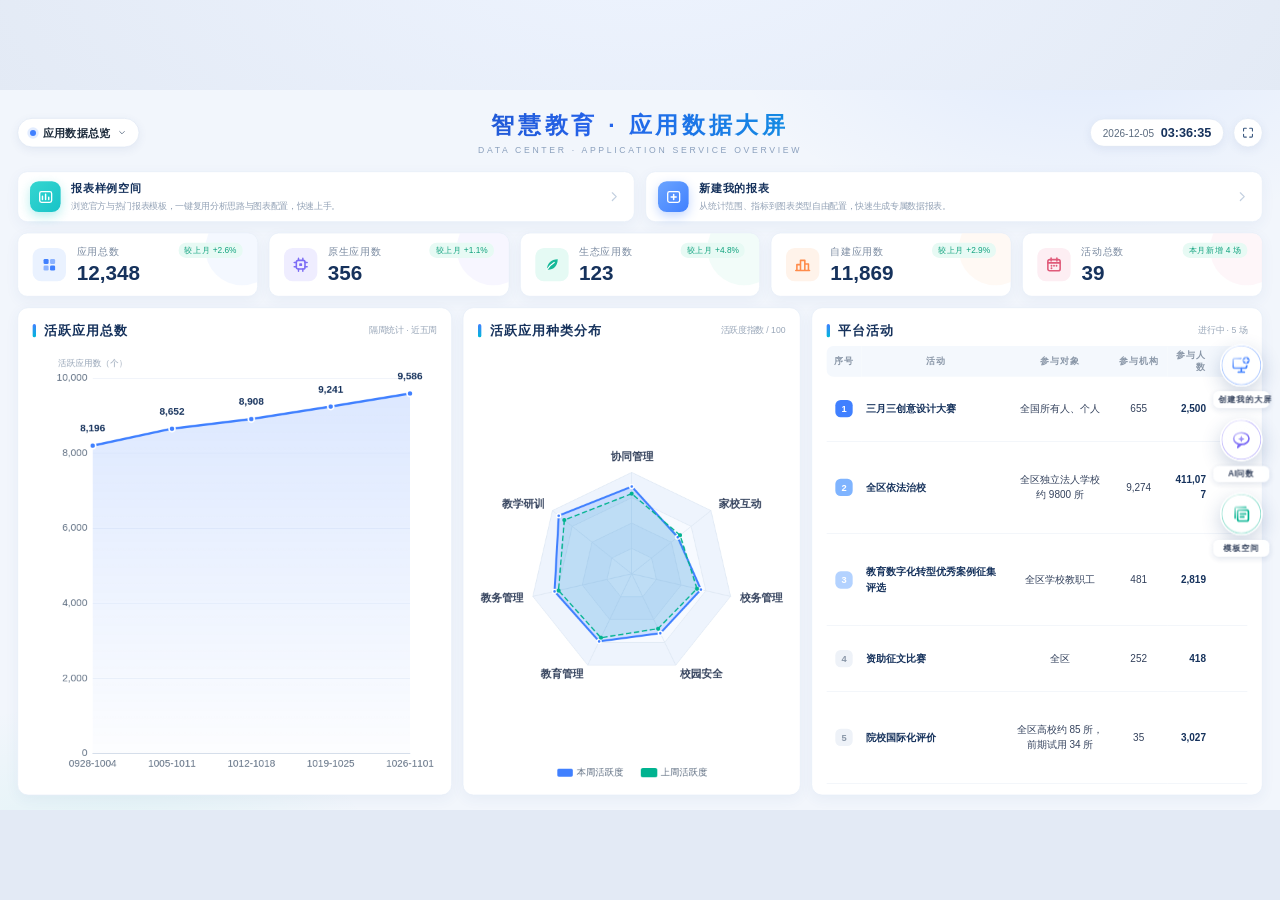
<file: bigscreen/index.html>
<!DOCTYPE html>
<html lang="zh-CN">
<!--
  部署说明（无需构建，无后端）：
  1. 整个 bigscreen/ 目录拷至展示终端（ECharts 已本地化在 lib/，支持离线/内网）。
  2. 任一起一个静态服务即可，例如：python -m http.server 8080（在 bigscreen 目录下执行）。
  3. 浏览器访问 http://127.0.0.1:8080/ ，按 F11 或点击右上角全屏按钮进入全屏；
     全屏态出现左右切换按钮，可切换多张大屏；右上角「缩小」按钮返回普通态。
-->
<head>
  <meta charset="UTF-8">
  <meta name="viewport" content="width=device-width, initial-scale=1.0">
  <link rel="icon" href="data:,">
  <title>智慧教育 · 应用数据大屏</title>
  <link rel="stylesheet" href="css/screen.css">
</head>
<body>
<div id="viewport">
  <div id="stage">
    <!-- ===== 头部 ===== -->
    <header class="hd">
      <div class="hd-left">
        <!-- 左上角：屏切换器，兼容「下拉菜单」与「单 Tab」两种形态 -->
        <div id="screenSwitch" class="switch">
          <button id="switchBtn" class="switch-btn" type="button">
            <span class="switch-dot"></span>
            <span id="switchLabel">应用数据总览</span>
            <svg id="switchCaret" class="switch-caret" width="14" height="14" viewBox="0 0 24 24" fill="none">
              <path d="M6 9l6 6 6-6" stroke="#6b7b90" stroke-width="2.4" stroke-linecap="round" stroke-linejoin="round"/>
            </svg>
          </button>
          <ul id="switchMenu" class="switch-menu"></ul>
        </div>
      </div>

      <div class="hd-center">
        <h1 class="hd-title">智慧教育 · 应用数据大屏</h1>
        <p class="hd-sub">DATA CENTER · APPLICATION SERVICE OVERVIEW</p>
      </div>

      <div class="hd-right">
        <div class="hd-clock">
          <span id="calDate">--</span>
          <span id="calTime">--:--:--</span>
        </div>
        <button id="fsBtn" class="icon-btn" type="button" title="全屏展开">
          <svg width="20" height="20" viewBox="0 0 24 24" fill="none">
            <path d="M4 9V5.5A1.5 1.5 0 0 1 5.5 4H9M15 4h3.5A1.5 1.5 0 0 1 20 5.5V9M20 15v3.5a1.5 1.5 0 0 1-1.5 1.5H15M9 20H5.5A1.5 1.5 0 0 1 4 18.5V15"
              stroke="#3d5a80" stroke-width="2" stroke-linecap="round" stroke-linejoin="round"/>
          </svg>
        </button>
      </div>
    </header>

    <!-- ===== 顶部两个入口卡片 ===== -->
    <section class="top-cards">
      <button class="top-card tpl-space" type="button" data-action="tpl">
        <span class="tc-ico">
          <svg viewBox="0 0 24 24" fill="none">
            <rect x="3.4" y="4.2" width="17.2" height="15.6" rx="2.6" stroke="#fff" stroke-width="1.9"/>
            <path d="M7.4 15.6V11M11.9 15.6V7.9M16.4 15.6v-3.2" stroke="#fff" stroke-width="2.1" stroke-linecap="round"/>
          </svg>
        </span>
        <span class="tc-body">
          <span class="tc-title">报表样例空间</span>
          <span class="tc-desc">浏览官方与热门报表模板，一键复用分析思路与图表配置，快速上手。</span>
        </span>
        <svg class="tc-arrow" width="20" height="20" viewBox="0 0 24 24" fill="none">
          <path d="M9 5l7 7-7 7" stroke="currentColor" stroke-width="2.2" stroke-linecap="round" stroke-linejoin="round"/>
        </svg>
      </button>

      <button class="top-card tpl-create" type="button" data-action="create">
        <span class="tc-ico">
          <svg viewBox="0 0 24 24" fill="none">
            <rect x="3.4" y="4.2" width="17.2" height="15.6" rx="2.6" stroke="#fff" stroke-width="1.9"/>
            <path d="M12 8.4v7.2M8.4 12h7.2" stroke="#fff" stroke-width="2.2" stroke-linecap="round"/>
          </svg>
        </span>
        <span class="tc-body">
          <span class="tc-title">新建我的报表</span>
          <span class="tc-desc">从统计范围、指标到图表类型自由配置，快速生成专属数据报表。</span>
        </span>
        <svg class="tc-arrow" width="20" height="20" viewBox="0 0 24 24" fill="none">
          <path d="M9 5l7 7-7 7" stroke="currentColor" stroke-width="2.2" stroke-linecap="round" stroke-linejoin="round"/>
        </svg>
      </button>
    </section>

    <!-- ===== KPI 卡片区（可多行） ===== -->
    <div class="kpi-area" id="kpiArea"></div>

    <!-- ===== 主图表区（每屏两栏） ===== -->
    <main class="main-row" id="mainRow"></main>

    <!-- ===== 全屏态：左右切换 + 缩小 ===== -->
    <button id="navPrev" class="nav-btn nav-left" type="button" title="上一张大屏">
      <svg width="26" height="26" viewBox="0 0 24 24" fill="none"><path d="M15 5l-7 7 7 7" stroke="#3d5a80" stroke-width="2.6" stroke-linecap="round" stroke-linejoin="round"/></svg>
    </button>
    <button id="navNext" class="nav-btn nav-right" type="button" title="下一张大屏">
      <svg width="26" height="26" viewBox="0 0 24 24" fill="none"><path d="M9 5l7 7-7 7" stroke="#3d5a80" stroke-width="2.6" stroke-linecap="round" stroke-linejoin="round"/></svg>
    </button>
    <button id="fsExit" class="fs-exit" type="button">
      <svg width="16" height="16" viewBox="0 0 24 24" fill="none">
        <path d="M9 4v3.5A1.5 1.5 0 0 1 7.5 9H4M20 9h-3.5A1.5 1.5 0 0 1 15 7.5V4M15 20v-3.5a1.5 1.5 0 0 1 1.5-1.5H20M4 15h3.5A1.5 1.5 0 0 1 9 16.5V20"
          stroke="#3d5a80" stroke-width="2" stroke-linecap="round" stroke-linejoin="round"/>
      </svg>
      <span>缩小</span>
    </button>

    <!-- ===== 非全屏态：右侧悬浮入口（圆形图标 + 常驻文字） ===== -->
    <div id="dock" class="dock">
      <!-- 创建我的大屏：显示器 + 加号角标 -->
      <button class="dock-btn b-create" type="button" data-action="create" aria-label="创建我的大屏">
        <span class="dock-ico">
          <svg viewBox="0 0 24 24" fill="none">
            <rect x="2.8" y="4.4" width="15.2" height="10.8" rx="2" stroke="#4080ff" stroke-width="1.9"/>
            <path d="M8.6 19.7h6.8M12 15.2v4.5" stroke="#4080ff" stroke-width="1.9" stroke-linecap="round"/>
            <circle cx="17.3" cy="6.5" r="4.8" fill="#4080ff" stroke="#fff" stroke-width="1.6"/>
            <path d="M17.3 4.4v4.2M15.2 6.5h4.2" stroke="#fff" stroke-width="1.7" stroke-linecap="round"/>
          </svg>
        </span>
        <span class="dock-label">创建我的大屏</span>
      </button>
      <!-- AI问数：对话气泡 + AI 灵光辉点 -->
      <button class="dock-btn b-ai" type="button" data-action="ai" aria-label="AI问数">
        <span class="dock-ico">
          <svg viewBox="0 0 24 24" fill="none">
            <ellipse cx="12" cy="10.6" rx="8.6" ry="6.6" stroke="#7c6cf5" stroke-width="1.9"/>
            <path d="M9.4 16.1L8 20.6l4.6-4.1" stroke="#7c6cf5" stroke-width="1.9" stroke-linejoin="round" fill="none"/>
            <path d="M12 7.2l1.15 2.6 2.6 1.15-2.6 1.15L12 14.7l-1.15-2.6-2.6-1.15 2.6-1.15L12 7.2z" fill="#7c6cf5"/>
          </svg>
        </span>
        <span class="dock-label">AI问数</span>
      </button>
      <!-- 模板空间：叠放的模板卡片 -->
      <button class="dock-btn b-tpl" type="button" data-action="tpl" aria-label="模板空间">
        <span class="dock-ico">
          <svg viewBox="0 0 24 24" fill="none">
            <path d="M5 16.6V6a1.3 1.3 0 0 1 1.3-1.3H17" stroke="#00b390" stroke-width="1.9" stroke-linecap="round"/>
            <rect x="7.8" y="7.8" width="12.2" height="12.2" rx="2" fill="#fff" stroke="#00b390" stroke-width="1.9"/>
            <path d="M11 12h5.8M11 15.4h3.8" stroke="#00b390" stroke-width="1.9" stroke-linecap="round"/>
          </svg>
        </span>
        <span class="dock-label">模板空间</span>
      </button>
    </div>

    <div id="toast" class="toast"></div>
  </div>
</div>

<script src="lib/echarts.min.js"></script>
<script src="js/data.js"></script>
<script src="js/app.js"></script>
</body>
</html>
</file>
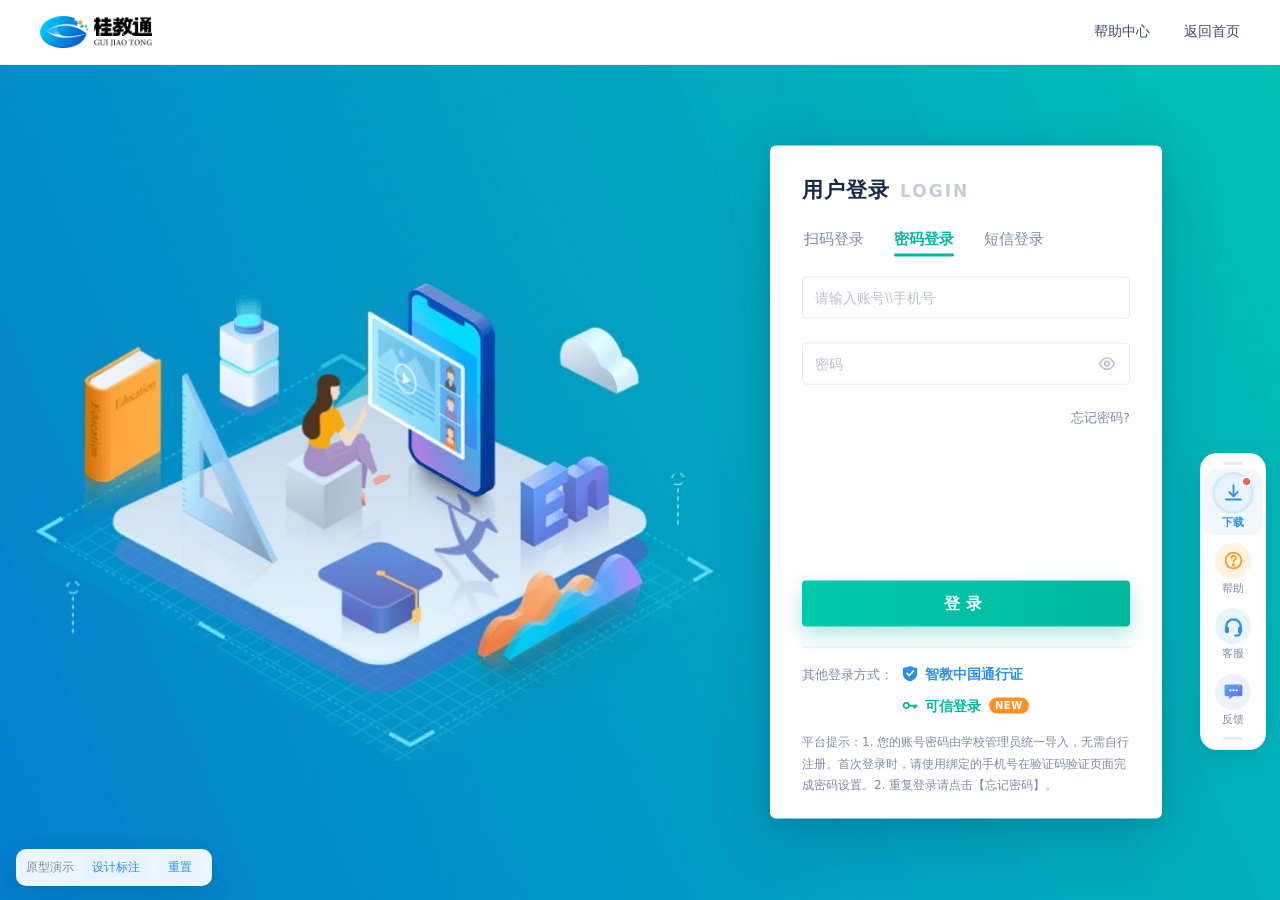
<file: login-ybt/index.html>
<!DOCTYPE html>
<html lang="zh-CN">
<head>
<meta charset="utf-8" />
<meta name="viewport" content="width=device-width, initial-scale=1" />
<title>桂教通 · 用户登录 · 可信登录对接（一表通）高保真原型</title>
<style>
  :root{
    --teal-400:#00d1b2;
    --teal-500:#00b89e;
    --cyan-500:#0f9fc0;
    --blue-500:#1565d8;
    --green-500:#00c2a4;
    --green-600:#00b89e;
    --link-blue:#2c8fec;
    --ink-900:#182a48;
    --ink-700:#3d4d6b;
    --ink-500:#7b8aa4;
    --ink-300:#a9b6c9;
    --line:#e6ecf6;
    --new-orange:#ff8f1f;
  }
  *{box-sizing:border-box;margin:0;padding:0;}
  html,body{height:100%;}
  body{
    font-family:"PingFang SC","Microsoft YaHei","Hiragino Sans GB",system-ui,-apple-system,sans-serif;
    color:var(--ink-900);background:#eef3fb;
    -webkit-font-smoothing:antialiased;overflow:hidden;
  }
  a{text-decoration:none;color:inherit;}
  button{font-family:inherit;border:0;background:none;cursor:pointer;color:inherit;}

  /* ---------- 顶栏 ---------- */
  .topbar{height:64px;background:#fff;position:relative;z-index:30;display:flex;align-items:center;
          padding:0 40px;box-shadow:0 1px 0 #eef2f9;}
  .logo{display:flex;align-items:center;gap:10px;}
  .logo-img{display:block;height:32px;width:auto;}
  .logo-mark{width:38px;height:38px;border-radius:50%;
    background:conic-gradient(from 210deg,#2c8fec,#37c4d8,#2c8fec,#5fa8f5,#2c8fec);
    display:grid;place-items:center;position:relative;overflow:hidden;}
  .logo-mark::after{content:"";position:absolute;inset:4px;border-radius:50%;background:#fff;}
  .logo-mark b{position:relative;z-index:2;font-size:17px;font-weight:800;color:#1f7ac4;
    font-style:italic;letter-spacing:-1px;}
  .logo-txt b{display:block;font-size:20px;letter-spacing:2px;line-height:1.15;color:#1a2b4a;}
  .logo-txt i{display:block;font-style:normal;font-size:8px;letter-spacing:2.2px;color:var(--ink-300);}
  .topnav{margin-left:auto;display:flex;align-items:center;gap:34px;font-size:14px;color:var(--ink-700);}
  .topnav a{transition:.2s;}
  .topnav a:hover{color:var(--link-blue);}

  /* ---------- 主体 ---------- */
  /* 背景图：参考图 base64 内嵌，cover 铺满，渐变色作加载兜底 */
  .stage{position:relative;height:calc(100vh - 64px);min-height:640px;overflow:hidden;
    background-color:#0f8fc4;background-image:url("[data-uri]");
    background-size:cover;background-position:center;background-repeat:no-repeat;}

  /* ---------- 登录卡 ---------- */
  .card{
    position:absolute;z-index:10;width:392px;background:#fff;border-radius:6px;
    padding:30px 32px 22px;right:118px;top:50%;transform:translateY(-50%);
    box-shadow:0 18px 60px rgba(9,44,88,.22),0 4px 14px rgba(9,44,88,.10);
  }
  .card h1{font-size:21px;font-weight:800;letter-spacing:1px;display:flex;align-items:baseline;gap:10px;}
  .card h1 .en{font-size:17px;font-weight:600;color:#c3ccd9;letter-spacing:2px;}
  .tabs{display:flex;gap:26px;margin:22px 0 20px;position:relative;}
  .tab{font-size:14.5px;color:var(--ink-500);padding:4px 2px 8px;position:relative;transition:.2s;}
  .tab:hover{color:var(--green-600);}
  .tab.on{color:var(--green-600);font-weight:700;}
  .tab.on::after{content:"";position:absolute;left:2px;right:2px;bottom:0;height:3px;border-radius:3px;
    background:var(--green-600);}

  .pane{display:none;flex-direction:column;min-height:350px;}
  .pane.on{display:flex;}
  .field{position:relative;margin-bottom:24px;}
  .field input{
    width:100%;height:42px;border:1px solid #e3e8f0;border-radius:4px;padding:0 40px 0 12px;
    font-size:14px;color:var(--ink-900);outline:none;transition:.2s;background:#fff;
  }
  .field input::placeholder{color:#b6c1d2;}
  .field input:focus{border-color:var(--green-600);box-shadow:0 0 0 3px rgba(0,184,158,.14);}
  .eye{position:absolute;right:10px;top:50%;transform:translateY(-50%);width:26px;height:26px;
    display:grid;place-items:center;color:#b6c1d2;cursor:pointer;}
  .eye:hover{color:var(--ink-500);}
  .sms-btn{position:absolute;right:6px;top:50%;transform:translateY(-50%);height:30px;padding:0 12px;
    font-size:12.5px;color:var(--link-blue);border-left:1px solid #e3e8f0;border-radius:0;}
  .sms-btn:disabled{color:var(--ink-300);cursor:not-allowed;}
  .forget{display:block;text-align:right;font-size:13px;color:var(--ink-500);margin:0;transition:.2s;}
  .forget:hover{color:var(--link-blue);}
  .btn-login{
    width:100%;height:46px;border-radius:4px;font-size:16px;font-weight:700;letter-spacing:6px;
    color:#fff;background:linear-gradient(90deg,#00c9ab,#00b89e);
    box-shadow:0 8px 20px rgba(0,184,158,.32);transition:.25s;margin-top:auto;
  }
  .btn-login:hover{filter:brightness(1.05);transform:translateY(-1px);}
  .btn-login:active{transform:translateY(0);}
  .btn-login.is-loading{
    letter-spacing:2px;cursor:progress;
    background:linear-gradient(90deg,#00b89e,#00a68d);
    box-shadow:0 6px 14px rgba(0,184,158,.24);
    filter:none;transform:none;
  }
  .btn-login .spin{
    display:inline-block;width:14px;height:14px;margin-right:8px;vertical-align:-2px;
    border-radius:50%;border:2px solid rgba(255,255,255,.4);border-top-color:#fff;
    animation:btnspin .7s linear infinite;
  }
  @keyframes btnspin{to{transform:rotate(360deg);}}
  @media (prefers-reduced-motion:reduce){ .btn-login .spin{animation:none;} }

  /* 扫码 pane */
  .qr-box{width:184px;height:184px;margin:10px auto 0;border:1px solid #e3e8f0;border-radius:6px;
    display:grid;place-items:center;position:relative;overflow:hidden;background:#fbfdff;}
  .qr-box canvas{width:150px;height:150px;}
  .qr-tip{text-align:center;font-size:13px;color:var(--ink-500);margin:auto 0 0;padding-bottom:6px;}
  .qr-tip b{color:var(--green-600);}

  /* ---------- 其他登录方式 ---------- */
  .other{margin-top:20px;padding-top:16px;border-top:1px solid var(--line);}
  .other-grid{display:flex;align-items:flex-start;}
  .other-label{font-size:12.5px;color:var(--ink-500);flex:none;line-height:20px;padding-top:1px;}
  .other-entries{display:flex;flex-direction:column;gap:12px;margin-left:8px;}
  .other-item{display:inline-flex;align-items:center;gap:6px;font-size:14px;font-weight:700;
    color:var(--link-blue);transition:.2s;position:relative;line-height:20px;}
  .other-item:hover{filter:brightness(1.1);}
  /* 可信登录与通行证区分：品牌绿字体 */
  .other-item.trust{color:#00b89e;}
  .new-badge{font-size:10px;font-weight:700;color:#fff;background:var(--new-orange);
    border-radius:8px;padding:1px 6px;letter-spacing:.5px;line-height:1.4;}
  .other-line{display:flex;align-items:center;gap:8px;}

  .notice{margin-top:16px;font-size:12px;color:var(--ink-500);line-height:1.8;}
  .notice b{color:var(--ink-700);font-weight:600;}

  /* ---------- 右侧悬浮坞（复刻 portal-harmony，无管理员） ---------- */
  .dock{position:fixed;right:14px;bottom:150px;z-index:200;}
  .dock-rail{
    width:66px;background:#fff;border-radius:16px;border:1px solid #e8eefa;
    box-shadow:0 10px 34px rgba(18,45,110,.13),0 2px 8px rgba(18,45,110,.05);
    padding:8px 0 9px;display:flex;flex-direction:column;align-items:center;
  }
  .rail-handle{width:20px;height:3px;border-radius:2px;background:#e3eaf7;margin:0 0 4px;flex:none;}
  .rail-handle.b{margin:6px 0 0;}
  .rail-btn{
    width:58px;padding:8px 0 7px;border-radius:12px;display:flex;flex-direction:column;align-items:center;gap:4px;
    transition:.2s;position:relative;background:transparent;border:0;cursor:pointer;font-family:inherit;
  }
  .rail-btn .ico{
    width:36px;height:36px;border-radius:50%;display:grid;place-items:center;
    color:var(--c,#2c8fec);background:var(--bg,#e7f4fd);transition:.22s;
  }
  .rail-btn .ico svg{width:21px;height:21px;transition:transform .26s cubic-bezier(.34,1.56,.64,1);}
  .rail-btn .lb{font-size:10.5px;color:#7b8aa4;letter-spacing:.3px;white-space:nowrap;line-height:1;transition:.2s;}
  .rail-btn:hover{background:#f0f8fe;}
  .rail-btn:hover .ico{transform:translateY(-2px);box-shadow:0 6px 14px rgba(18,45,110,.12);}
  /* 点击反馈：按下回弹 + 图标微缩，激活时描边光圈、文字变主题色 */
  .rail-btn:active{transform:scale(.95);}
  .rail-btn:active .ico{transform:scale(.9);}
  .rail-btn:active .ico svg{transform:scale(.9);}
  .rail-btn.on{background:#f0f8fe;}
  .rail-btn.on .ico{box-shadow:0 0 0 3px rgba(44,143,236,.14);transform:translateY(-2px);}
  .rail-btn.on .ico svg{transform:scale(1.06);}
  .rail-btn.on .lb{color:var(--c,#2c8fec);font-weight:600;}
  .rail-btn .dot{
    position:absolute;top:9px;right:12px;width:7px;height:7px;border-radius:50%;background:#ff5b4d;
    box-shadow:0 0 0 2px #fff;
  }
  /* ---------- 下载面板（对齐 portal-harmony） ---------- */
  .dock-panel{
    width:246px;background:#fff;border-radius:12px;box-shadow:0 14px 40px rgba(18,45,110,.16),0 2px 8px rgba(18,45,110,.08);
    padding:12px 8px 10px;position:absolute;right:calc(100% + 10px);top:2px;
    opacity:0;transform:translateX(14px) scale(.97);pointer-events:none;
    transition:opacity .22s ease,transform .22s cubic-bezier(.34,1.4,.64,1);
    transform-origin:right top;
  }
  .dock-panel.open{opacity:1;transform:none;pointer-events:auto;}
  .panel-head{display:flex;align-items:center;gap:8px;padding:0 8px 10px;font-size:12.5px;color:var(--ink-500);}
  .panel-head b{color:var(--ink-900);font-size:13px;flex:none;white-space:nowrap;}
  .panel-head span{margin-left:auto;font-size:11px;color:var(--ink-300);}
  /* 右上角引导：强化提醒（同 portal-harmony） */
  .panel-head .qr-hint{
    margin-left:auto;display:inline-flex;align-items:center;gap:4px;flex:none;white-space:nowrap;
    padding:3px 7px 3px 6px;border-radius:20px;
    font-size:11px;font-weight:700;letter-spacing:0;
    color:#d9630a;background:#fff4e6;border:1px solid #ffd6a8;
    animation:hintBreath 2.2s ease-in-out infinite;
  }
  .panel-head .qr-hint svg{flex:none;}
  .dock-panel:hover .panel-head .qr-hint{
    color:#fff;background:#f5811f;border-color:#f5811f;
    animation:none;box-shadow:0 2px 8px rgba(245,129,31,.35);
  }
  @keyframes hintBreath{
    0%,100%{box-shadow:0 0 0 0 rgba(245,129,31,0);}
    50%{box-shadow:0 0 0 4px rgba(245,129,31,.13);}
  }
  @media (prefers-reduced-motion:reduce){ .panel-head .qr-hint{animation:none;} }
  .row{
    display:flex;align-items:center;gap:10px;height:42px;padding:0 10px;border-radius:8px;cursor:pointer;
    transition:.18s;position:relative;
  }
  .row:hover,.row.active{background:#eef7fe;}
  .row .rico{width:22px;height:22px;display:grid;place-items:center;flex:none;}
  .row .rname{font-size:13px;color:var(--ink-700);white-space:nowrap;}
  .row:hover .rname,.row.active .rname{color:#2c8fec;}
  .row .new{
    margin-left:auto;font-size:9.5px;font-weight:700;color:#fff;letter-spacing:.4px;
    background:linear-gradient(90deg,#ff6b52,#e8453c);padding:2px 5px;border-radius:4px;
    box-shadow:0 2px 6px rgba(232,69,60,.35);
  }
  .row .arrow{margin-left:auto;color:#c6d2e6;font-size:12px;}
  .row.is-new::before{
    content:"";position:absolute;left:2px;top:12px;bottom:12px;width:2px;border-radius:2px;
    background:linear-gradient(180deg,#ff8a6a,#e8453c);opacity:.9;
  }
  /* 二维码浮层：让出「图标栏 66 + 间距 10 + 面板 246 + 间隙 10」 */
  .qr-pop{
    width:296px;background:#fff;border-radius:14px;box-shadow:0 14px 40px rgba(18,45,110,.16),0 2px 8px rgba(18,45,110,.08);
    padding:16px 16px 14px;position:absolute;right:calc(100% + 266px);top:0;
    opacity:0;transform:translateX(12px) scale(.96);pointer-events:none;
    transition:opacity .2s ease,transform .22s cubic-bezier(.34,1.4,.64,1);
    transform-origin:right center;
  }
  .qr-pop::after{
    content:"";position:absolute;right:-6px;top:36px;width:12px;height:12px;background:#fff;
    transform:rotate(45deg);box-shadow:3px -3px 6px rgba(18,45,110,.04);
  }
  .qr-pop.open{opacity:1;transform:none;pointer-events:auto;}
  /* ---- 二维码浮层内部（与 portal-harmony 完全一致） ---- */
  [hidden]{display:none!important;}
  .qp-head{display:flex;align-items:center;gap:9px;padding:0 0 12px 0;border-bottom:1px dashed var(--line);position:relative;}
  .qp-head .logo{width:34px;height:34px;border-radius:9px;background:#eef7fe;display:grid;place-items:center;flex:none;}
  .qp-head h4{margin:0;font-size:14px;white-space:nowrap;}
  .qp-head p{margin:2px 0 0;font-size:11px;color:var(--ink-500);white-space:nowrap;}
  .qp-head .pill{
    font-size:9.5px;padding:2px 6px;border-radius:4px;font-weight:700;margin-left:auto;flex:none;
    color:#0a7d55;background:#e6f8f0;
  }
  .qp-close{
    flex:none;width:22px;height:22px;border-radius:6px;
    display:grid;place-items:center;color:#a9b6c9;transition:.18s;
  }
  .qp-close:hover{background:#eef7fe;color:var(--ink-900);}
  /* 注意：扫码登录页签也用了 .qr-box / .qr-tip，浮层内必须限定在 .qr-pop 作用域，避免互相污染 */
  .qr-pop .qr-box{display:flex;flex-direction:column;align-items:center;padding:14px 0 4px;width:auto;height:auto;margin:0;border:0;background:transparent;position:static;overflow:visible;}
  .qr-pop .qr-frame{
    padding:8px;border-radius:10px;background:#fff;border:1px solid var(--line);
    box-shadow:0 4px 14px rgba(20,50,120,.08);position:relative;
  }
  .qr-pop .qr-frame canvas{display:block;width:150px;height:150px;}
  .qr-pop .qr-logo{
    position:absolute;left:50%;top:50%;transform:translate(-50%,-50%);
    width:34px;height:34px;border-radius:8px;background:#fff;display:grid;place-items:center;
    box-shadow:0 2px 8px rgba(0,0,0,.12);
  }
  .qr-pop .qr-tip{margin:10px 0 0;font-size:11.5px;color:var(--ink-500);text-align:center;line-height:1.55;padding:0 6px;}
  .qp-meta{display:flex;flex-direction:column;gap:7px;margin:13px 0 0;font-size:11.5px;color:var(--ink-500);line-height:1.4;}
  .qp-meta div{display:flex;gap:8px;}
  .qp-meta b{color:var(--ink-700);font-weight:500;flex:none;width:34px;}
  .qp-meta .req{color:#2c8fec;font-weight:600;}
  .qp-actions{display:flex;gap:8px;margin-top:12px;}
  .qp-actions .btn{
    height:32px;border-radius:7px;font-size:12px;display:inline-flex;align-items:center;justify-content:center;
    gap:5px;transition:.18s;flex:1;border:0;cursor:pointer;font-family:inherit;
    background:linear-gradient(135deg,#4ea6f0,#2c8fec);color:#fff;box-shadow:0 6px 14px rgba(44,143,236,.30);
  }
  .qp-actions .btn:hover{filter:brightness(1.06);transform:translateY(-1px);}
  /* 小程序按钮：仅作说明，点击不触发任何操作 */
  .qp-actions .btn.noop{cursor:default;}
  .qp-actions .btn.noop:hover{filter:none;transform:none;}
  .qp-foot{margin-top:10px;font-size:11px;color:var(--ink-500);text-align:center;line-height:1.55;}
  .qp-foot a{color:#2c8fec;font-weight:600;border-bottom:1px solid rgba(44,143,236,.32);padding-bottom:1px;}
  /* 无中间面板时（反馈）直接贴坞展开 */
  .qr-pop.solo{right:calc(100% + 10px);}
  @media(max-height:620px){.dock{bottom:60px;}.rail-btn{padding:5px 0 4px;}.rail-btn .lb{font-size:10px;}}

  /* ---------- Toast ---------- */
  .toast{position:fixed;left:50%;top:96px;transform:translate(-50%,-16px);z-index:99;
    background:rgba(16,26,51,.88);color:#fff;font-size:13px;padding:10px 20px;border-radius:8px;
    opacity:0;pointer-events:none;transition:.25s;}
  .toast.show{opacity:1;transform:translate(-50%,0);}

  /* ---------- 演示条 ---------- */
  .demo-bar{position:fixed;left:16px;bottom:14px;z-index:60;display:flex;gap:8px;align-items:center;
    background:rgba(255,255,255,.92);border-radius:10px;padding:7px 10px;font-size:12px;color:var(--ink-500);
    box-shadow:0 8px 24px rgba(9,44,88,.16);}
  .demo-bar button{font-size:12px;color:var(--link-blue);padding:3px 10px;border-radius:6px;
    background:#e7f4fd;transition:.2s;}
  .demo-bar button:hover{background:#d5ebfb;}
  .demo-bar button.on{background:var(--link-blue);color:#fff;}

  /* ---------- 设计标注 pin ---------- */
  .pin{position:absolute;z-index:70;width:24px;height:24px;border-radius:50%;flex:none;
    background:#ff5b4d;color:#fff;font-size:12px;font-weight:800;display:grid;place-items:center;
    cursor:default;box-shadow:0 0 0 4px rgba(255,91,77,.22);animation:pulse 1.8s infinite;display:none;}
  .pin.show{display:grid;}
  @keyframes pulse{0%,100%{box-shadow:0 0 0 4px rgba(255,91,77,.22);}50%{box-shadow:0 0 0 9px rgba(255,91,77,.08);}}
  .pin-tip{position:absolute;z-index:70;background:#fff;border-radius:8px;padding:8px 12px;
    font-size:12px;color:var(--ink-900);box-shadow:0 8px 24px rgba(9,44,88,.2);max-width:230px;line-height:1.6;
    display:none;}
  .pin-tip b{color:#ff5b4d;}
  .pin-tip.show{display:block;}
</style>
</head>
<body>

<!-- ===================== 顶栏 ===================== -->
<header class="topbar">
  <div class="logo">
    <img class="logo-img" src="[data-uri]" alt="桂教通 GUIJIAOTONG">
  </div>
  <nav class="topnav">
    <a href="javascript:toast('帮助中心：原型演示')">帮助中心</a>
    <a href="javascript:void(0)" onclick="return goHome(this)">返回首页</a>
  </nav>
</header>

<!-- ===================== 主体 ===================== -->
<main class="stage" id="stage">
    <!-- 登录卡 -->
  <section class="card" id="card">
    <h1>用户登录 <span class="en">LOGIN</span></h1>

    <div class="tabs" id="tabs">
      <button class="tab" data-pane="p-qr">扫码登录</button>
      <button class="tab on" data-pane="p-pwd">密码登录</button>
      <button class="tab" data-pane="p-sms">短信登录</button>
    </div>

    <!-- 扫码登录 -->
    <div class="pane" id="p-qr">
      <div class="qr-box"><canvas id="qr" width="150" height="150"></canvas></div>
      <p class="qr-tip">请使用 <b>桂教通APP / 微信</b> 扫码登录</p>
    </div>

    <!-- 密码登录 -->
    <div class="pane on" id="p-pwd">
      <div class="field"><input id="acc" type="text" placeholder="请输入账号\\手机号" autocomplete="off"/></div>
      <div class="field">
        <input id="pwd" type="password" placeholder="密码" autocomplete="off"/>
        <span class="eye" id="eye" title="显示/隐藏密码">
          <svg id="eyeSvg" width="18" height="18" viewBox="0 0 24 24" fill="none" stroke="currentColor" stroke-width="2">
            <path d="M2 12 C 5 6.5, 9 4.5, 12 4.5 S 19 6.5, 22 12 C 19 17.5, 15 19.5, 12 19.5 S 5 17.5, 2 12 Z"/>
            <circle cx="12" cy="12" r="3.2"/>
          </svg>
        </span>
      </div>
      <a class="forget" href="javascript:toast('忘记密码：原型演示')">忘记密码?</a>
      <button class="btn-login" onclick="doLogin(this)">登录</button>
    </div>

    <!-- 短信登录 -->
    <div class="pane" id="p-sms">
      <div class="field"><input type="tel" placeholder="请输入手机号" maxlength="11" autocomplete="off"/></div>
      <div class="field">
        <input type="text" placeholder="验证码" maxlength="6" autocomplete="off"/>
        <button class="sms-btn" id="smsBtn">获取验证码</button>
      </div>
      <button class="btn-login" onclick="doLogin(this)">登录</button>
    </div>

    <!-- 其他登录方式（入口与通行证左对齐） -->
    <div class="other">
      <div class="other-grid">
        <span class="other-label">其他登录方式：</span>
        <div class="other-entries">
          <a class="other-item" href="javascript:void(0)" onclick="return doLoginThird(this)">
            <svg width="18" height="18" viewBox="0 0 24 24"><path d="M12 2 C 7 4, 4 4.5, 2.5 4.5 V 12 C 2.5 18 7 21 12 22.5 C 17 21 21.5 18 21.5 12 V 4.5 C 20 4.5 17 4 12 2 Z" fill="#2c8fec"/><path d="M8 11.5 L11 14.5 L16.5 8.5" stroke="#fff" stroke-width="2.2" fill="none" stroke-linecap="round" stroke-linejoin="round"/></svg>
            智教中国通行证
          </a>
          <!-- 可信登录（与通行证区分：绿色字体 + 指纹图标） -->
          <div class="other-line">
            <a class="other-item trust" id="trustLogin" href="javascript:void(0)">
              <svg width="18" height="18" viewBox="0 0 24 24" fill="none" stroke="#00b89e" stroke-width="2.2" stroke-linecap="round" stroke-linejoin="round" aria-hidden="true">
                <circle cx="7" cy="12" r="3.6"/>
                <path d="M10.6 12H21"/>
                <path d="M17.4 12v3.2"/>
                <path d="M20 12v2.4"/>
              </svg>
              可信登录
            </a>
            <span class="new-badge">NEW</span>
          </div>
        </div>
      </div>
    </div>

    <p class="notice">
      平台提示：1. 您的账号密码由学校管理员统一导入，无需自行注册。首次登录时，请使用绑定的手机号在验证码验证页面完成密码设置。2. 重复登录请点击【忘记密码】。
    </p>
  </section>

  <!-- 设计标注 pin -->
  <span class="pin" data-pin="1" style="left:26%;top:18%">1</span>
  <div class="pin-tip" data-tip="1" style="left:26%;top:26%"><b>1 背景（本次改动）</b><br/>背景采用教育场景等距插画（蓝→#00b89e 渐变），衬托教学场景与品牌形象。</div>
  <span class="pin" data-pin="2" style="left:0;top:0">2</span>
  <div class="pin-tip" data-tip="2" style="left:0;top:0"><b>2 可信登录（本次新增）</b><br/>「其他登录方式」下方新增可信登录入口，用于一表通登录对接，免密统一认证。</div>
</main>

<!-- ===================== 右侧悬浮坞（复刻 portal-harmony，无管理员） ===================== -->
<div class="dock" id="dock">
  <!-- 二维码浮层 -->
  <div class="qr-pop" id="qrPop">
    <div class="qp-head">
      <span class="logo" id="qpIcon"></span>
      <div>
        <h4 id="qpTitle">桂教通</h4>
        <p id="qpSub">扫码下载安装</p>
      </div>
      <span class="pill" id="qpPill">官方</span>
      <button class="qp-close" id="qpClose" aria-label="关闭二维码">
        <svg width="12" height="12" viewBox="0 0 24 24" fill="none" stroke="currentColor" stroke-width="2.4" stroke-linecap="round"><path d="M6 6l12 12M18 6 6 18"/></svg>
      </button>
    </div>
    <div class="qr-box">
      <div class="qr-frame">
        <canvas id="qrCanvas" width="440" height="440"></canvas>
        <span class="qr-logo" id="qrLogo"></span>
      </div>
      <p class="qr-tip" id="qpTip">打开手机相机 / 扫一扫，扫描二维码下载</p>
    </div>
    <div class="qp-meta" id="qpMeta"></div>
    <div class="qp-actions" id="qpActions"></div>
    <div class="qp-foot" id="qpFoot"></div>
  </div>

  <!-- 下载面板 -->
  <div class="dock-panel" id="dockPanel">
    <div class="panel-head"><b>下载客户端</b><span class="qr-hint"><svg width="11" height="11" viewBox="0 0 24 24" fill="none" stroke="currentColor" stroke-width="2.2" stroke-linecap="round" stroke-linejoin="round"><rect x="3.2" y="3.2" width="7" height="7" rx="1.6"/><rect x="13.8" y="3.2" width="7" height="7" rx="1.6"/><rect x="3.2" y="13.8" width="7" height="7" rx="1.6"/><path d="M13.8 13.8h3.2v3.2h-3.2zM20.4 13.8h.4M13.8 20.4h.4M18 20.4h2.8"/></svg>点击查看二维码</span></div>
    <div id="rowList"></div>
  </div>

  <div class="dock-rail">
    <span class="rail-handle"></span>
    <button class="rail-btn on" id="railDownload" style="--c:#2c8fec;--bg:#e7f4fd" aria-expanded="false" aria-controls="dockPanel">
      <span class="ico">
        <svg viewBox="0 0 24 24" fill="none" stroke="currentColor" stroke-width="2" stroke-linecap="round" stroke-linejoin="round"><path d="M12 3v11"/><path d="M7.5 10.5 12 15l4.5-4.5"/><path d="M4 18.5h16"/></svg>
      </span>
      <span class="lb">下载</span>
      <span class="dot"></span>
    </button>
    <button class="rail-btn" style="--c:#f59a23;--bg:#fff3e0" data-toast="跳转到 /portal/help">
      <span class="ico">
        <svg viewBox="0 0 24 24" fill="none" stroke="currentColor" stroke-width="2" stroke-linecap="round"><circle cx="12" cy="12" r="9"/><path d="M9.6 9.2a2.5 2.5 0 1 1 3.6 2.2c-.7.4-1.2 1-1.2 1.8v.3"/><circle cx="12" cy="17" r=".8" fill="currentColor"/></svg>
      </span>
      <span class="lb">帮助</span>
    </button>
    <button class="rail-btn" style="--c:#2c8fec;--bg:#e7f4fd" data-toast="智能客服已接入，正在为你接通…">
      <span class="ico">
        <svg viewBox="0 0 24 24"><path d="M3.6 13.4v-1.2a8.4 8.4 0 0 1 16.8 0v1.2" fill="none" stroke="currentColor" stroke-width="2.6" stroke-linecap="round"/><rect x="2.1" y="12.1" width="4.8" height="7.6" rx="2.4" fill="currentColor"/><rect x="17.1" y="12.1" width="4.8" height="7.6" rx="2.4" fill="currentColor"/><path d="M19.5 19.2v.3a2.7 2.7 0 0 1-2.7 2.7h-2.9" fill="none" stroke="currentColor" stroke-width="2.2" stroke-linecap="round"/></svg>
      </span>
      <span class="lb">客服</span>
    </button>
    <button class="rail-btn" id="railFeedback" style="--c:#5b8def;--bg:#eef2ff" data-toast="跳转到 /portal/suggestions">
      <span class="ico">
        <svg viewBox="0 0 24 24" fill="none">
          <defs>
            <linearGradient id="fbRailG" x1="2" y1="3" x2="22" y2="21" gradientUnits="userSpaceOnUse">
              <stop stop-color="#4dabf7"/><stop offset=".55" stop-color="#5b8def"/><stop offset="1" stop-color="#8b5cf6"/>
            </linearGradient>
          </defs>
          <path d="M3.8 3.9h16.4a2 2 0 0 1 2 2v9.4a2 2 0 0 1-2 2h-8.4L7 20.6v-3.3H3.8a2 2 0 0 1-2-2V5.9a2 2 0 0 1 2-2Z" fill="url(#fbRailG)"/>
          <circle cx="8.5" cy="10.6" r="1.25" fill="#fff"/>
          <circle cx="12" cy="10.6" r="1.25" fill="#fff"/>
          <circle cx="15.5" cy="10.6" r="1.25" fill="#fff"/>
          <path d="M18.6 2.1l.62 1.66 1.66.62-1.66.62-.62 1.66-.62-1.66-1.66-.62 1.66-.62Z" fill="#ffc53d"/>
        </svg>
      </span>
      <span class="lb">反馈</span>
    </button>
    <span class="rail-handle b"></span>
  </div>
</div>

<!-- ===================== 演示条 ===================== -->
<div class="demo-bar">
  原型演示
  <button id="btnPin">设计标注</button>
  <button id="btnReset">重置</button>
</div>

<div class="toast" id="toastEl"></div>

<script>
  /* ---------- toast ---------- */
  let toastTimer = null;
  function toast(msg){
    const t = document.getElementById('toastEl');
    t.textContent = msg; t.classList.add('show');
    clearTimeout(toastTimer);
    toastTimer = setTimeout(()=>t.classList.remove('show'), 2200);
  }

  /* ---------- 登录 → 进入门户 ---------- */
  const PORTAL_URL = 'portal-harmony/index.html?login=pwd';   // 门户首页（同目录下的 portal-harmony）
  let goingToPortal = false;
  function enterPortal(delay){
    if(goingToPortal) return;
    goingToPortal = true;
    setTimeout(()=>{ location.href = PORTAL_URL; }, delay || 0);
  }
  function doLogin(btn){
    if(btn.dataset.loading) return;
    btn.dataset.loading = '1';
    btn.classList.add('is-loading');
    btn.disabled = true;
    btn.innerHTML = '<span class="spin"></span>正在登录';
    enterPortal(560);
  }
  /* 第三方登录 / 返回首页：同一套「提示 + 进入门户」交互 */
  function goPortalLike(a, msg){
    if(a.dataset.loading) return false;
    a.dataset.loading = '1';
    a.style.pointerEvents = 'none';
    a.style.opacity = '.55';
    toast(msg);
    enterPortal(520);
    return false;
  }
  function doLoginThird(a){ return goPortalLike(a, '正在通过智教中国通行证登录…'); }
  function goHome(a){ return goPortalLike(a, '正在返回首页…'); }

  /* ---------- tab 切换 ---------- */
  document.querySelectorAll('#tabs .tab').forEach(tab=>{
    tab.addEventListener('click', ()=>{
      document.querySelectorAll('#tabs .tab').forEach(t=>t.classList.remove('on'));
      tab.classList.add('on');
      document.querySelectorAll('.pane').forEach(p=>p.classList.remove('on'));
      document.getElementById(tab.dataset.pane).classList.add('on');
      hidePins();
    });
  });

  /* ---------- 密码可见 ---------- */
  document.getElementById('eye').addEventListener('click', ()=>{
    const pwd = document.getElementById('pwd');
    pwd.type = pwd.type === 'password' ? 'text' : 'password';
  });

  /* ---------- 短信验证码倒计时 ---------- */
  document.getElementById('smsBtn').addEventListener('click', function(){
    if(this.disabled) return;
    let s = 60;
    this.disabled = true; this.textContent = s + 's后重发';
    toast('验证码已发送（原型演示）');
    const iv = setInterval(()=>{
      s--;
      this.textContent = s + 's后重发';
      if(s <= 0){ clearInterval(iv); this.disabled = false; this.textContent = '获取验证码'; }
    }, 1000);
  });

  /* ---------- 悬浮坞 data-toast / 复制 代理 ---------- */
  document.addEventListener('click', e=>{
    const t = e.target.closest('[data-toast]');
    if(!t) return;
    if(t.dataset.copytext){ try{ navigator.clipboard.writeText(t.dataset.copytext); }catch(_){} }
    toast(t.dataset.toast);
  });

  /* ---------- 悬浮坞：下载面板 + 二维码浮层（对齐 portal-harmony） ---------- */
  (function(){
    const ICONS = {
      wechat: '<svg width="20" height="20" viewBox="0 0 24 24" fill="#22b14c"><path d="M9.2 3C5.1 3 1.8 5.7 1.8 9c0 1.9 1.1 3.6 2.8 4.7l-.8 2.3 2.6-1.3c.9.2 1.9.4 2.8.4h.5a5.4 5.4 0 0 1-.2-1.4c0-3.2 3.1-5.8 7-5.8h.5C16.4 5 13.2 3 9.2 3Zm-2.6 3.4a1 1 0 1 1 0 2 1 1 0 0 1 0-2Zm5.2 0a1 1 0 1 1 0 2 1 1 0 0 1 0-2Z"/><path d="M22.2 13.7c0-2.7-2.6-4.9-5.9-4.9s-5.9 2.2-5.9 4.9 2.6 4.9 5.9 4.9c.7 0 1.4-.1 2-.3l2 1-.6-1.8c1.5-.9 2.5-2.3 2.5-3.8Zm-7.8-1.2a.9.9 0 1 1 0 1.8.9.9 0 0 1 0-1.8Zm3.8 0a.9.9 0 1 1 0 1.8.9.9 0 0 1 0-1.8Z"/></svg>',
      android: '<svg width="20" height="20" viewBox="0 0 24 24" fill="#3ddc84"><path d="M6 9h12v7.6a1.4 1.4 0 0 1-1.4 1.4H7.4A1.4 1.4 0 0 1 6 16.6V9Zm-2.6.6a1.3 1.3 0 0 1 1.3 1.3v4.4a1.3 1.3 0 0 1-2.6 0v-4.4A1.3 1.3 0 0 1 3.4 9.6Zm17.2 0a1.3 1.3 0 0 1 1.3 1.3v4.4a1.3 1.3 0 0 1-2.6 0v-4.4a1.3 1.3 0 0 1 1.3-1.3ZM9 18.6h1.7v2.6a1.2 1.2 0 0 1-2.4 0v-2.6H9Zm5.3 0h1.7v2.6a1.2 1.2 0 0 1-2.4 0v-2.6h.7ZM7 4.6 8.2 6.4A6.9 6.9 0 0 1 12 5.4c1.4 0 2.7.4 3.8 1L17 4.6a.5.5 0 0 1 .8.6l-1.1 1.7A6.4 6.4 0 0 1 19.4 9H4.6a6.4 6.4 0 0 1 2.7-2.1L6.2 5.2a.5.5 0 0 1 .8-.6ZM9 7.4a.7.7 0 1 0 0-1.4.7.7 0 0 0 0 1.4Zm6 0a.7.7 0 1 0 0-1.4.7.7 0 0 0 0 1.4Z"/></svg>',
      ios: '<svg width="20" height="20" viewBox="0 0 24 24" fill="#1c1c1e"><path d="M16.4 12.7c0-2.3 1.9-3.4 2-3.5-1.1-1.6-2.8-1.8-3.4-1.9-1.4-.1-2.7.8-3.4.8-.7 0-1.8-.8-3-.8C7.1 7.3 5.7 8.2 5 9.6c-1.5 2.6-.4 6.4 1 8.5.7 1 1.5 2.1 2.7 2.1 1.1 0 1.5-.7 2.8-.7 1.3 0 1.6.7 2.7.7 1.1 0 1.9-1 2.6-2.1.8-1.2 1.2-2.4 1.2-2.5-.1 0-2.6-1-2.6-3.9ZM14.2 5.7c.6-.7 1-1.7.9-2.7-.9 0-2 .6-2.6 1.3-.6.7-1.1 1.7-.9 2.7 1 .1 2-.5 2.6-1.3Z"/></svg>',
      harmony: '<svg width="20" height="20" viewBox="0 0 24 24" fill="none"><path d="M12 2.2c.8 1.6 1.2 3.4 1.2 5.2 0 1.3-.2 2.5-.6 3.6" stroke="#101a33" stroke-width="1.9" stroke-linecap="round"/><path d="M4.8 5.4c1.6.5 3.1 1.4 4.3 2.6.9.9 1.6 1.9 2.1 3" stroke="#101a33" stroke-width="1.9" stroke-linecap="round"/><path d="M19.2 5.4c-1.6.5-3.1 1.4-4.3 2.6-.9.9-1.6 1.9-2.1 3" stroke="#101a33" stroke-width="1.9" stroke-linecap="round"/><path d="M12 16.4c2.6 0 4.7 1.2 5.6 2.9-1.4 1.5-3.4 2.5-5.6 2.5s-4.2-1-5.6-2.5c.9-1.7 3-2.9 5.6-2.9Z" fill="#101a33"/></svg>'
    };

    const CHANNELS = [
      { id:'wx', name:'微信小程序', icon:ICONS.wechat, title:'桂教通小程序',
        tip:'打开微信「扫一扫」，扫描二维码进入小程序', pill:'免安装',
        meta:[['要求','微信 8.0 及以上','req']],
        primary:'打开微信扫一扫', action:'none', link:'https://www.guijiaotong.cn/wxapp?ch=portal_qr' },
      { id:'android', name:'APP(Android版)二维码', icon:ICONS.android, title:'桂教通 · Android 版',
        tip:'安卓手机扫描，跳转应用市场安装', pill:'官方',
        meta:[['要求','Android 8.0 及以上','req']],
        primary:'复制下载链接', link:'https://app.guijiaotong.cn/android?ch=portal_qr' },
      { id:'ios', name:'APP(IOS版)二维码', icon:ICONS.ios, title:'桂教通 · iOS 版',
        tip:'iPhone手机扫描，跳转 App Store 安装', pill:'官方',
        meta:[['要求','iOS 14.0 及以上','req']],
        primary:'复制下载链接', link:'https://app.guijiaotong.cn/ios?ch=portal_qr' },
      { id:'harmony', name:'鸿蒙APP二维码', icon:ICONS.harmony, title:'桂教通 · 鸿蒙版',
        tip:'鸿蒙手机扫码，跳转华为应用市场安装', pill:'官方', isNew:true,
        meta:[['要求','HarmonyOS NEXT 5.0 及以上','req']],
        primary:'复制下载链接', link:'https://app.guijiaotong.cn/hm?ch=portal_harmony_qr' }
    ];

    const panel = document.getElementById('dockPanel');
    const pop = document.getElementById('qrPop');
    const canvas = document.getElementById('qrCanvas');
    const railBtn = document.getElementById('railDownload');
    const rowList = document.getElementById('rowList');
    let lockedId = null, hideTimer = null;

    function drawQR(cv, seed){
      const N = 33, S = cv.width, cell = S / N;
      const ctx = cv.getContext('2d');
      ctx.fillStyle = '#fff'; ctx.fillRect(0,0,S,S);
      ctx.fillStyle = '#101a33';
      let s = 0; for (let i=0;i<seed.length;i++) s = (s*31 + seed.charCodeAt(i)) % 99991;
      const rnd = () => { s = (s*1103515245 + 12345) & 0x7fffffff; return s / 0x7fffffff; };
      const inFinder = (x,y) => (x<8&&y<8) || (x>N-9&&y<8) || (x<8&&y>N-9);
      for (let y=0;y<N;y++) for (let x=0;x<N;x++){
        if (inFinder(x,y)) continue;
        if (x>N/2-4 && x<N/2+4 && y>N/2-4 && y<N/2+4) continue;
        if (y===6 || x===6){ if ((x+y)%2===0) ctx.fillRect(x*cell,y*cell,cell,cell); continue; }
        if (rnd() > .52) ctx.fillRect(x*cell,y*cell,cell,cell);
      }
      const finder = (ox,oy) => {
        ctx.fillStyle='#101a33'; ctx.fillRect(ox*cell,oy*cell,7*cell,7*cell);
        ctx.fillStyle='#fff'; ctx.fillRect((ox+1)*cell,(oy+1)*cell,5*cell,5*cell);
        ctx.fillStyle='#101a33'; ctx.fillRect((ox+2)*cell,(oy+2)*cell,3*cell,3*cell);
      };
      finder(0,0); finder(N-7,0); finder(0,N-7);
      ctx.fillStyle='#101a33'; ctx.fillRect((N-9)*cell,(N-9)*cell,5*cell,5*cell);
      ctx.fillStyle='#fff'; ctx.fillRect((N-8)*cell,(N-8)*cell,3*cell,3*cell);
      ctx.fillStyle='#101a33'; ctx.fillRect((N-7.6)*cell,(N-7.6)*cell,2.2*cell,2.2*cell);
    }

    rowList.innerHTML = CHANNELS.map(c => `
      <div class="row ${c.isNew?'is-new':''}" data-id="${c.id}" role="button" tabindex="0" aria-label="${c.name}，点击查看二维码">
        <span class="rico">${c.icon}</span>
        <span class="rname">${c.name}</span>
        ${c.isNew ? '<span class="new">NEW</span>' : '<span class="arrow">›</span>'}
      </div>`).join('');

    function openPanel(){ clearTimeout(hideTimer); panel.classList.add('open'); railBtn.setAttribute('aria-expanded','true'); }
    function closePanel(force){
      if(lockedId && !force) return;
      clearTimeout(hideTimer);
      hideTimer = setTimeout(()=>{
        panel.classList.remove('open');
        railBtn.setAttribute('aria-expanded','false');
        if(force) closePop();
      }, 220);
    }
    function closePop(){
      lockedId = null;
      pop.classList.remove('open');
      document.querySelectorAll('#rowList .row').forEach(r=>r.classList.remove('active'));
    }
    function showQR(id){
      const c = CHANNELS.find(x=>x.id===id);
      if(!c) return;
      lockedId = id;
      document.querySelectorAll('#rowList .row').forEach(r=>r.classList.toggle('active', r.dataset.id===id));
      document.getElementById('qpIcon').innerHTML = c.icon;
      document.getElementById('qpTitle').textContent = c.title;
      const qpSub = document.getElementById('qpSub');
      qpSub.textContent = c.sub || '';
      qpSub.hidden = !c.sub;
      const pill = document.getElementById('qpPill');
      pill.textContent = c.pill;
      pill.style.color = c.isNew ? '#b5140c' : '#0a7d55';
      pill.style.background = c.isNew ? '#ffece9' : '#e6f8f0';
      document.getElementById('qpTip').textContent = c.tip;
      document.getElementById('qrLogo').innerHTML = c.icon;
      document.getElementById('qpMeta').innerHTML = c.meta.map(([k,v,cls])=>'<div><b>'+k+'</b><span class="'+(cls==='req'?'req':'')+'">'+v+'</span></div>').join('');
      document.getElementById('qpActions').innerHTML = '<button class="btn btn-primary'+(c.action==='none'?' noop':'')+'"'+(c.action==='none'?'':' data-copy="1"')+'>'+c.primary+'</button>';
      const qpFoot = document.getElementById('qpFoot');
      qpFoot.innerHTML = c.foot || '';
      qpFoot.hidden = !c.foot;
      document.getElementById('qpMeta').hidden = !(c.meta && c.meta.length);
      drawQR(canvas, c.id + '|guijiaotong');
      pop.classList.add('open');
      const dot = railBtn.querySelector('.dot'); if(dot) dot.remove();
    }

    rowList.addEventListener('click', e=>{
      const row = e.target.closest('.row'); if(!row) return;
      const id = row.dataset.id;
      if(lockedId === id){ closePop(); return; }
      openPanel(); showQR(id);
    });
    rowList.addEventListener('keydown', e=>{
      if(e.key !== 'Enter' && e.key !== ' ') return;
      const row = e.target.closest('.row'); if(!row) return;
      e.preventDefault(); row.click();
    });
    panel.addEventListener('mouseleave', ()=>closePanel());
    panel.addEventListener('mouseenter', ()=>{ clearTimeout(hideTimer); });
    document.getElementById('qpClose').addEventListener('click', e=>{ e.stopPropagation(); closePop(); });

    railBtn.addEventListener('mouseenter', openPanel);
    railBtn.addEventListener('click', e=>{
      e.stopPropagation();
      panel.classList.contains('open') ? closePanel(true) : openPanel();
    });

    /* 复制到剪贴板：优先 Clipboard API，file:// 等非安全上下文回退 execCommand */
    function copyText(txt){
      const fallback = () => {
        const ta = document.createElement('textarea');
        ta.value = txt;
        ta.style.cssText = 'position:fixed;left:-9999px;top:0;opacity:0;';
        document.body.appendChild(ta);
        ta.select();
        try{ document.execCommand('copy'); }catch(err){}
        document.body.removeChild(ta);
      };
      if(navigator.clipboard && window.isSecureContext){
        navigator.clipboard.writeText(txt).catch(fallback);
      } else {
        fallback();
      }
    }

    pop.addEventListener('click', e=>{
      if(e.target.closest('[data-copy]')){
        const c = CHANNELS.find(x=>x.id===lockedId);
        copyText(c && c.link || '');
        toast('下载链接已复制到剪贴板');
      }
    });

    document.addEventListener('click', e=>{
      if(e.target.closest('#dock')) return;
      if(lockedId) closePop();
      closePanel(true);
    });
    document.addEventListener('keydown', e=>{
      if(e.key === 'Escape' && lockedId) closePop();
    });
  })();

  /* ---------- 可信登录：进入可信身份统一认证页 ---------- */
  document.getElementById('trustLogin').addEventListener('click', e=>{
    e.preventDefault();
    e.stopPropagation();
    hidePins();
    location.href = 'trust.html';
  });

  /* ---------- 二维码占位 ---------- */
  (function(){
    const c = document.getElementById('qr');
    if(!c) return;
    const ctx = c.getContext('2d');
    const N = 25, S = c.width / N;
    let seed = 20261124;
    const rnd = ()=> (seed = (seed * 9301 + 49297) % 233280) / 233280;
    ctx.fillStyle = '#fff'; ctx.fillRect(0,0,c.width,c.height);
    ctx.fillStyle = '#182a48';
    for(let y=0;y<N;y++) for(let x=0;x<N;x++){ if(rnd() > .52) ctx.fillRect(x*S,y*S,S-.6,S-.6); }
    const finder = (fx,fy)=>{
      ctx.fillStyle = '#182a48'; ctx.fillRect(fx*S,fy*S,7*S,7*S);
      ctx.fillStyle = '#fff'; ctx.fillRect((fx+1)*S,(fy+1)*S,5*S,5*S);
      ctx.fillStyle = '#182a48'; ctx.fillRect((fx+2)*S,(fy+2)*S,3*S,3*S);
    };
    finder(0,0); finder(N-7,0); finder(0,N-7);
    ctx.fillStyle = '#00b89e'; ctx.fillRect(10*S,10*S,5*S,5*S);
    ctx.fillStyle = '#fff'; ctx.font = 'bold ' + (2.2*S) + 'px sans-serif';
    ctx.textAlign = 'center'; ctx.textBaseline = 'middle';
    ctx.fillText('G', 12.5*S, 12.6*S);
  })();

  /* ---------- 设计标注 ---------- */
  function hidePins(){
    document.querySelectorAll('.pin,.pin-tip').forEach(el=>el.classList.remove('show'));
  }
  function placePin2(){
    // pin2 锚定在「可信登录」行左侧空白，tip 展开在其下方
    const anchor = document.getElementById('trustLogin').getBoundingClientRect();
    const stage = document.getElementById('stage').getBoundingClientRect();
    const pin2 = document.querySelector('.pin[data-pin="2"]');
    const tip2 = document.querySelector('.pin-tip[data-tip="2"]');
    const x = anchor.left - stage.left - 40;
    const y = anchor.top - stage.top - 2;
    pin2.style.left = x + 'px'; pin2.style.top = y + 'px';
    tip2.style.left = Math.max(8, x - 40) + 'px';
    tip2.style.top = (y + 34) + 'px';
  }
  const btnPin = document.getElementById('btnPin');
  btnPin.addEventListener('click', ()=>{
    const on = !btnPin.classList.contains('on');
    btnPin.classList.toggle('on', on);
    if(on){
      placePin2();
      document.querySelectorAll('.pin').forEach(el=>el.classList.add('show'));
    }else{
      hidePins();
    }
  });
  document.querySelectorAll('.pin').forEach(pin=>{
    pin.addEventListener('mouseenter', ()=>{
      document.querySelectorAll('.pin-tip').forEach(t=>t.classList.remove('show'));
      document.querySelector('.pin-tip[data-tip="' + pin.dataset.pin + '"]').classList.add('show');
    });
    pin.addEventListener('mouseleave', ()=>{
      document.querySelector('.pin-tip[data-tip="' + pin.dataset.pin + '"]').classList.remove('show');
    });
  });

  /* ---------- 重置 ---------- */
  document.getElementById('btnReset').addEventListener('click', ()=>{
    hidePins(); btnPin.classList.remove('on');
    mask.classList.remove('on');
    document.querySelectorAll('#tabs .tab').forEach(t=>t.classList.remove('on'));
    document.querySelector('#tabs .tab[data-pane="p-pwd"]').classList.add('on');
    document.querySelectorAll('.pane').forEach(p=>p.classList.remove('on'));
    document.getElementById('p-pwd').classList.add('on');
    document.getElementById('acc').value = '';
    document.getElementById('pwd').value = '';
    document.getElementById('pwd').type = 'password';
    toast('已重置');
  });
</script>
</body>
</html>
</file>
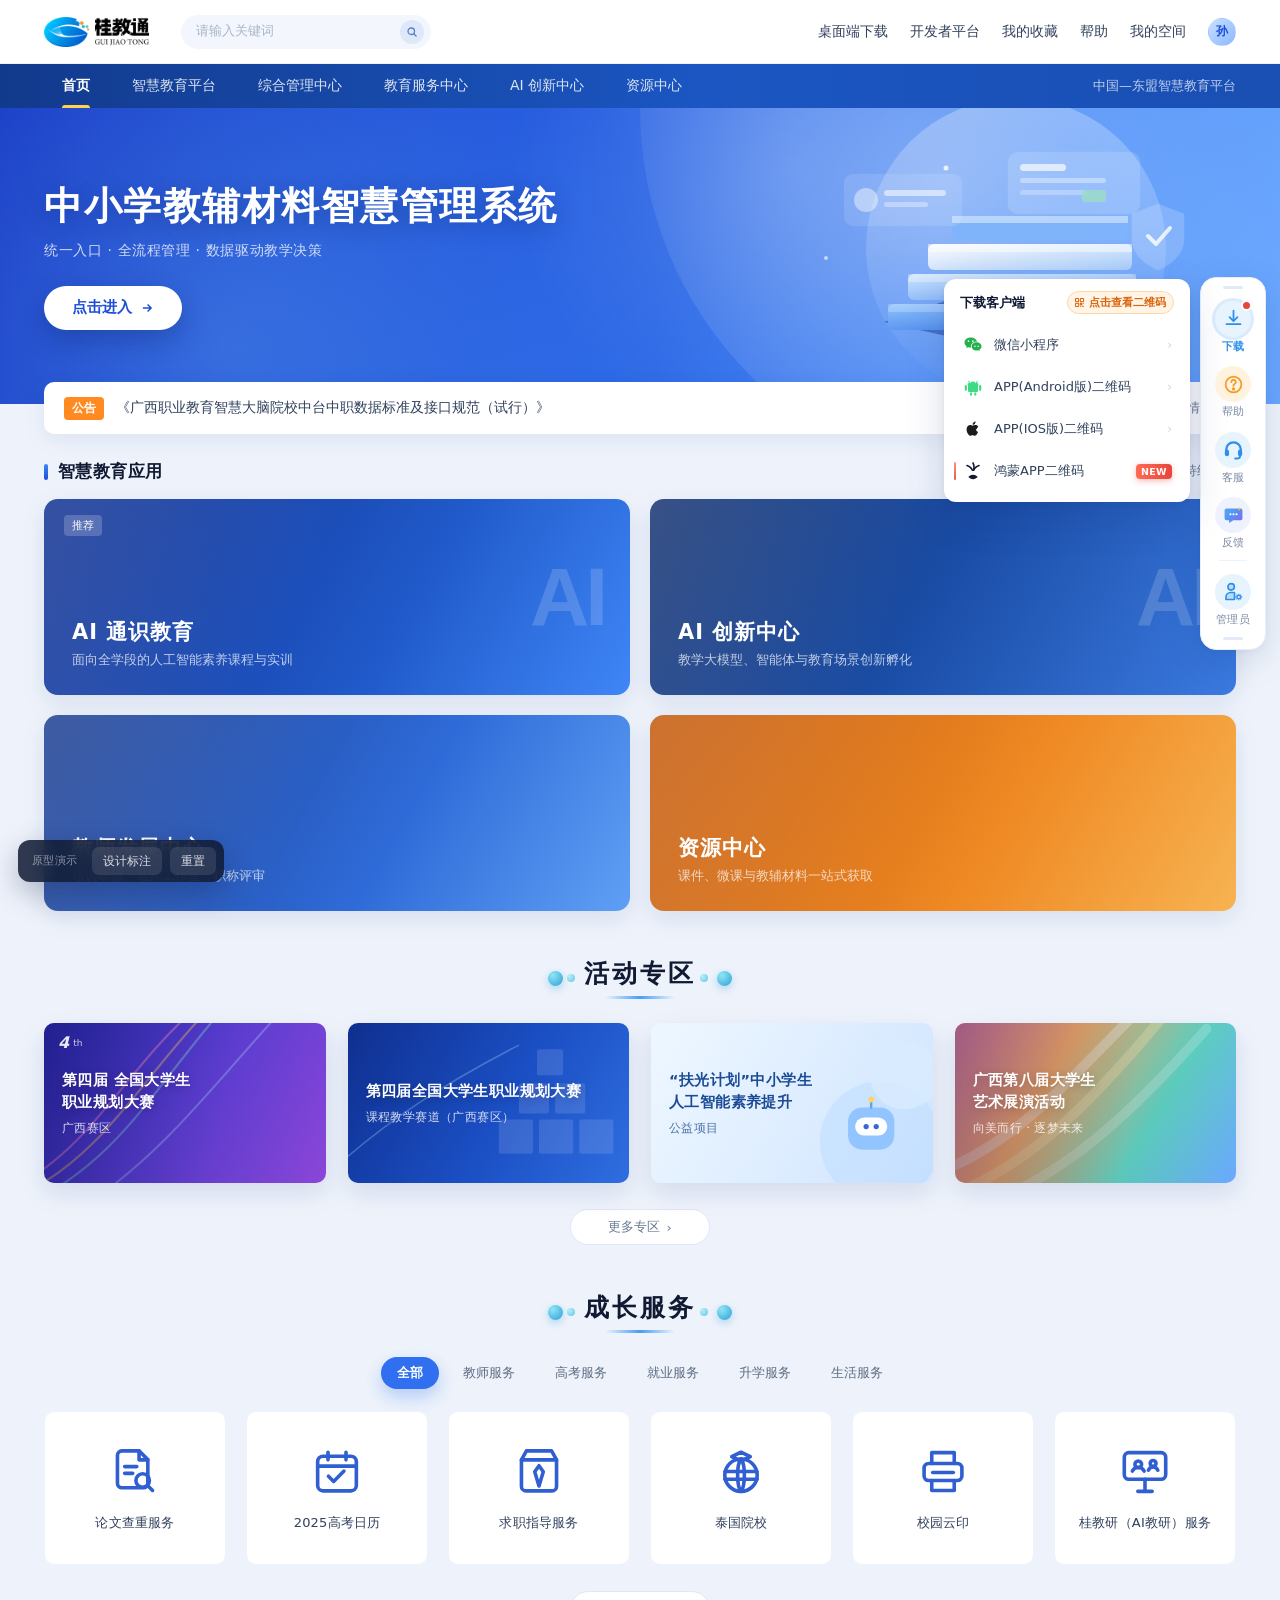
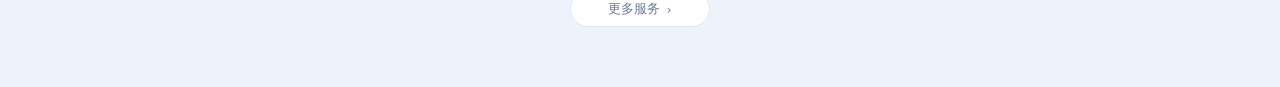
<file: login-ybt/portal-harmony/index.html>
<!DOCTYPE html>
<html lang="zh-CN">
<head>
<meta charset="utf-8" />
<meta name="viewport" content="width=device-width, initial-scale=1" />
<title>桂教通门户 · 新增鸿蒙 APP 二维码 · 高保真原型</title>
<style>
  :root{
    --blue-900:#0e2d7a;
    --blue-800:#16418f;
    --blue-700:#1d4ed8;
    --blue-600:#2a63e8;
    --blue-500:#3d86f7;
    --blue-100:#e8f0ff;
    --blue-50:#f4f8ff;
    --ink-900:#101a33;
    --ink-700:#31405c;
    --ink-500:#6b7a94;
    --ink-300:#a9b6c9;
    --line:#e6ecf6;
    --bg:#eef3fb;
    --red:#e8453c;
    --dock-shadow:0 14px 40px rgba(18,45,110,.16), 0 2px 8px rgba(18,45,110,.08);
  }
  *{box-sizing:border-box;}
  html,body{margin:0;padding:0;}
  body{
    font-family:"PingFang SC","Microsoft YaHei","Hiragino Sans GB",system-ui,-apple-system,sans-serif;
    background:var(--bg); color:var(--ink-900);
    -webkit-font-smoothing:antialiased;
  }
  a{text-decoration:none;color:inherit;}
  button{font-family:inherit;border:0;background:none;cursor:pointer;color:inherit;}
  .wrap{width:min(1240px,calc(100% - 88px));margin:0 auto;}

  /* ---------- 顶部条 ---------- */
  .topbar{height:64px;background:#fff;border-bottom:1px solid #eef2f9;position:relative;z-index:30;}
  .topbar .wrap{height:100%;display:flex;align-items:center;gap:24px;}
  .logo{display:flex;align-items:center;gap:10px;flex:none;}
  .logo-img{display:block;height:30px;width:auto;}
  .logo-mark{
    width:34px;height:34px;border-radius:50%;
    background:conic-gradient(from 200deg,#3d86f7,#1d4ed8,#7cc2ff,#3d86f7);
    display:grid;place-items:center;position:relative;overflow:hidden;
  }
  .logo-mark::after{content:"";position:absolute;inset:3px;border-radius:50%;background:#fff;}
  .logo-mark span{position:relative;z-index:2;font-size:15px;font-weight:800;color:#1d4ed8;}
  .logo-txt b{display:block;font-size:19px;letter-spacing:.5px;line-height:1.1;}
  .logo-txt i{display:block;font-style:normal;font-size:8px;letter-spacing:1.4px;color:var(--ink-300);transform:scale(.96);}
  .search{
    margin-left:8px;width:250px;height:34px;border-radius:18px;background:#f3f6fc;
    display:flex;align-items:center;padding:0 6px 0 14px;gap:8px;color:var(--ink-300);font-size:12.5px;
    border:1px solid transparent;transition:.2s;
  }
  .search:hover{background:#fff;border-color:#d7e3f8;}
  .search .go{width:24px;height:24px;border-radius:50%;background:#dfe8f8;display:grid;place-items:center;margin-left:auto;}
  .topnav{margin-left:auto;display:flex;align-items:center;gap:22px;font-size:13.5px;color:var(--ink-700);}
  .topnav a{position:relative;transition:.2s;}
  .topnav a:hover{color:var(--blue-600);}
  .acct-wrap{position:relative;display:flex;align-items:center;}
  .avatar{width:28px;height:28px;border-radius:50%;background:linear-gradient(135deg,#c9e0ff,#8db8ff);
          display:grid;place-items:center;font-size:11.5px;color:#1d4ed8;font-weight:700;
          border:1px solid transparent;transition:.18s;}
  .avatar:hover{box-shadow:0 0 0 3px rgba(44,143,236,.14);}
  .avatar.on{border-color:#8fbdf5;box-shadow:0 0 0 3px rgba(44,143,236,.18);}

  /* ---------- 账号气泡 ---------- */
  .acct{
    position:absolute;right:-6px;top:calc(100% + 16px);width:300px;z-index:80;
    background:#fff;border-radius:14px;border:1px solid #edf1f8;
    box-shadow:0 20px 48px rgba(18,45,110,.16),0 2px 8px rgba(18,45,110,.05);
    padding:20px 18px 18px;
    opacity:0;transform:translateY(-8px) scale(.97);transform-origin:right top;
    pointer-events:none;transition:opacity .18s ease,transform .22s cubic-bezier(.34,1.36,.64,1);
  }
  .acct.open{opacity:1;transform:none;pointer-events:auto;}
  .acct-x{
    position:absolute;right:9px;top:9px;width:26px;height:26px;border-radius:7px;
    display:grid;place-items:center;color:#b3c0d3;transition:.18s;
  }
  .acct-x:hover{background:#f2f6fc;color:#31405c;}
  .acct-head{display:flex;align-items:center;gap:14px;padding:2px 0 16px;}
  .acct-ava{
    width:58px;height:58px;border-radius:50%;background:#e7eaee;color:#fff;
    display:grid;place-items:center;flex:none;overflow:hidden;
  }
  .acct-ava svg{width:58px;height:58px;}
  .acct-head b{font-size:20px;font-weight:700;letter-spacing:.6px;color:var(--ink-900);}
  .acct-meta{display:flex;flex-direction:column;gap:9px;margin:0;}
  .acct-meta div{display:flex;align-items:center;gap:7px;font-size:13px;line-height:1.5;}
  .acct-meta .mi{width:14px;height:14px;flex:none;display:grid;place-items:center;color:#b0bccd;}
  .acct-meta .mi svg{width:14px;height:14px;display:block;}
  .acct-meta dt{width:30px;flex:none;color:#78879c;}
  .acct-meta dd{margin:0;color:#31405c;letter-spacing:.2px;}

  /* 动作区：三级层次 —— 主操作(实心) / 二级导航(描边+右箭头) / 退出(弱化) */
  .acct-acts{display:flex;flex-direction:column;gap:8px;margin-top:16px;}
  .acct-btn{
    position:relative;height:42px;border-radius:8px;font-size:13.5px;letter-spacing:.2px;
    display:flex;align-items:center;gap:10px;padding:0 12px;text-align:left;
    color:#31405c;background:#fff;border:1px solid #dfe7f1;
    transition:background .18s,border-color .18s,color .18s,box-shadow .18s,transform .12s;
  }
  .acct-btn .bi{width:18px;height:18px;flex:none;display:grid;place-items:center;color:#00b89e;transition:color .18s;}
  .acct-btn .bi svg{width:18px;height:18px;display:block;}
  .acct-btn .tx{flex:1;min-width:0;white-space:nowrap;overflow:hidden;text-overflow:ellipsis;}
  .acct-btn .chev{flex:none;color:#c6d1df;font-size:15px;line-height:1;transition:transform .18s,color .18s;}
  .acct-btn:hover{background:#f6fdfb;border-color:#9fe0d4;}
  .acct-btn:hover .chev{color:#00b89e;transform:translateX(2px);}
  .acct-btn:active{transform:scale(.985);}

  .acct-btn.primary{
    height:44px;background:#00b89e;border-color:#00b89e;color:#fff;font-weight:600;
    box-shadow:0 6px 16px rgba(0,184,158,.24);
  }
  .acct-btn.primary .bi{color:#fff;}
  .acct-btn.primary:hover{background:#00a68d;border-color:#00a68d;box-shadow:0 8px 20px rgba(0,184,158,.3);}

  .acct-sep{height:1px;background:#eef2f8;margin:5px 2px 1px;}
  .acct-btn.ghost{height:38px;background:transparent;border-color:transparent;color:#7d8ba0;font-size:13px;}
  .acct-btn.ghost .bi{color:#a7b4c6;}
  .acct-btn.ghost:hover{background:#fdf3f2;border-color:#f6dcd8;color:#e8453c;}
  .acct-btn.ghost:hover .bi{color:#e8453c;}

  .avatar:focus-visible,.acct-x:focus-visible,.acct-btn:focus-visible{outline:2px solid #2c8fec;outline-offset:2px;}
  /* 窄屏：右侧悬浮坞宽 66px + 右距 14px，气泡整体左移避免被压住 */
  @media (max-width:1413px){ .acct{right:44px;} }
  @media (prefers-reduced-motion:reduce){
    .acct,.acct-btn,.acct-btn .chev{transition:none;}
    .acct-btn:active{transform:none;}
  }

  /* ---------- 主导航 ---------- */
  .mainnav{height:44px;background:linear-gradient(90deg,#123a8c,#1b56c2 55%,#1a4fb3);position:relative;z-index:29;}
  .mainnav .wrap{height:100%;display:flex;align-items:center;gap:6px;}
  .mainnav a{
    font-size:14px;color:rgba(255,255,255,.86);padding:0 18px;height:100%;
    display:flex;align-items:center;position:relative;transition:.2s;
  }
  .mainnav a:hover{color:#fff;background:rgba(255,255,255,.07);}
  .mainnav a.on{color:#fff;font-weight:600;}
  .mainnav a.on::after{content:"";position:absolute;left:18px;right:18px;bottom:0;height:3px;border-radius:3px 3px 0 0;background:#ffd34d;}
  .mainnav .spacer{margin-left:auto;font-size:13px;color:rgba(255,255,255,.72);}

  /* ---------- Hero ---------- */
  .hero{
    height:296px;position:relative;overflow:hidden;
    background:linear-gradient(105deg,#1739c4 0%,#2358dd 38%,#3f86f7 78%,#68a6ff 100%);
  }
  .hero::before{
    content:"";position:absolute;width:760px;height:760px;right:-120px;top:-380px;border-radius:50%;
    background:radial-gradient(circle at 40% 60%,rgba(255,255,255,.30),rgba(255,255,255,0) 62%);
  }
  .hero::after{
    content:"";position:absolute;inset:0;
    background:
      radial-gradient(circle at 18% 80%,rgba(120,200,255,.28),transparent 40%),
      radial-gradient(circle at 62% 20%,rgba(255,255,255,.14),transparent 34%);
  }
  .hero .wrap{position:relative;height:100%;display:flex;align-items:center;z-index:2;}
  .hero-copy{max-width:560px;}
  .hero-copy h1{
    margin:0 0 10px;font-size:38px;line-height:1.3;color:#fff;letter-spacing:1.5px;font-weight:800;
    text-shadow:0 6px 24px rgba(4,20,70,.28);white-space:nowrap;
  }
  .hero-copy p{margin:0 0 26px;color:rgba(255,255,255,.78);font-size:14px;letter-spacing:.6px;}
  .hero-btn{
    display:inline-flex;align-items:center;gap:8px;height:44px;padding:0 28px;border-radius:24px;
    background:#fff;color:#1d4ed8;font-size:15px;font-weight:700;
    box-shadow:0 10px 26px rgba(6,26,90,.28);transition:.25s;
  }
  .hero-btn:hover{transform:translateY(-2px);box-shadow:0 16px 32px rgba(6,26,90,.34);}
  .hero-dots{position:absolute;left:0;bottom:26px;display:flex;gap:7px;}
  .hero-dots i{width:22px;height:4px;border-radius:2px;background:rgba(255,255,255,.34);display:block;}
  .hero-dots i.on{background:#fff;width:34px;}
  .hero-art{position:absolute;right:0;top:0;height:100%;width:620px;pointer-events:none;}
  .hero-art svg{height:100%;width:100%;}

  /* ---------- 内容区 ---------- */
  .content{padding:0 0 60px;}
  .notice{
    margin-top:-22px;position:relative;z-index:5;height:52px;border-radius:10px;background:#fff;
    box-shadow:0 6px 22px rgba(20,50,120,.08);display:flex;align-items:center;gap:12px;padding:0 20px;
    font-size:13.5px;color:var(--ink-700);
  }
  .tag{background:#ff8a1f;color:#fff;font-size:12px;padding:3px 8px;border-radius:4px;font-weight:600;flex:none;}
  .notice .txt{overflow:hidden;white-space:nowrap;text-overflow:ellipsis;}
  .notice .more{margin-left:auto;color:var(--ink-500);font-size:12.5px;display:flex;align-items:center;gap:4px;flex:none;}
  .notice .more:hover{color:var(--blue-600);}

  .sec-title{display:flex;align-items:center;gap:10px;margin:26px 0 16px;}
  .sec-title h2{margin:0;font-size:17px;letter-spacing:.4px;}
  .sec-title i{width:4px;height:16px;border-radius:2px;background:linear-gradient(180deg,#3d86f7,#1d4ed8);display:block;}
  .sec-title em{margin-left:auto;font-style:normal;font-size:12.5px;color:var(--ink-500);}

  .cards{display:grid;grid-template-columns:1fr 1fr;gap:20px;}
  .card{
    height:196px;border-radius:14px;position:relative;overflow:hidden;cursor:pointer;
    box-shadow:0 8px 24px rgba(20,50,120,.10);transition:.3s;
  }
  .card:hover{transform:translateY(-4px);box-shadow:0 18px 40px rgba(20,50,120,.18);}
  .card .bg{position:absolute;inset:0;}
  .card .shine{position:absolute;inset:0;background:linear-gradient(115deg,rgba(255,255,255,.16),transparent 45%);}
  .card .info{position:absolute;left:28px;bottom:26px;color:#fff;z-index:2;}
  .card .info h3{margin:0 0 6px;font-size:21px;letter-spacing:1px;}
  .card .info p{margin:0;font-size:12.5px;color:rgba(255,255,255,.72);}
  .card .ai{
    position:absolute;right:26px;top:50%;transform:translateY(-50%);
    font-size:82px;font-weight:900;color:rgba(255,255,255,.16);letter-spacing:-4px;z-index:1;
    font-family:"Arial Black",Impact,sans-serif;
  }
  .card .badge{position:absolute;top:16px;left:20px;font-size:11px;padding:3px 8px;border-radius:4px;
    background:rgba(255,255,255,.2);color:#fff;backdrop-filter:blur(4px);}
  .c1 .bg{background:linear-gradient(120deg,#0f2f8f,#2059c9 60%,#3f86f7);}
  .c2 .bg{background:linear-gradient(120deg,#12306e,#1b4ea8 50%,#3b7ae0);}
  .c3 .bg{background:linear-gradient(120deg,#1a3c8f,#2f6bd8 60%,#5fa0f5);}
  .c4 .bg{background:linear-gradient(120deg,#c2570a,#ef8a24 60%,#f7b352);}


  /* ---------- 活动专区 / 成长服务 ---------- */
  .sec-head{display:flex;align-items:center;justify-content:center;gap:9px;margin:46px 0 24px;position:relative;}
  .sec-head h2{
    margin:0;font-size:25px;font-weight:800;letter-spacing:3px;color:#101a33;position:relative;padding-bottom:9px;
  }
  .sec-head h2::after{
    content:"";position:absolute;left:50%;bottom:0;transform:translateX(-50%);width:70px;height:3px;border-radius:2px;
    background:linear-gradient(90deg,rgba(61,134,247,0),#4a9bf7,rgba(61,134,247,0));
  }
  .orb{width:15px;height:15px;border-radius:50%;background:radial-gradient(circle at 32% 28%,#8ee6f4,#2f9fd8);box-shadow:0 3px 9px rgba(47,159,216,.36);flex:none;}
  .orb.sm{width:8px;height:8px;margin-left:-5px;background:radial-gradient(circle at 30% 30%,#b7eef8,#63c7e6);box-shadow:none;}

  .vbanners{display:grid;grid-template-columns:repeat(4,1fr);gap:22px;}
  .vb{position:relative;height:160px;border-radius:10px;overflow:hidden;cursor:pointer;
      box-shadow:0 10px 26px rgba(20,50,120,.12);transition:.3s;}
  .vb:hover{transform:translateY(-4px);box-shadow:0 20px 38px rgba(20,50,120,.2);}
  .vb .bgp{position:absolute;inset:0;}
  .vb .txt{position:absolute;inset:0;padding:18px;display:flex;flex-direction:column;justify-content:center;gap:7px;color:#fff;z-index:2;}
  .vb h3{margin:0;font-size:14.5px;line-height:1.5;font-weight:700;letter-spacing:.4px;text-shadow:0 2px 10px rgba(0,0,0,.22);}
  .vb p{margin:0;font-size:11.5px;color:rgba(255,255,255,.82);letter-spacing:.4px;}
  .vb .cap{position:absolute;top:12px;left:14px;font-size:10px;color:rgba(255,255,255,.9);display:flex;align-items:center;gap:4px;z-index:2;}
  .vb .cap b{font-size:16px;font-weight:800;line-height:1;font-style:italic;}
  .vb .cap i{font-style:normal;font-size:9px;opacity:.85;}
  .vb .deco{position:absolute;inset:0;z-index:1;opacity:.95;}
  .vb.b1::after,.vb.b4::after{
    content:"";position:absolute;inset:0;z-index:1;pointer-events:none;
    background:linear-gradient(100deg,rgba(18,10,58,.40),rgba(18,10,58,.06) 62%,transparent);
  }
  .vb.light .txt{color:#1b4b96;}
  .vb.light h3{text-shadow:none;}
  .vb.light p{color:#4a72a8;}
  .vb.light .cap{color:#4a72a8;}

  .b1 .bgp{background:linear-gradient(120deg,#2b2fc9,#5b3fd8 48%,#8b46d8);}
  .b2 .bgp{background:linear-gradient(120deg,#0f2f8f,#1b4fc4 55%,#2f6ee0);}
  .b3 .bgp{background:linear-gradient(120deg,#eef7ff,#dcecff 60%,#cfe4ff);}
  .b4 .bgp{background:linear-gradient(120deg,#ff8fb4,#ffb36b 34%,#5fd3c2 68%,#6aa8ff);}

  .more-btn{display:flex;align-items:center;justify-content:center;gap:6px;margin:26px auto 0;width:140px;height:36px;
    border-radius:18px;background:#fff;border:1px solid #dfe7f5;color:#6b7a94;font-size:13px;transition:.2s;}
  .more-btn:hover{color:#1d4ed8;border-color:#b9d0f5;box-shadow:0 8px 18px rgba(29,78,216,.12);}

  .svc-tabs{display:flex;justify-content:center;gap:8px;margin:0 0 22px;flex-wrap:wrap;}
  .svc-tab{height:32px;padding:0 16px;border-radius:16px;font-size:13px;color:#5c6b82;display:flex;align-items:center;transition:.2s;}
  .svc-tab:hover{color:#1d4ed8;background:#eaf2ff;}
  .svc-tab.on{background:#2f6ff0;color:#fff;font-weight:600;box-shadow:0 8px 18px rgba(47,111,240,.3);}

  .svc-grid{display:grid;grid-template-columns:repeat(6,1fr);gap:20px;}
  .svc{background:#fff;border:1px solid #eef2f9;border-radius:10px;height:154px;
       display:flex;flex-direction:column;align-items:center;justify-content:center;gap:15px;
       cursor:pointer;transition:.25s;}
  .svc:hover{border-color:#c5dbfb;box-shadow:0 14px 30px rgba(20,50,120,.12);transform:translateY(-3px);}
  .svc svg{width:54px;height:54px;}
  .svc span{font-size:13px;color:#31405c;letter-spacing:.2px;}

  /* ---------- 右侧悬浮下载坞 ---------- */
  .dock{
    position:fixed;right:14px;bottom:250px;z-index:200;
  }
  .dock-rail{
    width:66px;background:#fff;border-radius:16px;border:1px solid #e8eefa;
    box-shadow:0 10px 34px rgba(18,45,110,.13),0 2px 8px rgba(18,45,110,.05);
    padding:8px 0 9px;display:flex;flex-direction:column;align-items:center;
  }
  .rail-handle{width:20px;height:3px;border-radius:2px;background:#e3eaf7;margin:0 0 4px;flex:none;}
  .rail-handle.b{margin:6px 0 0;}
  .rail-btn{
    width:58px;padding:8px 0 7px;border-radius:12px;display:flex;flex-direction:column;align-items:center;gap:4px;
    transition:.2s;position:relative;background:transparent;border:0;cursor:pointer;font-family:inherit;
  }
  .rail-btn .ico{
    width:36px;height:36px;border-radius:50%;display:grid;place-items:center;
    color:var(--c,#2f6bff);background:var(--bg,#eaf1ff);transition:.22s;
  }
  .rail-btn .ico svg{width:21px;height:21px;}
  .rail-btn .lb{font-size:10.5px;color:#7b8aa4;letter-spacing:.3px;white-space:nowrap;line-height:1;}
  .rail-btn:hover{background:#f0f8fe;}
  .rail-btn:hover .ico{transform:translateY(-2px);box-shadow:0 6px 14px rgba(18,45,110,.12);}
  .rail-btn.on .ico{box-shadow:0 0 0 3px rgba(44,143,236,.18);}
  .rail-btn.on .lb{color:#2c8fec;font-weight:600;}
  .rail-btn .dot{
    position:absolute;top:9px;right:12px;width:7px;height:7px;border-radius:50%;background:var(--red);
    box-shadow:0 0 0 2px #fff;
  }
  .rail-div{width:28px;height:1px;background:#eef2f9;margin:5px 0;}

  /* 面板（绝对定位，不参与坞高度计算，保证图标栏底距恒为 250px） */
  .dock-panel{
    width:246px;background:#fff;border-radius:12px;box-shadow:var(--dock-shadow);
    padding:12px 8px 10px;position:absolute;right:calc(100% + 10px);top:2px;
    opacity:0;transform:translateX(14px) scale(.97);pointer-events:none;
    transition:opacity .22s ease,transform .22s cubic-bezier(.34,1.4,.64,1);
    transform-origin:right top;
  }
  .dock-panel.open{opacity:1;transform:none;pointer-events:auto;}
  .panel-head{display:flex;align-items:center;gap:8px;padding:0 8px 10px;font-size:12.5px;color:var(--ink-500);}
  .panel-head b{color:var(--ink-900);font-size:13px;flex:none;white-space:nowrap;}
  .panel-head span{margin-left:auto;font-size:11px;color:var(--ink-300);}
  /* 右上角引导：强化提醒 */
  .panel-head .qr-hint{
    margin-left:auto;display:inline-flex;align-items:center;gap:4px;flex:none;white-space:nowrap;
    padding:3px 7px 3px 6px;border-radius:20px;
    font-size:11px;font-weight:700;letter-spacing:0;
    color:#d9630a;background:#fff4e6;border:1px solid #ffd6a8;
    animation:hintBreath 2.2s ease-in-out infinite;
  }
  .panel-head .qr-hint svg{flex:none;}
  .dock-panel:hover .panel-head .qr-hint{
    color:#fff;background:#f5811f;border-color:#f5811f;
    animation:none;box-shadow:0 2px 8px rgba(245,129,31,.35);
  }
  @keyframes hintBreath{
    0%,100%{box-shadow:0 0 0 0 rgba(245,129,31,0);}
    50%{box-shadow:0 0 0 4px rgba(245,129,31,.13);}
  }
  @media (prefers-reduced-motion:reduce){ .panel-head .qr-hint{animation:none;} }
  .row{
    display:flex;align-items:center;gap:10px;height:42px;padding:0 10px;border-radius:8px;cursor:pointer;
    transition:.18s;position:relative;
  }
  .row:hover,.row.active{background:#eef7fe;}
  .row .rico{width:22px;height:22px;display:grid;place-items:center;flex:none;}
  .row .rname{font-size:13px;color:var(--ink-700);white-space:nowrap;}
  .row:hover .rname,.row.active .rname{color:#2c8fec;}
  .row .new{
    margin-left:auto;font-size:9.5px;font-weight:700;color:#fff;letter-spacing:.4px;
    background:linear-gradient(90deg,#ff6b52,#e8453c);padding:2px 5px;border-radius:4px;
    box-shadow:0 2px 6px rgba(232,69,60,.35);
  }
  .row .arrow{margin-left:auto;color:#c6d2e6;font-size:12px;}
  .row.is-new::before{
    content:"";position:absolute;left:2px;top:12px;bottom:12px;width:2px;border-radius:2px;
    background:linear-gradient(180deg,#ff8a6a,#e8453c);opacity:.9;
  }

  /* 二维码浮层 */
  /* 定位：让出「图标栏 66px + 间距 10px + 面板 246px + 间隙 10px」，避免压住下载面板 */
  .qr-pop{
    width:296px;background:#fff;border-radius:14px;box-shadow:var(--dock-shadow);
    padding:16px 16px 14px;position:absolute;right:calc(100% + 266px);top:0;
    opacity:0;transform:translateX(12px) scale(.96);pointer-events:none;
    transition:opacity .2s ease,transform .22s cubic-bezier(.34,1.4,.64,1);
    transform-origin:right center;
  }
  .qr-pop::after{
    content:"";position:absolute;right:-6px;top:36px;width:12px;height:12px;background:#fff;
    transform:rotate(45deg);box-shadow:3px -3px 6px rgba(18,45,110,.04);
  }
  .qr-pop.open{opacity:1;transform:none;pointer-events:auto;}
  .qp-head{display:flex;align-items:center;gap:9px;padding:0 0 12px 0;border-bottom:1px dashed var(--line);position:relative;}
  .qp-head .logo{width:34px;height:34px;border-radius:9px;background:#eef7fe;display:grid;place-items:center;flex:none;}
  .qp-head h4{margin:0;font-size:14px;white-space:nowrap;}
  .qp-head p{margin:2px 0 0;font-size:11px;color:var(--ink-500);white-space:nowrap;}
  .qp-head .pill{
    font-size:9.5px;padding:2px 6px;border-radius:4px;font-weight:700;margin-left:auto;flex:none;
    color:#0a7d55;background:#e6f8f0;
  }
  .qp-close{
    flex:none;width:22px;height:22px;border-radius:6px;
    display:grid;place-items:center;color:#a9b6c9;transition:.18s;
  }
  .qp-close:hover{background:#eef7fe;color:var(--ink-900);}
  .qr-box{display:flex;flex-direction:column;align-items:center;padding:14px 0 4px;}
  .qr-frame{
    padding:8px;border-radius:10px;background:#fff;border:1px solid var(--line);
    box-shadow:0 4px 14px rgba(20,50,120,.08);position:relative;
  }
  .qr-frame canvas{display:block;width:150px;height:150px;}
  .qr-logo{
    position:absolute;left:50%;top:50%;transform:translate(-50%,-50%);
    width:34px;height:34px;border-radius:8px;background:#fff;display:grid;place-items:center;
    box-shadow:0 2px 8px rgba(0,0,0,.12);
  }
  .qr-tip{margin:10px 0 0;font-size:11.5px;color:var(--ink-500);text-align:center;line-height:1.55;padding:0 6px;}
  .qp-meta{display:flex;flex-direction:column;gap:7px;margin:13px 0 0;font-size:11.5px;color:var(--ink-500);line-height:1.4;}
  .qp-meta div{display:flex;gap:8px;}
  .qp-meta b{color:var(--ink-700);font-weight:500;flex:none;width:34px;}
  .qp-meta .req{color:#2c8fec;font-weight:600;}
  .qp-actions{display:flex;gap:8px;margin-top:12px;}
  .btn{
    height:32px;border-radius:7px;font-size:12px;display:inline-flex;align-items:center;justify-content:center;
    gap:5px;transition:.18s;flex:1;
  }
  .btn-ghost{background:#f2f8fe;color:var(--ink-700);}
  .btn-ghost:hover{background:#e7f4fd;color:#2c8fec;}
  .btn-primary{background:linear-gradient(135deg,#4ea6f0,#2c8fec);color:#fff;box-shadow:0 6px 14px rgba(44,143,236,.30);}
  .btn-primary:hover{filter:brightness(1.06);transform:translateY(-1px);}
  /* 小程序按钮：仅作说明，点击不触发任何操作 */
  .qp-actions .btn.noop{cursor:default;}
  .qp-actions .btn.noop:hover{filter:none;transform:none;}
  .qp-foot{margin-top:10px;font-size:11px;color:var(--ink-500);text-align:center;line-height:1.55;}
  .qp-foot a{color:#2c8fec;font-weight:600;border-bottom:1px solid rgba(44,143,236,.32);padding-bottom:1px;}
  /* ---------- 可信登录标识 / 解绑入口 / 未登录态 ---------- */
  [hidden]{display:none!important;}
  .acct-name{display:flex;align-items:center;gap:7px;min-width:0;}
  .acct-name b{overflow:hidden;text-overflow:ellipsis;white-space:nowrap;}
  .trust-tag{
    display:inline-flex;align-items:center;gap:3px;height:20px;padding:0 7px 0 5px;border-radius:5px;flex:none;
    font-size:10.5px;font-weight:700;letter-spacing:.2px;color:#0a7d55;
    background:linear-gradient(135deg,#e4fbf2,#ddf3ff);border:1px solid #b2e7d6;
  }
  .trust-tag svg{width:11px;height:11px;display:block;}
  .acct-btn.danger .bi{color:#e8453c;}
  .acct-btn.danger:hover{background:#fdf3f2;border-color:#f6dcd8;}
  .acct-btn.danger:hover .tx{color:#c9433a;}
  .acct-btn.danger:hover .chev{color:#e8453c;}
  .top-login{
    height:28px;padding:0 14px;border-radius:6px;display:inline-flex;align-items:center;
    font-size:12.5px;font-weight:600;color:#fff;letter-spacing:.3px;
    background:linear-gradient(135deg,#4ea6f0,#2c8fec);box-shadow:0 4px 12px rgba(44,143,236,.28);transition:.18s;
  }
  .top-login:hover{filter:brightness(1.06);transform:translateY(-1px);}
  .topnav.guest .need-login{display:none;}

  /* ---------- 演示控制条 ---------- */
  .demo{
    position:fixed;left:18px;bottom:18px;z-index:300;display:flex;gap:8px;align-items:center;
    background:rgba(16,26,51,.86);backdrop-filter:blur(10px);padding:7px 8px;border-radius:12px;
    box-shadow:0 10px 30px rgba(6,20,60,.28);
  }
  .demo .tagx{font-size:10.5px;color:rgba(255,255,255,.5);padding:0 6px;letter-spacing:.4px;}
  .demo button{
    height:28px;padding:0 11px;border-radius:7px;font-size:11.5px;color:rgba(255,255,255,.82);
    background:rgba(255,255,255,.10);transition:.18s;display:flex;align-items:center;gap:5px;
  }
  .demo button:hover{background:rgba(255,255,255,.2);color:#fff;}
  .demo button.on{background:#2a63e8;color:#fff;}

  /* ---------- 标注层 ---------- */
  .pins{position:fixed;inset:0;z-index:400;pointer-events:none;display:none;}
  .pins.on{display:block;}
  .pin{
    position:absolute;pointer-events:auto;width:22px;height:22px;border-radius:50%;
    background:#ff5a3c;color:#fff;font-size:11px;font-weight:800;display:grid;place-items:center;
    box-shadow:0 0 0 4px rgba(255,90,60,.22),0 4px 12px rgba(255,90,60,.5);cursor:help;
    transform:translate(-50%,-50%);
  }
  .pin:hover .pin-tip{opacity:1;transform:translateY(0);}
  .pin-tip{
    position:absolute;bottom:30px;left:50%;transform:translate(-50%,6px);width:250px;
    background:#101a33;color:#fff;font-size:11.5px;line-height:1.65;padding:10px 12px;border-radius:8px;
    opacity:0;transition:.2s;pointer-events:none;box-shadow:0 12px 30px rgba(0,0,0,.3);
  }
  .pin-tip b{color:#ffd34d;display:block;margin-bottom:3px;font-size:11.5px;}
  .pin.flip .pin-tip{left:auto;right:-4px;transform:translate(0,6px);}
  .pin.flip:hover .pin-tip{transform:translate(0,0);}
  .pin.alt{background:#2c8fec;box-shadow:0 0 0 4px rgba(44,143,236,.22),0 4px 12px rgba(44,143,236,.45);}

  /* toast */
  .toast{
    position:fixed;left:50%;top:80px;transform:translate(-50%,-12px);z-index:900;
    background:rgba(16,26,51,.92);color:#fff;font-size:12.5px;padding:10px 18px;border-radius:8px;
    opacity:0;transition:.25s;pointer-events:none;
  }
  .toast.on{opacity:1;transform:translate(-50%,0);}

  /* 屏幕较矮时图标栏自动上移，避免顶出视口或压住主导航 */
  @media (max-height:820px){
    .dock{bottom:150px;}
  }
  @media (max-height:620px){
    .dock{bottom:60px;}
    .rail-btn{padding:5px 0 4px;}
    .rail-btn .lb{font-size:10px;}
  }
</style>
</head>
<body>

<!-- 顶部条 -->
<header class="topbar">
  <div class="wrap">
    <a class="logo" href="#">
      <img class="logo-img" src="[data-uri]" alt="桂教通 GUIJIAOTONG">
    </a>
    <div class="search">
      <span>请输入关键词</span>
      <span class="go">
        <svg width="12" height="12" viewBox="0 0 24 24" fill="none" stroke="#5a7fc4" stroke-width="2.6"><circle cx="10.5" cy="10.5" r="6.5"/><path d="M15.5 15.5 21 21"/></svg>
      </span>
    </div>
    <nav class="topnav" id="topnav">
      <a href="#">桌面端下载</a>
      <a href="#">开发者平台</a>
      <a href="#" class="need-login">我的收藏</a>
      <a href="#">帮助</a>
      <a href="#" class="need-login">我的空间</a>
      <a class="top-login" id="topLogin" href="../index.html" hidden>登录</a>
      <div class="acct-wrap" id="acctWrap">
        <button class="avatar" id="acctBtn" aria-haspopup="dialog" aria-expanded="false" aria-label="账号信息">孙</button>
        <div class="acct" id="acctCard" role="dialog" aria-label="账号信息">
          <button class="acct-x" id="acctClose" aria-label="关闭账号信息">
            <svg width="13" height="13" viewBox="0 0 24 24" fill="none" stroke="currentColor" stroke-width="2.2" stroke-linecap="round"><path d="M6 6l12 12M18 6 6 18"/></svg>
          </button>
          <div class="acct-head">
            <span class="acct-ava">
              <svg viewBox="0 0 24 24" fill="#ffffff"><circle cx="12" cy="9.2" r="4"/><path d="M3.6 24c0-4.6 3.8-8.3 8.4-8.3S20.4 19.4 20.4 24Z"/></svg>
            </span>
            <div class="acct-name">
              <b>孙美</b>
              <span class="trust-tag" id="trustTag" hidden>
                <svg viewBox="0 0 24 24" fill="none" stroke="currentColor" stroke-width="2.6" stroke-linecap="round" stroke-linejoin="round"><path d="M12 2.8 19.4 5.6v5.8c0 4.9-3.1 8.1-7.4 9.5-4.3-1.4-7.4-4.6-7.4-9.5V5.6L12 2.8Z"/><path d="m9.1 11.9 2.2 2.2 3.7-4"/></svg>
                可信环境
              </span>
            </div>
          </div>
          <div class="acct-meta">
            <div>
              <span class="mi"><svg viewBox="0 0 24 24" fill="none" stroke="currentColor" stroke-width="2" stroke-linecap="round" stroke-linejoin="round"><path d="M5.2 20.2V4.6h9.2v15.6"/><path d="M14.4 9.4h4.4v10.8"/><path d="M3.2 20.2h17.6"/><path d="M8.4 12.4h2.8"/></svg></span>
              <dt>部门</dt><dd>中国东信-测试学校</dd>
            </div>
            <div>
              <span class="mi"><svg viewBox="0 0 24 24" fill="none" stroke="currentColor" stroke-width="1.9" stroke-linecap="round" stroke-linejoin="round"><rect x="7" y="2.9" width="10" height="18.2" rx="2.3"/><path d="M10.6 18.3h2.8"/></svg></span>
              <dt>手机</dt><dd>183****7605</dd>
            </div>
          </div>
          <div class="acct-acts">
            <button class="acct-btn primary" data-toast="正在进入「我的空间」…">
              <span class="bi"><svg viewBox="0 0 24 24" fill="none" stroke="currentColor" stroke-width="1.8" stroke-linecap="round" stroke-linejoin="round"><path d="M3.4 10.6 12 3.6l8.6 7"/><path d="M5.9 9.4V19a1.6 1.6 0 0 0 1.6 1.6h2.6v-5.2h3.8v5.2h2.6A1.6 1.6 0 0 0 18.1 19V9.4"/></svg></span>
              <span class="tx">进入我的空间</span>
            </button>
            <button class="acct-btn" data-toast="智教通行证：正在打开证件页…">
              <span class="bi"><svg viewBox="0 0 24 24" fill="none" stroke="currentColor" stroke-width="1.7" stroke-linecap="round" stroke-linejoin="round"><rect x="5.6" y="2.8" width="12.8" height="18.4" rx="2.2"/><circle cx="12" cy="9.6" r="2.3"/><path d="M8.5 16.4c0-2 1.6-3.3 3.5-3.3s3.5 1.3 3.5 3.3"/></svg></span>
              <span class="tx">智教通行证</span>
              <span class="chev">›</span>
            </button>
            <button class="acct-btn" id="actTrust">
              <span class="bi"><svg viewBox="0 0 24 24" fill="none" stroke="currentColor" stroke-width="1.8" stroke-linecap="round" stroke-linejoin="round"><path d="M12 3.4 5.4 6v5.4c0 3.9 2.7 7.1 6.6 8.3 3.9-1.2 6.6-4.4 6.6-8.3V6Z"/><path d="m9.3 11.8 1.9 1.9 3.6-3.9"/></svg></span>
              <span class="tx">可信认证</span>
              <span class="chev">›</span>
            </button>
            <button class="acct-btn" id="actBindings">
              <span class="bi"><svg viewBox="0 0 24 24" fill="none" stroke="currentColor" stroke-width="1.8" stroke-linecap="round" stroke-linejoin="round"><path d="M9.6 8.4H7.2a3.6 3.6 0 0 0 0 7.2h2.4"/><path d="M14.4 8.4h2.4a3.6 3.6 0 0 1 0 7.2h-2.4"/><path d="M8.7 12h6.6"/></svg></span>
              <span class="tx">绑定管理</span>
              <span class="chev">›</span>
            </button>
            <div class="acct-sep"></div>
            <button class="acct-btn ghost" data-toast="已退出登录，正在返回登录页…">
              <span class="bi"><svg viewBox="0 0 24 24" fill="none" stroke="currentColor" stroke-width="1.8" stroke-linecap="round" stroke-linejoin="round"><path d="M14.6 8.2V6.4a2 2 0 0 0-2-2H6.6a2 2 0 0 0-2 2v11.2a2 2 0 0 0 2 2h6a2 2 0 0 0 2-2v-1.8"/><path d="M10.4 12h9.1"/><path d="m16.6 9 3 3-3 3"/></svg></span>
              <span class="tx">退出登录</span>
            </button>
          </div>
        </div>
      </div>
    </nav>
  </div>
</header>

<!-- 主导航 -->
<nav class="mainnav">
  <div class="wrap">
    <a class="on" href="#">首页</a>
    <a href="#">智慧教育平台</a>
    <a href="#">综合管理中心</a>
    <a href="#">教育服务中心</a>
    <a href="#">AI 创新中心</a>
    <a href="#">资源中心</a>
    <span class="spacer">中国—东盟智慧教育平台</span>
  </div>
</nav>

<!-- Hero -->
<section class="hero">
  <div class="wrap">
    <div class="hero-copy">
      <h1>中小学教辅材料智慧管理系统</h1>
      <p>统一入口 · 全流程管理 · 数据驱动教学决策</p>
      <a class="hero-btn" href="#">
        点击进入
        <svg width="14" height="14" viewBox="0 0 24 24" fill="none" stroke="currentColor" stroke-width="2.6"><path d="M5 12h13M13 6l6 6-6 6"/></svg>
      </a>
    </div>
    <div class="hero-art">
      <svg viewBox="0 0 620 296" fill="none">
        <defs>
          <linearGradient id="bk1" x1="0" y1="0" x2="1" y2="1"><stop offset="0" stop-color="#8fc4ff"/><stop offset="1" stop-color="#2f6fe0"/></linearGradient>
          <linearGradient id="bk2" x1="0" y1="0" x2="1" y2="1"><stop offset="0" stop-color="#cfe6ff"/><stop offset="1" stop-color="#5f9cf5"/></linearGradient>
          <linearGradient id="bk3" x1="0" y1="0" x2="1" y2="1"><stop offset="0" stop-color="#ffffff"/><stop offset="1" stop-color="#a9cdfb"/></linearGradient>
          <linearGradient id="gl" x1="0" y1="0" x2="0" y2="1"><stop offset="0" stop-color="#fff" stop-opacity=".28"/><stop offset="1" stop-color="#fff" stop-opacity="0"/></linearGradient>
        </defs>
        <circle cx="400" cy="140" r="150" fill="url(#gl)"/>
        <!-- 书堆 -->
        <g opacity=".98">
          <path d="M268 214 L410 246 L520 208 L378 176 Z" fill="#12338f" opacity=".45"/>
          <rect x="272" y="196" width="248" height="26" rx="6" fill="url(#bk1)"/>
          <path d="M272 196h248v8H272z" fill="#fff" opacity=".22"/>
          <rect x="292" y="166" width="228" height="26" rx="6" fill="url(#bk2)"/>
          <path d="M292 166h228v8H292z" fill="#fff" opacity=".3"/>
          <rect x="312" y="136" width="204" height="26" rx="6" fill="url(#bk3)"/>
          <path d="M312 136h204v8H312z" fill="#fff" opacity=".5"/>
          <rect x="336" y="108" width="176" height="24" rx="6" fill="#7fb4fb"/>
          <path d="M336 108h176v7H336z" fill="#fff" opacity=".45"/>
        </g>
        <!-- 悬浮卡片 -->
        <g opacity=".92">
          <rect x="392" y="44" width="132" height="62" rx="10" fill="#fff" opacity=".16" stroke="#fff" stroke-opacity=".38"/>
          <rect x="404" y="56" width="46" height="7" rx="3.5" fill="#fff" opacity=".75"/>
          <rect x="404" y="70" width="86" height="5" rx="2.5" fill="#fff" opacity=".4"/>
          <rect x="404" y="82" width="66" height="5" rx="2.5" fill="#fff" opacity=".3"/>
          <rect x="466" y="82" width="24" height="12" rx="3" fill="#9fe0c0" opacity=".8"/>
        </g>
        <g opacity=".8">
          <rect x="228" y="66" width="118" height="52" rx="9" fill="#fff" opacity=".14" stroke="#fff" stroke-opacity=".3"/>
          <circle cx="250" cy="92" r="12" fill="#fff" opacity=".55"/>
          <rect x="268" y="82" width="62" height="6" rx="3" fill="#fff" opacity=".7"/>
          <rect x="268" y="94" width="44" height="5" rx="2.5" fill="#fff" opacity=".45"/>
        </g>
        <!-- 盾牌 -->
        <g transform="translate(516 96)" opacity=".9">
          <path d="M26 0 L52 10 V34 C52 50 40 60 26 66 C12 60 0 50 0 34 V10 Z" fill="#fff" opacity=".2" stroke="#fff" stroke-opacity=".55"/>
          <path d="M16 32 l8 8 14 -16" stroke="#fff" stroke-width="4" stroke-linecap="round" stroke-linejoin="round" opacity=".9"/>
        </g>
        <!-- 光点 -->
        <g fill="#fff">
          <circle cx="330" cy="60" r="2.5" opacity=".8"/><circle cx="560" cy="180" r="3" opacity=".5"/>
          <circle cx="210" cy="150" r="2" opacity=".6"/><circle cx="470" cy="250" r="2.5" opacity=".4"/>
        </g>
      </svg>
    </div>
  </div>
</section>

<!-- 内容区 -->
<section class="content">
  <div class="wrap">
    <div class="notice">
      <span class="tag">公告</span>
      <span class="txt">《广西职业教育智慧大脑院校中台中职数据标准及接口规范（试行）》</span>
      <a class="more" href="#">查看详情
        <svg width="12" height="12" viewBox="0 0 24 24" fill="none" stroke="currentColor" stroke-width="2.4"><path d="M9 6l6 6-6 6"/></svg>
      </a>
    </div>

    <div class="sec-title"><i></i><h2>智慧教育应用</h2><em>共 12 个应用 · 持续更新</em></div>

    <div class="cards">
      <div class="card c1">
        <div class="bg"></div><div class="shine"></div>
        <span class="badge">推荐</span>
        <div class="ai">AI</div>
        <div class="info"><h3>AI 通识教育</h3><p>面向全学段的人工智能素养课程与实训</p></div>
      </div>
      <div class="card c2">
        <div class="bg"></div><div class="shine"></div>
        <div class="ai">AI</div>
        <div class="info"><h3>AI 创新中心</h3><p>教学大模型、智能体与教育场景创新孵化</p></div>
      </div>
      <div class="card c3">
        <div class="bg"></div><div class="shine"></div>
        <div class="info"><h3>教师发展中心</h3><p>培训研修 · 名师工作室 · 职称评审</p></div>
      </div>
      <div class="card c4">
        <div class="bg"></div><div class="shine"></div>
        <div class="info"><h3>资源中心</h3><p>课件、微课与教辅材料一站式获取</p></div>
      </div>
    </div>

    <!-- 活动专区 -->
    <div class="sec-head"><i class="orb"></i><i class="orb sm"></i><h2>活动专区</h2><i class="orb sm"></i><i class="orb"></i></div>
    <div class="vbanners">
      <div class="vb b1">
        <div class="bgp"></div>
        <svg class="deco" viewBox="0 0 280 160" preserveAspectRatio="none">
          <g fill="none" stroke-linecap="round">
            <path d="M-20 158C50 118 82 46 150 -14" stroke="#ff8ad1" stroke-width="2.2" opacity=".5"/>
            <path d="M-20 170C62 128 96 56 164 -14" stroke="#ffd166" stroke-width="2.2" opacity=".45"/>
            <path d="M-20 182C74 138 108 66 178 -14" stroke="#8ef0d6" stroke-width="2.2" opacity=".4"/>
            <path d="M46 178C122 126 168 62 238 -14" stroke="#a9d4ff" stroke-width="2" opacity=".38"/>
          </g>
        </svg>
        <div class="cap"><b>4</b><i>th</i></div>
        <div class="txt"><h3>第四届 全国大学生<br/>职业规划大赛</h3><p>广西赛区</p></div>
      </div>
      <div class="vb b2">
        <div class="bgp"></div>
        <svg class="deco" viewBox="0 0 280 160" preserveAspectRatio="none">
          <g fill="#fff" opacity=".13">
            <rect x="150" y="96" width="34" height="34" rx="2"/>
            <rect x="190" y="96" width="34" height="34" rx="2"/>
            <rect x="230" y="96" width="34" height="34" rx="2"/>
            <rect x="170" y="60" width="30" height="30" rx="2"/>
            <rect x="206" y="60" width="30" height="30" rx="2"/>
            <rect x="188" y="26" width="26" height="26" rx="2"/>
          </g>
          <path d="M-20 150C40 96 96 60 170 22" stroke="#9fd0ff" stroke-width="1.6" opacity=".35" fill="none"/>
        </svg>
        <div class="txt"><h3>第四届全国大学生职业规划大赛</h3><p>课程教学赛道（广西赛区）</p></div>
      </div>
      <div class="vb b3 light">
        <div class="bgp"></div>
        <svg class="deco" viewBox="0 0 280 160" preserveAspectRatio="none">
          <circle cx="228" cy="118" r="60" fill="#bcdcff" opacity=".55"/>
          <circle cx="252" cy="52" r="34" fill="#d9ecff" opacity=".8"/>
          <g transform="translate(196 74)">
            <rect x="0" y="10" width="46" height="42" rx="14" fill="#8fc3ff"/>
            <rect x="7" y="20" width="32" height="18" rx="9" fill="#fff"/>
            <circle cx="18" cy="29" r="2.6" fill="#2f5fd0"/>
            <circle cx="28" cy="29" r="2.6" fill="#2f5fd0"/>
            <path d="M23 2v8" stroke="#5c9df0" stroke-width="2.4" stroke-linecap="round"/>
            <circle cx="23" cy="2" r="3" fill="#ffd166"/>
          </g>
        </svg>
        <div class="txt"><h3>“扶光计划”中小学生<br/>人工智能素养提升</h3><p>公益项目</p></div>
      </div>
      <div class="vb b4">
        <div class="bgp"></div>
        <svg class="deco" viewBox="0 0 280 160" preserveAspectRatio="none">
          <g fill="none" stroke-width="10" opacity=".35" stroke-linecap="round">
            <path d="M-20 150C60 120 110 60 180 -10" stroke="#fff"/>
            <path d="M-20 178C70 146 130 86 210 -10" stroke="#ffe9b0"/>
            <path d="M20 186C110 150 170 96 250 6" stroke="#fff" opacity=".6"/>
          </g>
        </svg>
        <div class="txt"><h3>广西第八届大学生<br/>艺术展演活动</h3><p>向美而行 · 逐梦未来</p></div>
      </div>
    </div>
    <a class="more-btn" href="#">更多专区 <span>›</span></a>

    <!-- 成长服务 -->
    <div class="sec-head"><i class="orb"></i><i class="orb sm"></i><h2>成长服务</h2><i class="orb sm"></i><i class="orb"></i></div>
    <div class="svc-tabs" id="svcTabs">
      <button class="svc-tab on" data-cat="all">全部</button>
      <button class="svc-tab" data-cat="teacher">教师服务</button>
      <button class="svc-tab" data-cat="gaokao">高考服务</button>
      <button class="svc-tab" data-cat="job">就业服务</button>
      <button class="svc-tab" data-cat="study">升学服务</button>
      <button class="svc-tab" data-cat="life">生活服务</button>
    </div>
    <div class="svc-grid" id="svcGrid">
      <div class="svc" data-cat="teacher">
        <svg viewBox="0 0 24 24" fill="none" stroke="#2f5fd0" stroke-width="1.6" stroke-linecap="round" stroke-linejoin="round">
          <path d="M6.2 2.6h7.6l3.9 3.9V17a2 2 0 0 1-2 2H6.2a2 2 0 0 1-2-2V4.6a2 2 0 0 1 2-2Z"/>
          <path d="M13.8 2.6v4h3.9"/><path d="M7.4 9.6h5.4M7.4 12.6h3.6"/>
          <circle cx="15.4" cy="15.8" r="3"/><path d="M17.6 18l2.2 2.2"/>
        </svg>
        <span>论文查重服务</span>
      </div>
      <div class="svc" data-cat="gaokao">
        <svg viewBox="0 0 24 24" fill="none" stroke="#2f5fd0" stroke-width="1.6" stroke-linecap="round" stroke-linejoin="round">
          <rect x="3.4" y="5" width="17.2" height="15.4" rx="2.4"/>
          <path d="M3.4 9.4h17.2M8 3.2v3.4M16 3.2v3.4"/>
          <path d="M8.2 13.9l2.3 2.3 4.6-4.6"/>
        </svg>
        <span>2025高考日历</span>
      </div>
      <div class="svc" data-cat="job">
        <svg viewBox="0 0 24 24" fill="none" stroke="#2f5fd0" stroke-width="1.6" stroke-linecap="round" stroke-linejoin="round">
          <path d="M4.2 6.6h15.6v11.8a2 2 0 0 1-2 2H6.2a2 2 0 0 1-2-2V6.6Z"/>
          <path d="M4.2 6.6 6.4 2.6h11.2l2.2 4"/>
          <path d="M12 9.2l1.9 2.7-1.9 6.3-1.9-6.3L12 9.2Z"/>
        </svg>
        <span>求职指导服务</span>
      </div>
      <div class="svc" data-cat="study">
        <svg viewBox="0 0 24 24" fill="none" stroke="#2f5fd0" stroke-width="1.6" stroke-linecap="round" stroke-linejoin="round">
          <circle cx="12" cy="13.4" r="7.2"/>
          <path d="M4.9 11.8h14.2M4.8 15.2h14.4"/>
          <path d="M12 6.2c2 2.6 2 11.8 0 14.4M12 6.2c-2 2.6-2 11.8 0 14.4"/>
          <path d="M7.9 5.2 12 3.2l4.1 2-4.1 2-4.1-2Z"/>
        </svg>
        <span>泰国院校</span>
      </div>
      <div class="svc" data-cat="life">
        <svg viewBox="0 0 24 24" fill="none" stroke="#2f5fd0" stroke-width="1.6" stroke-linecap="round" stroke-linejoin="round">
          <path d="M7 8.2V3.4h10v4.8"/>
          <rect x="3.6" y="8.2" width="16.8" height="7.6" rx="2"/>
          <path d="M7 15.8v4.4h10v-4.4"/>
          <path d="M7.4 12.2h9.2"/>
        </svg>
        <span>校园云印</span>
      </div>
      <div class="svc" data-cat="teacher">
        <svg viewBox="0 0 24 24" fill="none" stroke="#2f5fd0" stroke-width="1.6" stroke-linecap="round" stroke-linejoin="round">
          <rect x="2.8" y="3.4" width="18.4" height="11.8" rx="2"/>
          <path d="M8.8 20.6h6.4M12 15.2v5.4"/>
          <circle cx="9" cy="8.6" r="1.5"/>
          <path d="M6.4 11.6c.5-1.1 1.5-1.7 2.6-1.7s2.1.6 2.6 1.7"/>
          <circle cx="15.6" cy="8.2" r="1.3"/>
          <path d="M13.5 11.2c.5-1 1.2-1.4 2.1-1.4s1.6.4 2.1 1.4"/>
        </svg>
        <span>桂教研（AI教研）服务</span>
      </div>
    </div>
    <a class="more-btn" href="#">更多服务 <span>›</span></a>

  </div>
</section>

<!-- ============ 右侧悬浮下载坞 ============ -->
<div class="dock" id="dock">
  <!-- 二维码浮层 -->
  <div class="qr-pop" id="qrPop">
    <div class="qp-head">
      <span class="logo" id="qpIcon"></span>
      <div>
        <h4 id="qpTitle">桂教通</h4>
        <p id="qpSub">扫码下载安装</p>
      </div>
      <span class="pill" id="qpPill">官方</span>
      <button class="qp-close" id="qpClose" aria-label="关闭二维码">
        <svg width="12" height="12" viewBox="0 0 24 24" fill="none" stroke="currentColor" stroke-width="2.4" stroke-linecap="round"><path d="M6 6l12 12M18 6 6 18"/></svg>
      </button>
    </div>
    <div class="qr-box">
      <div class="qr-frame">
        <canvas id="qrCanvas" width="440" height="440"></canvas>
        <span class="qr-logo" id="qrLogo"></span>
      </div>
      <p class="qr-tip" id="qpTip">打开手机相机 / 扫一扫，扫描二维码下载</p>
    </div>
    <div class="qp-meta" id="qpMeta"></div>
    <div class="qp-actions" id="qpActions"></div>
    <div class="qp-foot" id="qpFoot"></div>
  </div>

  <!-- 下载面板 -->
  <div class="dock-panel" id="dockPanel">
    <div class="panel-head"><b>下载客户端</b><span class="qr-hint"><svg width="11" height="11" viewBox="0 0 24 24" fill="none" stroke="currentColor" stroke-width="2.2" stroke-linecap="round" stroke-linejoin="round"><rect x="3.2" y="3.2" width="7" height="7" rx="1.6"/><rect x="13.8" y="3.2" width="7" height="7" rx="1.6"/><rect x="3.2" y="13.8" width="7" height="7" rx="1.6"/><path d="M13.8 13.8h3.2v3.2h-3.2zM20.4 13.8h.4M13.8 20.4h.4M18 20.4h2.8"/></svg>点击查看二维码</span></div>
    <div id="rowList"></div>
  </div>

  <!-- 右侧图标栏 -->
  <div class="dock-rail">
    <span class="rail-handle"></span>
    <button class="rail-btn on" id="railDownload" style="--c:#2c8fec;--bg:#e7f4fd">
      <span class="ico">
        <svg viewBox="0 0 24 24" fill="none" stroke="currentColor" stroke-width="2" stroke-linecap="round" stroke-linejoin="round"><path d="M12 3v11"/><path d="M7.5 10.5 12 15l4.5-4.5"/><path d="M4 18.5h16"/></svg>
      </span>
      <span class="lb">下载</span>
      <span class="dot"></span>
    </button>
    <button class="rail-btn" style="--c:#f59a23;--bg:#fff3e0" data-toast="跳转到 /portal/help">
      <span class="ico">
        <svg viewBox="0 0 24 24" fill="none" stroke="currentColor" stroke-width="2" stroke-linecap="round"><circle cx="12" cy="12" r="9"/><path d="M9.6 9.2a2.5 2.5 0 1 1 3.6 2.2c-.7.4-1.2 1-1.2 1.8v.3"/><circle cx="12" cy="17" r=".8" fill="currentColor"/></svg>
      </span>
      <span class="lb">帮助</span>
    </button>
    <button class="rail-btn" style="--c:#2c8fec;--bg:#e7f4fd" data-toast="智能客服已接入，正在为你接通…">
      <span class="ico">
        <svg viewBox="0 0 24 24"><path d="M3.6 13.4v-1.2a8.4 8.4 0 0 1 16.8 0v1.2" fill="none" stroke="currentColor" stroke-width="2.6" stroke-linecap="round"/><rect x="2.1" y="12.1" width="4.8" height="7.6" rx="2.4" fill="currentColor"/><rect x="17.1" y="12.1" width="4.8" height="7.6" rx="2.4" fill="currentColor"/><path d="M19.5 19.2v.3a2.7 2.7 0 0 1-2.7 2.7h-2.9" fill="none" stroke="currentColor" stroke-width="2.2" stroke-linecap="round"/></svg>
      </span>
      <span class="lb">客服</span>
    </button>
    <button class="rail-btn" id="railFeedback" style="--c:#5b8def;--bg:#eef2ff" data-toast="跳转到 /portal/suggestions">
      <span class="ico">
        <svg viewBox="0 0 24 24" fill="none">
          <defs>
            <linearGradient id="fbRailG" x1="2" y1="3" x2="22" y2="21" gradientUnits="userSpaceOnUse">
              <stop stop-color="#4dabf7"/><stop offset=".55" stop-color="#5b8def"/><stop offset="1" stop-color="#8b5cf6"/>
            </linearGradient>
          </defs>
          <path d="M3.8 3.9h16.4a2 2 0 0 1 2 2v9.4a2 2 0 0 1-2 2h-8.4L7 20.6v-3.3H3.8a2 2 0 0 1-2-2V5.9a2 2 0 0 1 2-2Z" fill="url(#fbRailG)"/>
          <circle cx="8.5" cy="10.6" r="1.25" fill="#fff"/>
          <circle cx="12" cy="10.6" r="1.25" fill="#fff"/>
          <circle cx="15.5" cy="10.6" r="1.25" fill="#fff"/>
          <path d="M18.6 2.1l.62 1.66 1.66.62-1.66.62-.62 1.66-.62-1.66-1.66-.62 1.66-.62Z" fill="#ffc53d"/>
        </svg>
      </span>
      <span class="lb">反馈</span>
    </button>
    <div class="rail-div"></div>
    <button class="rail-btn" id="railAdmin" style="--c:#2c8fec;--bg:#e7f4fd" data-toast="跳转到 /portal/adminInfo">
      <span class="ico">
        <svg viewBox="0 0 24 24" fill="none"><circle cx="9.3" cy="6.7" r="3.7" fill="#bcdcfa" stroke="currentColor" stroke-width="1.85"/><path d="M3.4 21.2v-2.6c0-3 2.4-5.4 5.4-5.4h4.3v8Z" fill="#bcdcfa" stroke="currentColor" stroke-width="1.85" stroke-linejoin="round"/><path fill="currentColor" fill-rule="evenodd" d="M21.88 17.56 L21.88 19.04 L20.44 19.03 L20.12 19.7 L21.28 20.48 L20.23 21.53 L19.22 20.51 L18.53 20.75 L18.79 22.13 L17.31 22.13 L17.32 20.69 L16.65 20.37 L15.87 21.53 L14.82 20.48 L15.84 19.47 L15.6 18.78 L14.22 19.04 L14.22 17.56 L15.66 17.57 L15.98 16.9 L14.82 16.12 L15.87 15.07 L16.88 16.09 L17.57 15.85 L17.31 14.47 L18.79 14.47 L18.78 15.91 L19.45 16.23 L20.23 15.07 L21.28 16.12 L20.26 17.13 L20.5 17.82 Z M16.77 18.3 a1.28 1.28 0 1 0 2.56 0 a1.28 1.28 0 1 0 -2.56 0 Z"/></svg>
      </span>
      <span class="lb">管理员</span>
    </button>
    <span class="rail-handle b"></span>
  </div>
</div>

<!-- 演示控制条 -->
<div class="demo">
  <span class="tagx">原型演示</span>
  <button id="btnPin">设计标注</button>
  <button id="btnReset">重置</button>
</div>

<div class="pins" id="pins"></div>
<div class="toast" id="toast"></div>

<script>
/* ---------------- 数据 ---------------- */
const ICONS = {
  wechat: '<svg width="20" height="20" viewBox="0 0 24 24" fill="#22b14c"><path d="M9.2 3C5.1 3 1.8 5.7 1.8 9c0 1.9 1.1 3.6 2.8 4.7l-.8 2.3 2.6-1.3c.9.2 1.9.4 2.8.4h.5a5.4 5.4 0 0 1-.2-1.4c0-3.2 3.1-5.8 7-5.8h.5C16.4 5 13.2 3 9.2 3Zm-2.6 3.4a1 1 0 1 1 0 2 1 1 0 0 1 0-2Zm5.2 0a1 1 0 1 1 0 2 1 1 0 0 1 0-2Z"/><path d="M22.2 13.7c0-2.7-2.6-4.9-5.9-4.9s-5.9 2.2-5.9 4.9 2.6 4.9 5.9 4.9c.7 0 1.4-.1 2-.3l2 1-.6-1.8c1.5-.9 2.5-2.3 2.5-3.8Zm-7.8-1.2a.9.9 0 1 1 0 1.8.9.9 0 0 1 0-1.8Zm3.8 0a.9.9 0 1 1 0 1.8.9.9 0 0 1 0-1.8Z"/></svg>',
  ding: '<svg width="20" height="20" viewBox="0 0 24 24" fill="#0089ff"><path d="M12 1.6 2.6 6v6.2c0 5 4 8.6 9.4 10.2 5.4-1.6 9.4-5.2 9.4-10.2V6L12 1.6Z"/><path d="M15.4 6.8c-.5 1.6-1.4 3.1-2.6 4.4.6-.1 1.2-.3 1.7-.6-.3 1.2-1 2.4-2 3.2.9 0 1.7-.2 2.4-.5-1.1 1.7-3.2 3.3-6 3.9 1.8-1 2.9-2 3.5-3.2-1 .2-1.9.2-2.6.1 1.5-.6 2.8-1.6 3.7-2.8-.9.2-1.6.2-2.2.1 1.6-.7 2.9-1.9 3.6-3.4.3-.8.5-1.5.5-1.2Z" fill="#fff"/></svg>',
  wecom: '<svg width="20" height="20" viewBox="0 0 24 24"><circle cx="12" cy="12" r="10.4" fill="#2f8bff"/><path d="M7 8.6c0-.7.6-1.2 1.3-1.2h7.4c.7 0 1.3.5 1.3 1.2v4.6c0 .7-.6 1.2-1.3 1.2H11l-2.6 2v-2H8.3c-.7 0-1.3-.5-1.3-1.2V8.6Z" fill="#fff"/><path d="M9.4 10.2h5.2M9.4 12.2h3.4" stroke="#2f8bff" stroke-width="1.1" stroke-linecap="round"/></svg>',
  android: '<svg width="20" height="20" viewBox="0 0 24 24" fill="#3ddc84"><path d="M6 9h12v7.6a1.4 1.4 0 0 1-1.4 1.4H7.4A1.4 1.4 0 0 1 6 16.6V9Zm-2.6.6a1.3 1.3 0 0 1 1.3 1.3v4.4a1.3 1.3 0 0 1-2.6 0v-4.4A1.3 1.3 0 0 1 3.4 9.6Zm17.2 0a1.3 1.3 0 0 1 1.3 1.3v4.4a1.3 1.3 0 0 1-2.6 0v-4.4a1.3 1.3 0 0 1 1.3-1.3ZM9 18.6h1.7v2.6a1.2 1.2 0 0 1-2.4 0v-2.6H9Zm5.3 0h1.7v2.6a1.2 1.2 0 0 1-2.4 0v-2.6h.7ZM7 4.6 8.2 6.4A6.9 6.9 0 0 1 12 5.4c1.4 0 2.7.4 3.8 1L17 4.6a.5.5 0 0 1 .8.6l-1.1 1.7A6.4 6.4 0 0 1 19.4 9H4.6a6.4 6.4 0 0 1 2.7-2.1L6.2 5.2a.5.5 0 0 1 .8-.6ZM9 7.4a.7.7 0 1 0 0-1.4.7.7 0 0 0 0 1.4Zm6 0a.7.7 0 1 0 0-1.4.7.7 0 0 0 0 1.4Z"/></svg>',
  ios: '<svg width="20" height="20" viewBox="0 0 24 24" fill="#1c1c1e"><path d="M16.4 12.7c0-2.3 1.9-3.4 2-3.5-1.1-1.6-2.8-1.8-3.4-1.9-1.4-.1-2.7.8-3.4.8-.7 0-1.8-.8-3-.8C7.1 7.3 5.7 8.2 5 9.6c-1.5 2.6-.4 6.4 1 8.5.7 1 1.5 2.1 2.7 2.1 1.1 0 1.5-.7 2.8-.7 1.3 0 1.6.7 2.7.7 1.1 0 1.9-1 2.6-2.1.8-1.2 1.2-2.4 1.2-2.5-.1 0-2.6-1-2.6-3.9ZM14.2 5.7c.6-.7 1-1.7.9-2.7-.9 0-2 .6-2.6 1.3-.6.7-1.1 1.7-.9 2.7 1 .1 2-.5 2.6-1.3Z"/></svg>',
  harmony: '<svg width="20" height="20" viewBox="0 0 24 24" fill="none"><path d="M12 2.2c.8 1.6 1.2 3.4 1.2 5.2 0 1.3-.2 2.5-.6 3.6" stroke="#101a33" stroke-width="1.9" stroke-linecap="round"/><path d="M4.8 5.4c1.6.5 3.1 1.4 4.3 2.6.9.9 1.6 1.9 2.1 3" stroke="#101a33" stroke-width="1.9" stroke-linecap="round"/><path d="M19.2 5.4c-1.6.5-3.1 1.4-4.3 2.6-.9.9-1.6 1.9-2.1 3" stroke="#101a33" stroke-width="1.9" stroke-linecap="round"/><path d="M12 16.4c2.6 0 4.7 1.2 5.6 2.9-1.4 1.5-3.4 2.5-5.6 2.5s-4.2-1-5.6-2.5c.9-1.7 3-2.9 5.6-2.9Z" fill="#101a33"/></svg>'
};

const CHANNELS = [
  { id:'wx', name:'微信小程序', icon:ICONS.wechat, title:'桂教通小程序',
    tip:'打开微信「扫一扫」，扫描二维码进入小程序', pill:'免安装',
    meta:[['要求','微信 8.0 及以上','req']],
    primary:'打开微信扫一扫', action:'none', link:'https://www.guijiaotong.cn/wxapp?ch=portal_qr' },
  { id:'android', name:'APP(Android版)二维码', icon:ICONS.android, title:'桂教通 · Android 版',
    tip:'安卓手机扫描，跳转应用市场安装', pill:'官方',
    meta:[['要求','Android 8.0 及以上','req']],
    primary:'复制下载链接', link:'https://app.guijiaotong.cn/android?ch=portal_qr' },
  { id:'ios', name:'APP(IOS版)二维码', icon:ICONS.ios, title:'桂教通 · iOS 版',
    tip:'iPhone手机扫描，跳转 App Store 安装', pill:'官方',
    meta:[['要求','iOS 14.0 及以上','req']],
    primary:'复制下载链接', link:'https://app.guijiaotong.cn/ios?ch=portal_qr' },
  { id:'harmony', name:'鸿蒙APP二维码', icon:ICONS.harmony, title:'桂教通 · 鸿蒙版',
    tip:'鸿蒙手机扫码，跳转华为应用市场安装', pill:'官方', isNew:true,
    meta:[['要求','HarmonyOS NEXT 5.0 及以上','req']],
    primary:'复制下载链接', link:'https://app.guijiaotong.cn/hm?ch=portal_harmony_qr' }
];

/* ---------------- 二维码绘制（原型占位图案） ---------------- */
function drawQR(canvas, seed){
  const N = 33, S = canvas.width, cell = S / N;
  const ctx = canvas.getContext('2d');
  ctx.fillStyle = '#fff'; ctx.fillRect(0,0,S,S);
  ctx.fillStyle = '#101a33';
  let s = 0; for (let i=0;i<seed.length;i++) s = (s*31 + seed.charCodeAt(i)) % 99991;
  const rnd = () => { s = (s*1103515245 + 12345) & 0x7fffffff; return s / 0x7fffffff; };
  const inFinder = (x,y) =>
    (x<8&&y<8) || (x>N-9&&y<8) || (x<8&&y>N-9) || (x>N-10&&x<N-4&&y>N-10&&y<N-4 && false);
  for (let y=0;y<N;y++){
    for (let x=0;x<N;x++){
      if (inFinder(x,y)) continue;
      if (x>N/2-4 && x<N/2+4 && y>N/2-4 && y<N/2+4) continue;
      if (y===6 || x===6){ if ((x+y)%2===0) ctx.fillRect(x*cell,y*cell,cell,cell); continue; }
      if (rnd() > .52) ctx.fillRect(x*cell,y*cell,cell,cell);
    }
  }
  const finder = (ox,oy) => {
    ctx.fillStyle='#101a33';
    ctx.fillRect(ox*cell,oy*cell,7*cell,7*cell);
    ctx.fillStyle='#fff';
    ctx.fillRect((ox+1)*cell,(oy+1)*cell,5*cell,5*cell);
    ctx.fillStyle='#101a33';
    ctx.fillRect((ox+2)*cell,(oy+2)*cell,3*cell,3*cell);
  };
  finder(0,0); finder(N-7,0); finder(0,N-7);
  // 定位点（右下角小方块）
  ctx.fillStyle='#101a33';
  ctx.fillRect((N-9)*cell,(N-9)*cell,5*cell,5*cell);
  ctx.fillStyle='#fff'; ctx.fillRect((N-8)*cell,(N-8)*cell,3*cell,3*cell);
  ctx.fillStyle='#101a33'; ctx.fillRect((N-7.6)*cell,(N-7.6)*cell,2.2*cell,2.2*cell);
}

/* ---------------- 面板与二维码逻辑（点击展开 / 点击收起） ---------------- */
const panel = document.getElementById('dockPanel');
const pop = document.getElementById('qrPop');
const canvas = document.getElementById('qrCanvas');
let lockedId = null, hideTimer = null;

document.getElementById('rowList').innerHTML = CHANNELS.map(c => `
  <div class="row ${c.isNew?'is-new':''}" data-id="${c.id}" role="button" tabindex="0" aria-label="${c.name}，点击查看二维码">
    <span class="rico">${c.icon}</span>
    <span class="rname">${c.name}</span>
    ${c.isNew ? '<span class="new">NEW</span>' : '<span class="arrow">›</span>'}
  </div>`).join('');

function openPanel(){
  clearTimeout(hideTimer);
  panel.classList.add('open');
}
function closePanel(force){
  if(lockedId && !force) return;          // 已锁定二维码时，面板不因鼠标移出而收起
  clearTimeout(hideTimer);
  hideTimer = setTimeout(()=>{
    panel.classList.remove('open');
    if(force) closePop();
  }, 220);
}
function closePop(){
  lockedId = null;
  pop.classList.remove('open');
  document.querySelectorAll('.row').forEach(r=>r.classList.remove('active'));
}

function showQR(id){
  const c = CHANNELS.find(x=>x.id===id);
  if(!c) return;
  lockedId = id;
  document.querySelectorAll('.row').forEach(r=>r.classList.toggle('active', r.dataset.id===id));
  document.getElementById('qpIcon').innerHTML = c.icon;
  document.getElementById('qpTitle').textContent = c.title;
  const qpSub = document.getElementById('qpSub');
  qpSub.textContent = c.sub || '';
  qpSub.hidden = !c.sub;                 // 无副标题时不占位
  const pill = document.getElementById('qpPill');
  pill.textContent = c.pill;
  pill.style.color = c.isNew ? '#b5140c' : '#0a7d55';
  pill.style.background = c.isNew ? '#ffece9' : '#e6f8f0';
  document.getElementById('qpTip').textContent = c.tip;
  document.getElementById('qrLogo').innerHTML = c.id==='harmony'
    ? '<svg width="20" height="20" viewBox="0 0 24 24" fill="none"><path d="M12 2.2c.8 1.6 1.2 3.4 1.2 5.2 0 1.3-.2 2.5-.6 3.6M4.8 5.4c1.6.5 3.1 1.4 4.3 2.6.9.9 1.6 1.9 2.1 3M19.2 5.4c-1.6.5-3.1 1.4-4.3 2.6-.9.9-1.6 1.9-2.1 3" stroke="#101a33" stroke-width="1.9" stroke-linecap="round"/><path d="M12 16.4c2.6 0 4.7 1.2 5.6 2.9-1.4 1.5-3.4 2.5-5.6 2.5s-4.2-1-5.6-2.5c.9-1.7 3-2.9 5.6-2.9Z" fill="#101a33"/></svg>'
    : c.icon;
  document.getElementById('qpMeta').innerHTML = c.meta.map(([k,v,cls])=>`<div><b>${k}</b><span class="${cls==='req'?'req':''}">${v}</span></div>`).join('');
  document.getElementById('qpActions').innerHTML =
    `<button class="btn btn-primary${c.action==='none'?' noop':''}"${c.action==='none'?'':' data-copy="1"'} style="flex:1">${c.primary}</button>`;
  const qpFoot = document.getElementById('qpFoot');
  qpFoot.innerHTML = c.foot || '';
  qpFoot.hidden = !c.foot;               // 无补充说明时不占位
  document.getElementById('qpMeta').hidden = !(c.meta && c.meta.length);
  drawQR(canvas, c.id + '|guijiaotong');
  pop.classList.add('open');
}

/* 点击条目：展开 / 收起 */
document.getElementById('rowList').addEventListener('click', e=>{
  const row = e.target.closest('.row'); if(!row) return;
  const id = row.dataset.id;
  if(lockedId === id){ closePop(); return; }
  openPanel();
  showQR(id);
});
document.getElementById('rowList').addEventListener('keydown', e=>{
  if(e.key !== 'Enter' && e.key !== ' ') return;
  const row = e.target.closest('.row'); if(!row) return;
  e.preventDefault(); row.click();
});

panel.addEventListener('mouseleave', ()=>closePanel());
panel.addEventListener('mouseenter', ()=>{ clearTimeout(hideTimer); });
document.getElementById('qpClose').addEventListener('click', closePop);

const railBtn = document.getElementById('railDownload');
railBtn.addEventListener('mouseenter', openPanel);
railBtn.addEventListener('click', ()=>{ panel.classList.contains('open') ? closePanel(true) : openPanel(); });

/* 复制到剪贴板：优先 Clipboard API，file:// 等非安全上下文回退 execCommand */
function copyText(txt){
  const fallback = () => {
    const ta = document.createElement('textarea');
    ta.value = txt;
    ta.style.cssText = 'position:fixed;left:-9999px;top:0;opacity:0;';
    document.body.appendChild(ta);
    ta.select();
    try{ document.execCommand('copy'); }catch(err){}
    document.body.removeChild(ta);
  };
  if(navigator.clipboard && window.isSecureContext){
    navigator.clipboard.writeText(txt).catch(fallback);
  } else {
    fallback();
  }
}

document.getElementById('qrPop').addEventListener('click', e=>{
  if(e.target.closest('[data-copy]')){
    const c = CHANNELS.find(x=>x.id===lockedId);
    copyText(c && c.link || '');
    toast('下载链接已复制到剪贴板'); return;
  }
});

/* 点击空白处：关闭二维码与面板 */
document.addEventListener('click', e=>{
  if(e.target.closest('#dock') || e.target.closest('.demo')) return;
  if(lockedId){ closePop(); }
  closePanel(true);
});
document.addEventListener('keydown', e=>{
  if(e.key === 'Escape' && lockedId){ closePop(); }
});

/* ---------------- 账号气泡 ---------------- */
const acctBtn  = document.getElementById('acctBtn');
const acctCard = document.getElementById('acctCard');
function closeAcct(){
  acctCard.classList.remove('open');
  acctBtn.classList.remove('on');
  acctBtn.setAttribute('aria-expanded','false');
}
function openAcct(){
  /* 右侧坞面板层级高于顶栏，先收起避免遮挡账号气泡 */
  closePop();
  clearTimeout(hideTimer);
  panel.classList.remove('open');
  acctCard.classList.add('open');
  acctBtn.classList.add('on');
  acctBtn.setAttribute('aria-expanded','true');
}
acctBtn.addEventListener('click', e=>{
  e.stopPropagation();
  acctCard.classList.contains('open') ? closeAcct() : openAcct();
});
document.getElementById('acctClose').addEventListener('click', e=>{
  e.stopPropagation(); closeAcct();
});
/* 气泡内按钮点击后收起气泡（toast 由通用代理触发，勿阻断冒泡） */
acctCard.addEventListener('click', e=>{
  if(e.target.closest('.acct-btn')) setTimeout(closeAcct, 60);
});
/* 点击外部关闭 */
document.addEventListener('click', e=>{
  if(!e.target.closest('#acctWrap')) closeAcct();
});
document.addEventListener('keydown', e=>{
  if(e.key === 'Escape') closeAcct();
});
/* 鼠标移向右侧坞时收起账号气泡，避免坞面板压住气泡 */
railBtn.addEventListener('mouseenter', closeAcct);
/* 「退出登录」返回上一级的登录页 */
document.querySelector('.acct-btn.ghost').addEventListener('click', ()=>{
  setTimeout(()=>{ location.href = '../index.html'; }, 420);
});

/* ---------------- 登录态：可信登录标识 / 未登录态 ---------------- */
/* ?login=trust（默认，来自可信登录）| ?login=pwd（普通账号密码登录）| ?state=guest（未登录） */
const QS = new URLSearchParams(location.search);
const IS_GUEST = QS.get('state') === 'guest';
const IS_TRUST = QS.get('login') !== 'pwd';
if(IS_GUEST){
  document.getElementById('topnav').classList.add('guest');
  document.getElementById('acctWrap').hidden = true;
  document.getElementById('topLogin').hidden = false;
  document.body.classList.add('is-guest');
  /* 绑定管理属于登录后功能，未登录不展示 */
  document.getElementById('actBindings').hidden = true;
}else if(IS_TRUST){
  /* 可信登录：姓名右侧固定「可信环境」标签；不展示可信认证，改为解除绑定 */
  document.getElementById('trustTag').hidden = false;
  document.getElementById('actTrust').hidden = true;
}
/* 绑定管理：仅登录后展示；打开绑定列表时带上登录方式 */
document.getElementById('actBindings').addEventListener('click', ()=>{
  const from = IS_TRUST ? 'trust' : 'pwd';
  setTimeout(()=>{ location.href = '../bindings.html?login=' + from; }, 240);
});

/* 可信认证：非可信登录态发起。走与可信登录相同的判定——
   未绑定 → 选机构并绑定；已绑定 → 静默登录；成功后以可信认证方式登录 */
document.getElementById('actTrust').addEventListener('click', ()=>{
  if(IS_TRUST || IS_GUEST) return;
  toast('正在打开可信认证…');
  const acc = (QS.get('acc') || '').trim();
  const q = 'from=cert&mode=first' + (acc ? '&acc=' + encodeURIComponent(acc) : '');
  setTimeout(()=>{ location.href = '../binding.html?' + q; }, 240);
});

/* ---------------- 通用 ---------------- */
let toastTimer;
function toast(msg){
  const el = document.getElementById('toast');
  el.textContent = msg; el.classList.add('on');
  clearTimeout(toastTimer);
  toastTimer = setTimeout(()=>el.classList.remove('on'), 1800);
}
document.addEventListener('click', e=>{
  const t = e.target.closest('[data-toast]');
  if(!t) return;
  e.preventDefault();
  if(t.dataset.copytext){
    try{ navigator.clipboard && navigator.clipboard.writeText(t.dataset.copytext); }catch(err){}
  }
  toast(t.dataset.toast);
});

/* 成长服务分类筛选 */
document.getElementById('svcTabs').addEventListener('click', e=>{
  const t = e.target.closest('.svc-tab'); if(!t) return;
  document.querySelectorAll('.svc-tab').forEach(x=>x.classList.toggle('on', x===t));
  const cat = t.dataset.cat;
  document.querySelectorAll('.svc').forEach(c=>{
    c.style.display = (cat==='all' || c.dataset.cat===cat) ? '' : 'none';
  });
});

/* ---------------- 设计标注 ---------------- */
const PINS = [
  {n:1, sel:'#railDownload', cls:'alt', ax:'center', ay:'top', gx:0, gy:-32, flip:1, t:'R1 一级入口',
   d:'右侧悬浮工具栏为白色独立胶囊，距右 14px、距底 250px，共 5 个入口（下载 / 帮助 / 客服 / 反馈 / 管理员）。「下载」默认展开面板；「反馈」置于功能区末位、点击展开反馈浮层。'},
  {n:2, sel:'#dockPanel', cls:'', ax:'left', ay:'top', gx:-11, gy:14, t:'R2 客户端列表',
   d:'面板共 4 项：微信小程序 → Android → iOS → 鸿蒙。钉钉/企微入口本期下线（组织内已有免登入口），鸿蒙置于末尾。'},
  {n:3, sel:'.row[data-id="harmony"]', cls:'', ax:'left', ay:'center', gx:-11, gy:0, t:'R3 鸿蒙入口',
   d:'新增「鸿蒙APP二维码」条目，右侧展示红色 NEW 标签（上线后 14 天自动隐藏，可在配置后台开关）。'},
  {n:4, sel:'#qrPop', cls:'alt', ax:'left', ay:'top', gx:-11, gy:66, t:'R4 二维码浮层（点击触发）',
   d:'点击条目展开浮层，再次点击或点右上角 × 收起；鼠标移到浮层上不会消失，可正常点击按钮。'},
  {n:5, sel:'#qrPop', cls:'', ax:'center', ay:'bottom', gx:0, gy:14, t:'R5 硬性门槛提示',
   d:'鸿蒙条目必须展示系统版本门槛，避免 HarmonyOS 4.x 用户扫码装不上；同时给出「下载 Android 版」降级通道。'},
  {n:6, sel:'#qrPop', cls:'alt', ax:'left', ay:'bottom', gx:-12, gy:16, t:'R6 唯一动作',
   d:'浮层只保留一个主按钮「复制链接」：不引导用户走复杂的安装流程，扫码装不上时复制短链发到手机用浏览器打开即可。'}
];
const pinsLayer = document.getElementById('pins');
function renderPins(){
  pinsLayer.innerHTML = '';
  PINS.forEach(p=>{
    const el = document.querySelector(p.sel); if(!el) return;
    const r = el.getBoundingClientRect();
    const x = p.ax==='left' ? r.left : p.ax==='right' ? r.right : r.left + r.width/2;
    const y = p.ay==='top' ? r.top : p.ay==='bottom' ? r.bottom : r.top + r.height/2;
    const pin = document.createElement('div');
    pin.className = 'pin ' + p.cls + (p.flip ? ' flip' : '');
    pin.style.left = (x + (p.gx||0)) + 'px';
    pin.style.top  = (y + (p.gy||0)) + 'px';
    pin.innerHTML = `${p.n}<span class="pin-tip"><b>${p.t}</b>${p.d}</span>`;
    pinsLayer.appendChild(pin);
  });
}
const btnPin = document.getElementById('btnPin');
btnPin.addEventListener('click', ()=>{
  const on = pinsLayer.classList.toggle('on');
  btnPin.classList.toggle('on', on);
  if(on){ openPanel(); showQR('harmony'); setTimeout(renderPins, 260); }
});
window.addEventListener('resize', ()=>{ if(pinsLayer.classList.contains('on')) renderPins(); });

document.getElementById('btnReset').addEventListener('click', ()=>{
  pinsLayer.classList.remove('on'); btnPin.classList.remove('on');
  closePop(); panel.classList.remove('open');
  toast('已重置演示状态');
});

/* ---------------- 初始化 ---------------- */
window.addEventListener('load', ()=>{
  drawQR(canvas, 'harmony|guijiaotong');
  setTimeout(()=>{ if(!acctCard.classList.contains('open')) openPanel(); }, 600);   // 面板自动展开引导，二维码由用户点击触发
});
</script>
</body>
</html>
</file>
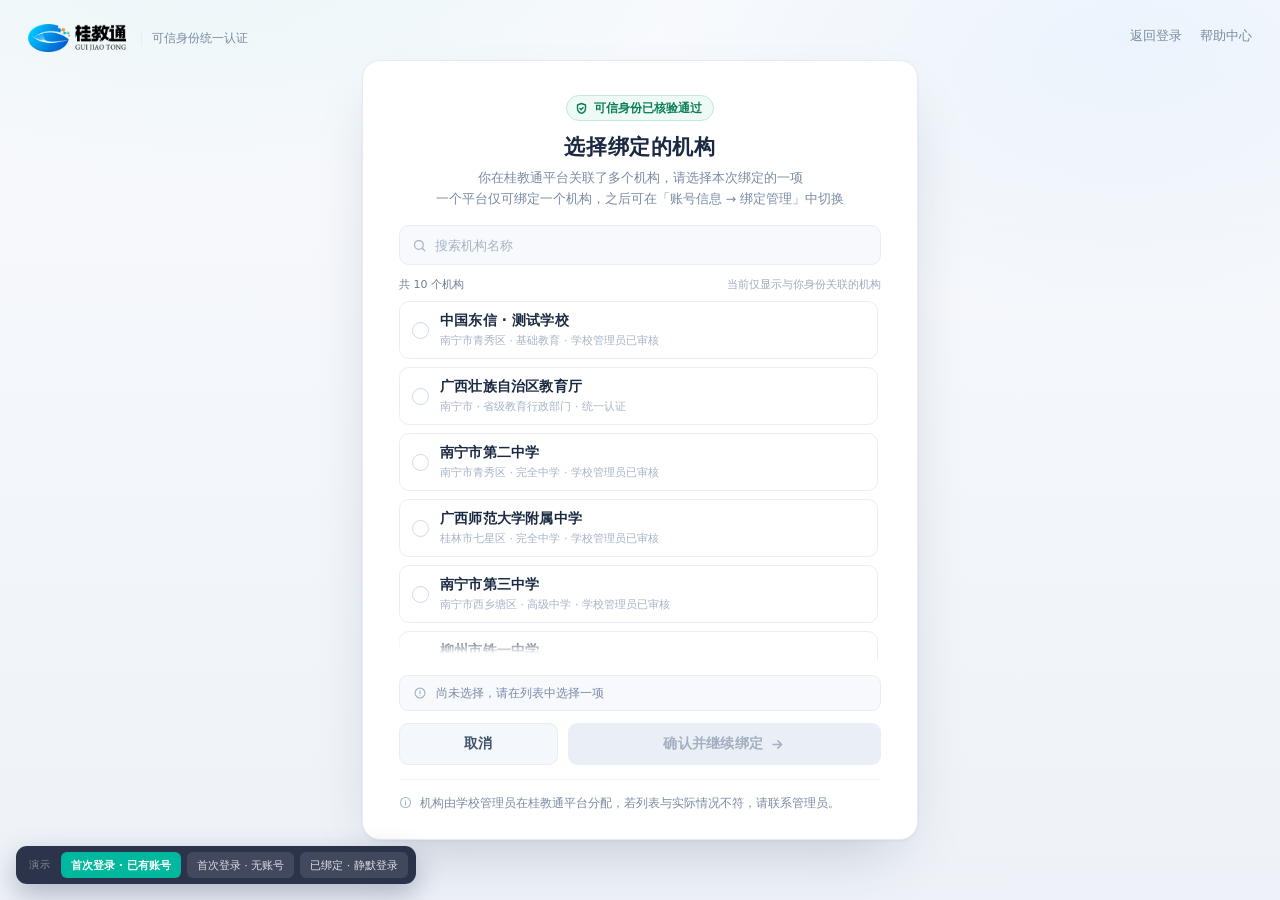
<file: login-ybt/binding.html>
<!DOCTYPE html>
<html lang="zh-CN">
<head>
<meta charset="UTF-8">
<meta name="viewport" content="width=device-width, initial-scale=1.0">
<title>正在建立身份绑定 · 桂教通统一身份认证</title>
<style>
  :root{
    --green:#00b89e;
    --green-d:#009e89;
    --blue:#2c8fec;
    --ink-900:#1b2a42;
    --ink-700:#42536e;
    --ink-500:#7a8ba3;
    --ink-300:#a7b4c6;
    --line:#e8edf4;
    --red:#e8453c;
    --ease:cubic-bezier(.16,1,.3,1);
  }
  *{margin:0;padding:0;box-sizing:border-box;}
  [hidden]{display:none!important;}
  html,body{height:100%;}
  body{
    font-family:"PingFang SC","Microsoft YaHei","Hiragino Sans GB",system-ui,-apple-system,sans-serif;
    color:var(--ink-900);-webkit-font-smoothing:antialiased;overflow:hidden;
    background:
      radial-gradient(900px 520px at 16% -14%,rgba(0,184,158,.07) 0%,transparent 60%),
      radial-gradient(820px 480px at 88% 4%,rgba(44,143,236,.06) 0%,transparent 58%),
      linear-gradient(180deg,#f8fafd 0%,#eef2f8 100%);
  }
  a{text-decoration:none;color:inherit;}
  button{font-family:inherit;border:0;background:none;cursor:pointer;color:inherit;}

  /* ---------------- 顶部品牌 ---------------- */
  .topbar{
    position:fixed;left:28px;top:24px;z-index:5;display:flex;align-items:center;gap:10px;
  }
  .logo{display:flex;align-items:center;gap:13px;}
  .logo-img{display:block;height:28px;width:auto;}
  .logo .mark{
    width:30px;height:30px;border-radius:9px;display:grid;place-items:center;color:#fff;font-weight:800;font-size:14px;
    background:linear-gradient(135deg,#00c9a7,#0f8fc4);box-shadow:0 6px 14px rgba(0,184,158,.26);
  }
  .logo b{font-size:15px;letter-spacing:.4px;}
  .logo span{font-size:11.5px;color:var(--ink-500);padding-left:10px;border-left:1px solid var(--line);margin-left:2px;}
  .top-right{
    position:fixed;right:28px;top:28px;z-index:5;font-size:12.5px;color:var(--ink-500);display:flex;gap:18px;
  }
  .top-right a:hover{color:var(--green-d);}

  /* ---------------- 居中主体 ---------------- */
  .stage{
    position:relative;z-index:2;height:100%;display:flex;align-items:center;justify-content:center;padding:24px;
  }
  .panel{
    width:556px;max-width:100%;background:#fff;border-radius:18px;padding:34px 36px 26px;
    border:1px solid #e6ebf3;
    box-shadow:0 1px 3px rgba(17,32,60,.05),0 28px 60px -22px rgba(17,32,60,.22);
    animation:rise .4s cubic-bezier(.16,1,.3,1);
  }
  @keyframes rise{from{opacity:0;transform:translateY(10px)}to{opacity:1;transform:none}}

  /* 身份 → 账号 绑定示意 */
  .bindviz{display:flex;align-items:center;justify-content:center;gap:0;margin:2px 0 22px;}
  /* 宽度锁成圆环直径，标签用 nowrap 溢出居中，避免左右留白把连接线扯断 */
  .node{display:flex;flex-direction:column;align-items:center;gap:7px;width:64px;}
  .node .lb,.node .sb{white-space:nowrap;}
  .node .ring{
    width:64px;height:64px;border-radius:50%;display:grid;place-items:center;position:relative;color:#fff;
  }
  .node .ring::after{
    content:"";position:absolute;inset:-6px;border-radius:50%;border:1px solid rgba(0,184,158,.22);
  }
  .node.trust .ring{background:linear-gradient(135deg,#00c9a7,#00b89e);box-shadow:0 12px 26px rgba(0,184,158,.3);}
  .node.trust .ring::after{border-color:rgba(0,184,158,.24);}
  .node.portal .ring{background:linear-gradient(135deg,#2c8fec,#0f8fc4);box-shadow:0 12px 26px rgba(44,143,236,.28);}
  .node.portal .ring::after{border-color:rgba(44,143,236,.2);}
  .node .lb{font-size:12.5px;font-weight:700;color:var(--ink-700);letter-spacing:.2px;}
  .node .sb{font-size:10.5px;color:var(--ink-300);margin-top:-3px;}

  /* 连线：虚线底 + 渐变填充 + 游走光点 */
  .link{position:relative;flex:none;width:118px;height:2px;align-self:flex-start;margin-top:31px;}
  .link .rail{
    position:absolute;inset:0;border-radius:2px;
    background-image:linear-gradient(90deg,#cfdcee 0 6px,transparent 6px 12px);
    background-size:12px 2px;background-repeat:repeat-x;opacity:.9;
  }
  .link .fill{
    position:absolute;left:0;top:0;height:100%;width:0;border-radius:2px;
    background:linear-gradient(90deg,#00c9a7,#2c8fec);
    transition:width .5s cubic-bezier(.4,0,.2,1);
  }
  .link .pulse{
    position:absolute;top:50%;left:0;width:7px;height:7px;border-radius:50%;transform:translate(-50%,-50%);
    background:#fff;box-shadow:0 0 0 3px rgba(0,184,158,.35),0 0 12px rgba(0,184,158,.75);
    opacity:0;transition:opacity .2s;
  }
  .link.run .pulse{opacity:1;animation:run 1.15s linear infinite;}
  @keyframes run{from{left:0}to{left:100%}}
  .link.done .pulse{opacity:0;}
  .link .okdot{
    position:absolute;left:50%;top:50%;width:22px;height:22px;border-radius:50%;transform:translate(-50%,-50%) scale(.4);
    background:#fff;display:grid;place-items:center;color:var(--green);opacity:0;transition:.3s cubic-bezier(.34,1.56,.64,1);
    box-shadow:0 2px 8px rgba(18,45,110,.14);
  }
  .link.done .okdot{opacity:1;transform:translate(-50%,-50%) scale(1);}

  /* 标题区 */
  .head{text-align:center;}
  .head h1{font-size:21px;font-weight:800;letter-spacing:.6px;}
  .head p{margin-top:7px;font-size:12.5px;color:var(--ink-500);line-height:1.65;}
  .head p b{color:var(--green-d);font-weight:700;}

  /* 进度 */
  .prog{margin:22px 0 4px;}
  .prog .bar{height:5px;border-radius:3px;background:#eef3fa;overflow:hidden;}
  .prog .bar i{
    display:block;height:100%;width:0;border-radius:3px;
    background:linear-gradient(90deg,#00c9a7,#2c8fec);
    transition:width .5s cubic-bezier(.4,0,.2,1);
  }
  .prog .meta{display:flex;justify-content:space-between;margin-top:8px;font-size:11.5px;color:var(--ink-300);}
  .prog .meta b{color:var(--ink-700);font-variant-numeric:tabular-nums;}

  /* 步骤 */
  .steps{list-style:none;margin:16px 0 2px;}
  .steps li{display:flex;align-items:center;gap:12px;padding:11px 0;font-size:13.5px;color:var(--ink-300);transition:color .25s;
    cursor:default;user-select:none;-webkit-user-select:none;}
  .steps li *{cursor:default;}
  .steps li+li{border-top:1px solid #f4f8fd;}
  .steps li .dot{
    width:24px;height:24px;border-radius:50%;flex:none;
    display:grid;grid-template:1fr/1fr;place-items:center;overflow:hidden;
    background:#f0f4fa;color:#b6c1d2;font-size:11.5px;font-weight:700;line-height:1;transition:.25s;position:relative;
  }
  /* 序号与对勾叠在同一格里，避免两者各占一行把圆圈撑变形 */
  .steps li .dot>*{grid-area:1/1;place-self:center;line-height:1;}
  .steps li .dot .no{display:block;}
  .steps li .dot svg{display:none;width:13px;height:13px;}
  .steps li.active{color:var(--ink-900);font-weight:600;}
  .steps li.active .dot{background:rgba(0,184,158,.12);color:var(--green-d);}
  .steps li.active .dot::after{
    content:"";position:absolute;inset:-4px;border-radius:50%;border:2px solid rgba(0,184,158,.28);
    animation:breath 1.4s ease-in-out infinite;
  }
  @keyframes breath{0%,100%{transform:scale(.94);opacity:.9}50%{transform:scale(1.12);opacity:.25}}
  .steps li.done{color:var(--ink-700);}
  .steps li.done .dot{background:var(--green);color:#fff;}
  .steps li.done .dot .no{display:none;}
  .steps li.done .dot svg{display:block;}
  .steps li .st{flex:none;white-space:nowrap;}
  .steps li .sx{margin-left:auto;padding-left:12px;flex:none;font-size:11.5px;color:var(--ink-300);font-weight:400;
    white-space:nowrap;text-align:right;max-width:56%;overflow:hidden;text-overflow:ellipsis;}
  .steps li.active .sx{color:var(--green-d);}
  .steps li.done .sx{color:#9fb0c6;}

  .foot{
    margin-top:14px;padding-top:14px;border-top:1px solid #f0f4fa;
    font-size:11.5px;color:var(--ink-500);line-height:1.65;display:flex;gap:8px;align-items:flex-start;
  }
  .foot svg{flex:none;width:13px;height:13px;margin-top:2px;color:#a9b6c9;}

  /* ---------------- 选择绑定机构（首次绑定前） ---------------- */
  .choose-view{display:none;}
  /* 选择态：面板变成纵向 flex，列表占满剩余高度并独立滚动，机构再多也不撑破页面 */
  .panel.choosing{
    display:flex;flex-direction:column;
    height:min(780px,calc(100vh - 96px));
  }
  .panel.choosing .choose-view{display:flex;flex-direction:column;min-height:0;flex:1;}
  .panel.choosing .busy-view,
  .panel.choosing .done-view{display:none;}

  .verified{
    display:inline-flex;align-items:center;gap:6px;height:26px;padding:0 11px 0 8px;border-radius:13px;
    font-size:11.5px;font-weight:600;color:#0a7d55;background:#eefaf5;border:1px solid #c4e9d9;margin:0 auto;
  }
  .verified svg{width:13px;height:13px;}
  .choose-view .top{text-align:center;margin-bottom:12px;flex:none;}
  .choose-view .head{flex:none;}

  /* 搜索 */
  .search{position:relative;display:flex;align-items:center;gap:8px;margin:16px 0 0;flex:none;
    height:40px;padding:0 12px;border-radius:10px;background:#f7f9fc;border:1px solid #e8edf4;transition:all .2s var(--ease);}
  .search:focus-within{background:#fff;border-color:#bfe2d8;box-shadow:0 0 0 3px rgba(0,184,158,.10);}
  .search>svg{flex:none;width:15px;height:15px;color:var(--ink-300);}
  .search input{flex:1;min-width:0;height:100%;border:0;background:transparent;font-size:12.5px;color:var(--ink-900);outline:none;
    font-family:inherit;}
  .search input::placeholder{color:var(--ink-300);}
  .search .clr{flex:none;width:20px;height:20px;border-radius:50%;display:grid;place-items:center;
    background:#e5eaf2;color:#7d8ca3;transition:.16s;}
  .search .clr:hover{background:#d8e0eb;color:var(--ink-700);}
  .search .clr svg{width:10px;height:10px;}

  .list-meta{display:flex;align-items:center;justify-content:space-between;gap:10px;margin:12px 0 0;
    font-size:11px;color:#6d7e96;flex:none;}
  .list-meta .hint{color:#9dabbe;}

  /* 列表外层：底部渐隐提示「还有更多」，滚到底自动消失 */
  .list-wrap{position:relative;flex:1;min-height:96px;min-width:0;display:flex;}
  .list-wrap::after{
    content:"";position:absolute;left:0;right:6px;bottom:0;height:26px;pointer-events:none;
    background:linear-gradient(180deg,rgba(255,255,255,0),#fff 72%);
    opacity:1;transition:opacity .22s var(--ease);
  }
  .list-wrap.at-end::after{opacity:0;}

  .org-list{display:flex;flex-direction:column;gap:8px;margin:9px 0 0;overflow:auto;flex:1;min-width:0;
    scrollbar-width:thin;scrollbar-color:#d3dce9 transparent;padding-right:3px;}
  .org-list::-webkit-scrollbar{width:6px;}
  .org-list::-webkit-scrollbar-thumb{background:#d3dce9;border-radius:3px;}
  .org-list::-webkit-scrollbar-thumb:hover{background:#b9c6d9;}
  .org-item{
    display:flex;align-items:center;gap:11px;width:100%;text-align:left;padding:10px 12px;border-radius:10px;
    background:#fff;border:1.5px solid #e9eef5;transition:all .2s cubic-bezier(.16,1,.3,1);position:relative;flex:none;
  }
  .org-item:hover{border-color:#c8dcef;background:#fafcff;}
  .org-item[aria-checked="true"]{border-color:var(--green);background:#f4fdfa;box-shadow:0 4px 14px rgba(0,184,158,.12);}
  .org-item .rd{
    flex:none;width:17px;height:17px;border-radius:50%;border:1.5px solid #cfdaea;background:#fff;
    display:grid;place-items:center;transition:.18s;
  }
  .org-item .rd::after{
    content:"";width:9px;height:9px;border-radius:50%;background:var(--green);transform:scale(0);transition:transform .22s cubic-bezier(.34,1.56,.64,1);
  }
  .org-item[aria-checked="true"] .rd{border-color:var(--green);}
  .org-item[aria-checked="true"] .rd::after{transform:scale(1);}
  .og-main{flex:1;min-width:0;}
  .og-name{display:block;font-size:13.5px;font-weight:600;color:var(--ink-900);letter-spacing:.2px;
    white-space:nowrap;overflow:hidden;text-overflow:ellipsis;}
  .og-sub{display:block;font-size:11px;color:var(--ink-300);margin-top:3px;
    white-space:nowrap;overflow:hidden;text-overflow:ellipsis;}

  /* 无桂教通账号时的自动建档提示条 */
  .newacc{
    display:flex;align-items:flex-start;gap:9px;margin-top:14px;padding:10px 12px;border-radius:9px;
    background:#f6f9ff;border:1px solid #dfe8f6;font-size:11.5px;color:var(--ink-500);line-height:1.7;
    animation:fadeUp .34s var(--ease);
  }
  .newacc>svg{flex:none;width:14px;height:14px;margin-top:2px;color:#4a86c8;}
  .newacc b{display:block;font-size:12px;color:var(--ink-900);font-weight:700;margin-bottom:2px;}
  .newacc em{font-style:normal;color:#1a6fb5;font-weight:600;background:#eaf2fd;padding:1px 5px;border-radius:4px;}
  @keyframes fadeUp{from{opacity:0;transform:translateY(4px)}to{opacity:1;transform:none}}

  /* 搜索无结果 */
  .no-res{display:flex;flex-direction:column;align-items:center;justify-content:center;gap:5px;
    padding:34px 0;text-align:center;flex:1;min-height:150px;color:var(--ink-300);}
  .no-res svg{width:30px;height:30px;margin-bottom:2px;opacity:.55;}
  .no-res b{font-size:12.5px;color:var(--ink-500);font-weight:600;}
  .no-res span{font-size:11px;}

  /* 已选摘要条：紧贴按钮上沿，列表滚动时也始终可见 */
  .pick-bar{display:flex;align-items:center;gap:8px;margin-top:14px;padding:9px 12px;border-radius:9px;
    background:#f7f9fc;border:1px solid #e8edf4;font-size:11.5px;color:var(--ink-500);flex:none;transition:all .22s var(--ease);}
  .pick-bar.on{background:#f2fdf9;border-color:#c9ebdf;}
  .pick-bar .pk-ic{flex:none;width:16px;height:16px;display:grid;place-items:center;color:var(--ink-300);}
  .pick-bar .pk-ic svg{width:14px;height:14px;grid-area:1/1;}
  .pick-bar .pk-ic .i-done{display:none;}
  .pick-bar.on .pk-ic{color:var(--green);}
  .pick-bar.on .pk-ic .i-empty{display:none;}
  .pick-bar.on .pk-ic .i-done{display:block;}
  .pick-bar .pk-tx{min-width:0;overflow:hidden;text-overflow:ellipsis;white-space:nowrap;}
  .pick-bar.on .pk-tx{color:var(--ink-900);font-weight:600;}

  .choose-acts{display:flex;gap:10px;margin-top:12px;flex:none;}
  .btn-lite2{height:42px;border-radius:9px;flex:1;font-size:13.5px;font-weight:600;background:#f4f7fb;color:var(--ink-700);
    border:1px solid #e8edf4;transition:all .2s var(--ease);}
  .btn-lite2:hover{background:#eef3fa;color:var(--ink-900);}
  .btn-go{
    height:42px;border-radius:9px;flex:2;font-size:13.5px;font-weight:700;letter-spacing:.3px;color:#fff;
    background:linear-gradient(140deg,#00c9a7,#00b89e);box-shadow:0 8px 20px -6px rgba(0,184,158,.5);transition:all .2s var(--ease);
    display:inline-flex;align-items:center;justify-content:center;gap:7px;
  }
  .btn-go:hover:not(:disabled){filter:brightness(1.04);}
  .btn-go:active:not(:disabled){transform:scale(.99);}
  .btn-go:disabled{opacity:1;cursor:not-allowed;box-shadow:none;background:#eaeef5;color:#a3b0c2;}
  .choose-view .foot{flex:none;}

  /* ---------------- 成功态 ---------------- */
  .done-view{display:none;text-align:center;padding:10px 0 4px;}
  .panel.ok .busy-view{display:none;}
  .panel.ok .done-view{display:block;}
  .ok-ring{
    width:76px;height:76px;border-radius:50%;margin:6px auto 16px;display:grid;place-items:center;color:#fff;
    background:linear-gradient(135deg,#00c9a7,#00b89e);box-shadow:0 16px 34px rgba(0,184,158,.34);
    animation:pop .5s cubic-bezier(.34,1.56,.64,1);position:relative;
  }
  .ok-ring::after{
    content:"";position:absolute;inset:-9px;border-radius:50%;border:2px solid rgba(0,184,158,.18);
    animation:halo 2s ease-out infinite;
  }
  @keyframes halo{0%{transform:scale(.9);opacity:.9}100%{transform:scale(1.25);opacity:0}}
  @keyframes pop{0%{transform:scale(.5);opacity:0}100%{transform:none;opacity:1}}
  .done-view h2{font-size:20px;font-weight:800;letter-spacing:.5px;}
  .done-view .desc{margin-top:9px;font-size:12.5px;color:var(--ink-500);line-height:1.75;}
  .done-view .desc b{color:var(--ink-700);}
  .enter{
    margin-top:20px;display:inline-flex;align-items:center;gap:9px;height:40px;padding:0 20px;border-radius:8px;
    font-size:13px;font-weight:600;color:#fff;background:linear-gradient(135deg,#00c9a7,#00b89e);
    box-shadow:0 10px 22px rgba(0,184,158,.28);
  }
  .enter svg{width:15px;height:15px;}
  .enter .dots::after{content:"";animation:dt 1.2s steps(4,end) infinite;}
  @keyframes dt{0%{content:""}25%{content:"."}50%{content:".."}75%{content:"..."}}
  .will{margin-top:14px;font-size:11.5px;color:var(--ink-300);}
  .will a{color:var(--green-d);font-weight:600;}

  /* ---------------- 演示条 ---------------- */
  .demo{
    position:fixed;left:16px;bottom:16px;z-index:120;display:flex;align-items:center;gap:6px;
    background:rgba(16,26,51,.88);backdrop-filter:blur(10px);padding:6px 8px;border-radius:11px;
    box-shadow:0 10px 28px rgba(6,20,60,.28);
  }
  .demo .tagx{font-size:10px;color:rgba(255,255,255,.45);padding:0 5px;letter-spacing:.5px;}
  .demo button{
    height:26px;padding:0 10px;border-radius:6px;font-size:11px;color:rgba(255,255,255,.82);
    background:rgba(255,255,255,.1);transition:.18s;
  }
  .demo button:hover{background:rgba(255,255,255,.18);}
  .demo button.on{background:#00b89e;color:#fff;font-weight:600;}

  /* ---------------- 响应式 ---------------- */
  @media(max-width:760px){
    body{overflow:auto;}
    .panel{padding:26px 20px 20px;border-radius:16px;}
    .head h1{font-size:19px;}
    .link{width:64px;}
    .steps li{font-size:12.5px;padding:9px 0;}
    .top-right{display:none;}
  }
  @media(max-height:700px){
    .bindviz{margin-bottom:14px;transform:scale(.92);}
    .panel{padding:26px 32px 20px;}
    .steps li{padding:8px 0;}
  }
  @media(prefers-reduced-motion:reduce){
    *,*::after,*::before{animation:none!important;transition:none!important;}
  }
</style>
</head>
<body>

<div class="topbar">
  <div class="logo">
    <img class="logo-img" src="[data-uri]" alt="桂教通 GUIJIAOTONG">
    <span>可信身份统一认证</span>
  </div>
</div>
<div class="top-right">
  <a href="trust.html">返回登录</a>
  <a href="javascript:void(0)">帮助中心</a>
</div>

<div class="stage">
  <div class="panel" id="panel" role="status" aria-live="polite">

    <!-- 选择绑定机构（未绑定时的第一步） -->
    <div class="choose-view" id="chooseView">
      <div class="top">
        <span class="verified">
          <svg viewBox="0 0 24 24" fill="none" stroke="currentColor" stroke-width="2.6" stroke-linecap="round" stroke-linejoin="round"><path d="M12 2.8 19.4 5.6v5.8c0 4.9-3.1 8.1-7.4 9.5-4.3-1.4-7.4-4.6-7.4-9.5V5.6L12 2.8Z"/><path d="m9.1 11.9 2.2 2.2 3.7-4"/></svg>
          <span id="verifyTx">可信身份已核验通过</span>
        </span>
      </div>
      <div class="head">
        <h1 id="chooseTitle">选择绑定的机构</h1>
        <p id="chooseDesc">你在桂教通平台关联了多个机构，请选择本次绑定的一项<br>一个平台仅可绑定一个机构，之后可在「账号信息 → 绑定管理」中切换</p>
      </div>

      <div class="search">
        <svg viewBox="0 0 24 24" fill="none" stroke="currentColor" stroke-width="2" stroke-linecap="round"><circle cx="11" cy="11" r="7"/><path d="m16.4 16.4 4 4"/></svg>
        <input id="orgSearch" type="text" placeholder="搜索机构名称" autocomplete="off" aria-label="搜索机构">
        <button class="clr" id="orgClear" type="button" aria-label="清空" hidden>
          <svg viewBox="0 0 24 24" fill="none" stroke="currentColor" stroke-width="2.4" stroke-linecap="round"><path d="M6 6l12 12M18 6 6 18"/></svg>
        </button>
      </div>

      <div class="list-meta">
        <span id="orgCount">共 10 个机构</span>
        <span class="hint">当前仅显示与你身份关联的机构</span>
      </div>

      <div class="list-wrap" id="listWrap">
        <div class="org-list" id="orgList" role="radiogroup" aria-label="绑定机构"></div>
      </div>

      <div class="no-res" id="noRes" hidden>
        <svg viewBox="0 0 24 24" fill="none" stroke="currentColor" stroke-width="1.8" stroke-linecap="round"><circle cx="11" cy="11" r="7"/><path d="m16.4 16.4 4 4"/></svg>
        <b>没有匹配的机构</b>
        <span>换个关键词试试，或联系学校管理员确认机构分配</span>
      </div>

      <div class="pick-bar" id="pickBar">
        <span class="pk-ic">
          <svg class="i-empty" viewBox="0 0 24 24" fill="none" stroke="currentColor" stroke-width="2" stroke-linecap="round"><circle cx="12" cy="12" r="8.4"/><path d="M12 8.4v4.4"/><circle cx="12" cy="15.9" r=".9" fill="currentColor" stroke="none"/></svg>
          <svg class="i-done" viewBox="0 0 24 24" fill="none" stroke="currentColor" stroke-width="2.6" stroke-linecap="round" stroke-linejoin="round"><path d="M4 12.5 9.5 18 20 6"/></svg>
        </span>
        <span class="pk-tx" id="pickTx">尚未选择，请在列表中选择一项</span>
      </div>

      <div class="choose-acts">
        <button class="btn-lite2" id="btnCancelChoose" type="button">取消</button>
        <button class="btn-go" id="btnConfirmChoose" type="button" disabled>
          <span id="chooseOkTx">确认并继续绑定</span>
          <svg width="15" height="15" viewBox="0 0 24 24" fill="none" stroke="currentColor" stroke-width="2.4" stroke-linecap="round" stroke-linejoin="round"><path d="M5 12h13"/><path d="M12.5 6.2 18.6 12l-6.1 5.8"/></svg>
        </button>
      </div>

      <p class="foot">
        <svg viewBox="0 0 24 24" fill="none" stroke="currentColor" stroke-width="2" stroke-linecap="round" stroke-linejoin="round"><circle cx="12" cy="12" r="9.2"/><path d="M12 10.6v6"/><circle cx="12" cy="7.9" r="1" fill="currentColor" stroke="none"/></svg>
        机构由学校管理员在桂教通平台分配，若列表与实际情况不符，请联系管理员。
      </p>
    </div>

    <!-- 进行中 -->
    <div class="busy-view">
      <div class="bindviz" aria-hidden="true">
        <div class="node trust">
          <span class="ring">
            <svg width="26" height="26" viewBox="0 0 24 24" fill="none" stroke="#fff" stroke-width="2" stroke-linecap="round" stroke-linejoin="round"><path d="M12 2.6 20 5.6v6.2c0 5.3-3.4 8.7-8 10.2-4.6-1.5-8-4.9-8-10.2V5.6l8-3Z"/><path d="M8.9 11.9 11.3 14.3 15.6 9.6"/></svg>
          </span>
          <span class="lb" id="vLeftLb">可信身份</span>
          <span class="sb" id="vTrust">已认证</span>
        </div>

        <div class="link" id="vLink">
          <span class="rail"></span>
          <span class="fill" id="vFill"></span>
          <span class="pulse"></span>
          <span class="okdot">
            <svg width="12" height="12" viewBox="0 0 24 24" fill="none" stroke="currentColor" stroke-width="3.4" stroke-linecap="round" stroke-linejoin="round"><path d="M4 12.5 9.5 18 20 6"/></svg>
          </span>
        </div>

        <div class="node portal">
          <span class="ring">
            <svg width="26" height="26" viewBox="0 0 24 24" fill="none" stroke="#fff" stroke-width="2" stroke-linecap="round" stroke-linejoin="round"><path d="M4 19.4h16"/><path d="M6.4 19.4V9.6l5.6-3.4 5.6 3.4v9.8"/><path d="M10.2 19.4v-4.2h3.6v4.2"/></svg>
          </span>
          <span class="lb" id="vRightLb">桂教通账号</span>
          <span class="sb" id="vPortal">匹配中…</span>
        </div>
      </div>

      <div class="head">
        <h1 id="vTitle">正在建立身份绑定</h1>
        <p id="vDesc">首次通过可信登录，正在把可信身份与你的桂教通账号关联<br>仅建立身份对应关系，不会改变原有机构与权限</p>
      </div>

      <div class="prog">
        <div class="bar"><i id="vBar"></i></div>
        <div class="meta">
          <span id="vStage">可信身份核验</span>
          <b><span id="vPct">0</span>%</b>
        </div>
      </div>

      <ul class="steps" id="vSteps">
        <li data-step="1">
          <span class="dot"><span class="no">1</span><svg viewBox="0 0 24 24" fill="none" stroke="#fff" stroke-width="3.2" stroke-linecap="round" stroke-linejoin="round"><path d="M4 12.5 9.5 18 20 6"/></svg></span>
          <span class="st">可信身份核验</span><span class="sx">等待中</span>
        </li>
        <li data-step="2">
          <span class="dot"><span class="no">2</span><svg viewBox="0 0 24 24" fill="none" stroke="#fff" stroke-width="3.2" stroke-linecap="round" stroke-linejoin="round"><path d="M4 12.5 9.5 18 20 6"/></svg></span>
          <span class="st">匹配桂教通账号</span><span class="sx">等待中</span>
        </li>
        <li data-step="3">
          <span class="dot"><span class="no">3</span><svg viewBox="0 0 24 24" fill="none" stroke="#fff" stroke-width="3.2" stroke-linecap="round" stroke-linejoin="round"><path d="M4 12.5 9.5 18 20 6"/></svg></span>
          <span class="st">建立人员绑定关系</span><span class="sx">等待中</span>
        </li>
        <li data-step="4">
          <span class="dot"><span class="no">4</span><svg viewBox="0 0 24 24" fill="none" stroke="#fff" stroke-width="3.2" stroke-linecap="round" stroke-linejoin="round"><path d="M4 12.5 9.5 18 20 6"/></svg></span>
          <span class="st">同步机构与权限</span><span class="sx">等待中</span>
        </li>
      </ul>

      <!-- 手机号在桂教通无账号时：系统自动建档（社会群体 / 社会机构·可信登录） -->
      <div class="newacc" id="newAcc" hidden>
        <svg viewBox="0 0 24 24" fill="none" stroke="currentColor" stroke-width="2" stroke-linecap="round" stroke-linejoin="round"><circle cx="12" cy="8" r="3.6"/><path d="M4.6 20.2c.7-3.6 3.8-5.7 7.4-5.7s6.7 2.1 7.4 5.7"/></svg>
        <div>
          <b>未查到桂教通账号，已为你自动创建</b>
          身份 <em>社会群体</em> · 机构 <em>社会机构</em> · 部门 <em>可信登录</em>
        </div>
      </div>

      <p class="foot">
        <svg viewBox="0 0 24 24" fill="none" stroke="currentColor" stroke-width="2" stroke-linecap="round" stroke-linejoin="round"><circle cx="12" cy="12" r="9.2"/><path d="M12 10.6v6"/><circle cx="12" cy="7.9" r="1" fill="currentColor" stroke="none"/></svg>
        绑定关系仅用于身份对应，不改变你在桂教通已有的机构与权限。请勿关闭本页面。
      </p>
    </div>

    <!-- 成功 -->
    <div class="done-view">
      <div class="ok-ring">
        <svg width="32" height="32" viewBox="0 0 24 24" fill="none" stroke="#fff" stroke-width="2.8" stroke-linecap="round" stroke-linejoin="round"><path d="M4 12.5 9.5 18 20 6"/></svg>
      </div>
      <h2 id="dTitle">绑定成功</h2>
      <p class="desc"><span id="dDesc">可信身份已与桂教通账号建立绑定</span><br><b id="dAcc"></b></p>
      <a class="enter" href="portal-harmony/index.html">
        正在进入桂教通平台<span class="dots"></span>
        <svg viewBox="0 0 24 24" fill="none" stroke="currentColor" stroke-width="2.4" stroke-linecap="round" stroke-linejoin="round"><path d="M5 12h13"/><path d="M12.5 6.2 18.6 12l-6.1 5.8"/></svg>
      </a>
      <p class="will">即将自动跳转 · 若未跳转请 <a href="portal-harmony/index.html">点此手动进入</a></p>
    </div>
  </div>
</div>

<!-- 演示条 -->
<div class="demo">
  <span class="tagx">演示</span>
  <button id="mFirst" class="on">首次登录 · 已有账号</button>
  <button id="mNew">首次登录 · 无账号</button>
  <button id="mBound">已绑定 · 静默登录</button>
</div>

<script>
  /* from=trust：可信登录页发起（未登录 → 验手机号）
     from=cert ：已登录用户在门户点「可信认证」发起（账号已存在，只判定是否已绑可信平台）
     两者共用同一套绑定判定：未绑定 → 选机构并绑定；已绑定 → 静默登录 */
  const qs = new URLSearchParams(location.search);
  const IS_CERT = qs.get('from') === 'cert';
  const PORTAL = 'portal-harmony/index.html?login=trust';
  const LOGIN  = IS_CERT ? 'portal-harmony/index.html?login=pwd' : 'trust.html';
  const STEP_MS = 620;

  const panel  = document.getElementById('panel');
  const vTitle = document.getElementById('vTitle');
  const vDesc  = document.getElementById('vDesc');
  const vBar   = document.getElementById('vBar');
  const vPct   = document.getElementById('vPct');
  const vStage = document.getElementById('vStage');
  const vLink  = document.getElementById('vLink');
  const vFill  = document.getElementById('vFill');
  const vSteps = document.getElementById('vSteps');
  const vPortal= document.getElementById('vPortal');
  const vTrust = document.getElementById('vTrust');
  const dTitle = document.getElementById('dTitle');
  const dDesc  = document.getElementById('dDesc');
  const dAcc   = document.getElementById('dAcc');
  const newAccEl = document.getElementById('newAcc');

  /* 手机号在桂教通无账号时，系统按此建档 */
  const SOCIAL = { org:'社会机构 · 可信登录', short:'社会机构 · 可信登录' };

  /* 账号来自跳转参数，做掩码展示 */
  const rawAcc = (qs.get('acc') || '').trim();
  const MASK_ACC = maskAcc(rawAcc) || '4501********1234';
  function maskAcc(v){
    if(!v) return '';
    if(/^1\d{10}$/.test(v)) return v.slice(0,3) + '****' + v.slice(7);
    if(v.length > 8) return v.slice(0,4) + new Array(Math.min(v.length - 8, 8) + 1).join('*') + v.slice(-4);
    return v;
  }

  /* first = 已有账号（需选机构）；newacc = 无账号（自动建档）；bound = 已绑定（静默登录）
     可信认证场景（from=cert）不存在「无账号」，强制回到 first */
  const rawMode = qs.get('mode');
  let mode = rawMode === 'bound' ? 'bound' : (rawMode === 'newacc' && !IS_CERT ? 'newacc' : 'first');
  let token = 0;              // 中断令牌：Esc 取消后所有在途定时器失效
  let timers = [];
  function later(fn, ms){ const t = setTimeout(fn, ms); timers.push(t); return t; }
  function clearAll(){ timers.forEach(clearTimeout); timers = []; }

  function setPct(p, stageText){
    vBar.style.width = p + '%';
    vFill.style.width = p + '%';
    vPct.textContent = Math.round(p);
    if(stageText) vStage.textContent = stageText;
  }

  /* ---------------- 场景文案：可信登录 / 可信认证 ---------------- */
  const T = IS_CERT ? {
    verified:   '当前账号已登录',
    chooseTitle:'选择可信认证的机构',
    chooseDesc: '当前账号尚未与可信平台建立绑定，请选择本次认证的机构<br>一个账号仅可绑定一个机构，之后可在「账号信息 → 绑定管理」中切换',
    leftLb:     '桂教通账号',
    rightLb:    '可信平台',
    leftSb:     '已登录',
    steps:      ['账号身份校验','匹配可信平台绑定','建立可信认证关系','同步机构与权限'],
    bindTitle:  '正在开通可信认证',
    bindDesc:   '当前账号尚未与可信平台绑定，正在建立可信认证关系<br>仅建立身份对应关系，不会改变原有机构与权限',
    boundTitle: '正在完成可信认证',
    boundDesc:  '当前账号已与可信平台绑定，无需再次选择机构<br>正在校验认证关系并同步机构与权限',
    boundOk:    '可信认证已完成，正在以可信认证方式进入桂教通平台',
    step2Run:   '未查到认证记录，自动创建',
    step2Done:  '未查到，已新建'
  } : {
    verified:   '可信身份已核验通过',
    chooseTitle:'选择绑定的机构',
    chooseDesc: '你在桂教通平台关联了多个机构，请选择本次绑定的一项<br>一个平台仅可绑定一个机构，之后可在「账号信息 → 绑定管理」中切换',
    leftLb:     '可信身份',
    rightLb:    '桂教通账号',
    leftSb:     '已认证',
    steps:      ['可信身份核验','匹配桂教通账号','建立人员绑定关系','同步机构与权限'],
    bindTitle:  '正在建立身份绑定',
    bindDesc:   '首次通过可信登录，正在把可信身份与你的桂教通账号关联<br>仅建立身份对应关系，不会改变原有机构与权限',
    boundTitle: '正在静默登录',
    boundDesc:  '你的可信身份已完成绑定，无需再次选择机构<br>正在校验绑定关系并同步机构与权限',
    boundOk:    '欢迎回来，正在为你进入桂教通平台',
    step2Run:   '未找到绑定关系，自动创建',
    step2Done:  '未找到，已新建'
  };

  function applyScene(){
    document.getElementById('verifyTx').textContent = T.verified;
    document.getElementById('chooseTitle').textContent = T.chooseTitle;
    document.getElementById('chooseDesc').innerHTML = T.chooseDesc;
    document.getElementById('chooseOkTx').textContent = IS_CERT ? '确认并继续认证' : '确认并继续绑定';
    document.getElementById('vLeftLb').textContent = T.leftLb;
    document.getElementById('vRightLb').textContent = T.rightLb;
    vSteps.querySelectorAll('li').forEach((li, i)=>{ li.querySelector('.st').textContent = T.steps[i]; });
    vTrust.textContent = T.leftSb;
    vStage.textContent = T.steps[0];
  }
  applyScene();

  /* ---------------- 首次登录：4 步绑定 ---------------- */
  /* autoNew = true 时走「手机号无桂教通账号 → 自动建档」分支 */
  function runFirst(autoNew){
    const my = ++token;
    clearAll();
    panel.classList.remove('ok');
    vSteps.style.display = '';
    vSteps.querySelectorAll('li').forEach(li=>{ li.className = ''; li.querySelector('.sx').textContent = '等待中'; });
    newAccEl.hidden = true;
    vLink.className = 'link';
    vTrust.textContent = T.leftSb;
    vPortal.textContent = '匹配中…';
    vTitle.textContent = autoNew ? '正在为你开通桂教通账号' : T.bindTitle;
    vDesc.innerHTML = autoNew
      ? '该手机号在桂教通暂无对应账号，将按社会群体身份自动建档<br>账号归入「社会机构 · 可信登录」部门，无需手动选择机构'
      : T.bindDesc;
    setPct(0, T.steps[0]);

    const target = autoNew ? SOCIAL : picked;
    const tShort = target ? target.short : '桂教通账号';
    const lis = [...vSteps.children];
    lis[0].className = 'done';
    lis[0].querySelector('.sx').textContent = '已完成';
    setPct(25, T.steps[1]);
    vLink.classList.add('run');

    later(()=>{
      if(my !== token) return;
      lis[1].className = 'active';
      lis[1].querySelector('.sx').textContent = autoNew ? '未查到账号，自动建档' : T.step2Run;
      vPortal.textContent = '自动创建';
    }, 260);

    later(()=>{
      if(my !== token) return;
      lis[1].className = 'done';
      lis[1].querySelector('.sx').textContent = autoNew ? '已建档（社会群体）' : T.step2Done;
      if(autoNew) newAccEl.hidden = false;   // 建档完成后展示新账号明细
      lis[2].className = 'active';
      lis[2].querySelector('.sx').textContent = autoNew ? '写入「社会机构 · 可信登录」…' : '写入「' + tShort + '」…';
      setPct(52, T.steps[2]);
      vPortal.textContent = '建档中…';
    }, 260 + STEP_MS);

    later(()=>{
      if(my !== token) return;
      lis[2].className = 'done';
      lis[2].querySelector('.sx').textContent = autoNew ? '账号已生成' : '绑定关系已建立';
      lis[3].className = 'active';
      lis[3].querySelector('.sx').textContent = autoNew ? '同步社会群体权限…' : '同步「' + tShort + '」权限…';
      setPct(78, T.steps[3]);
      vPortal.textContent = '已建档';
    }, 260 + STEP_MS * 2);

    later(()=>{
      if(my !== token) return;
      lis[3].className = 'done';
      lis[3].querySelector('.sx').textContent = '已完成';
      setPct(100, '绑定完成');
      vLink.classList.remove('run');
      vLink.classList.add('done');
      finish(my,
        autoNew ? '账号已开通并完成绑定' : (IS_CERT ? '可信认证成功' : '绑定成功'),
        autoNew
          ? '已按社会群体身份生成桂教通账号，归入「社会机构 · 可信登录」部门'
          : (IS_CERT
              ? '当前账号已与「' + tShort + '」建立可信认证关系，将以可信认证方式登录'
              : '可信身份已与「' + tShort + '」建立绑定'));
    }, 260 + STEP_MS * 3);
  }

  /* ---------------- 已绑定：静默登录，不再询问机构 ---------------- */
  function runBound(){
    const my = ++token;
    clearAll();
    panel.classList.remove('ok');
    vSteps.style.display = 'none';
    newAccEl.hidden = true;
    vLink.className = 'link run';
    vTrust.textContent = T.leftSb;
    vPortal.textContent = '已绑定';
    vTitle.textContent = T.boundTitle;
    vDesc.innerHTML = T.boundDesc;
    setPct(46, '校验已有绑定关系');

    later(()=>{
      if(my !== token) return;
      setPct(100, '校验完成');
      vLink.classList.remove('run');
      vLink.classList.add('done');
      finish(my, IS_CERT ? '可信认证成功' : '登录成功', T.boundOk);
    }, 720);
  }

  function finish(my, title, desc){
    later(()=>{
      if(my !== token) return;
      panel.classList.add('ok');
      dTitle.textContent = title;
      dDesc.textContent = desc;
      dAcc.textContent = MASK_ACC;
      later(()=>{ if(my !== token) return; location.href = PORTAL; }, 1600);
    }, 340);
  }

  /* ---------------- 选择绑定机构 ---------------- */
  /* 一个用户在桂教通可能关联多个机构，这里按真实场景给足数据量 */
  const ORGS = [
    { org:'中国东信 · 测试学校',      sub:'南宁市青秀区 · 基础教育 · 学校管理员已审核',   short:'测试学校' },
    { org:'广西壮族自治区教育厅',      sub:'南宁市 · 省级教育行政部门 · 统一认证',        short:'自治区教育厅' },
    { org:'南宁市第二中学',          sub:'南宁市青秀区 · 完全中学 · 学校管理员已审核',   short:'南宁二中' },
    { org:'广西师范大学附属中学',      sub:'桂林市七星区 · 完全中学 · 学校管理员已审核',   short:'师大附中' },
    { org:'南宁市第三中学',          sub:'南宁市西乡塘区 · 高级中学 · 学校管理员已审核', short:'南宁三中' },
    { org:'柳州市铁一中学',          sub:'柳州市柳北区 · 完全中学 · 学校管理员已审核',   short:'柳铁一中' },
    { org:'桂林市第十八中学',        sub:'桂林市象山区 · 完全中学 · 学校管理员已审核',   short:'桂林十八中' },
    { org:'北海市第一中学',          sub:'北海市海城区 · 完全中学 · 学校管理员已审核',   short:'北海一中' },
    { org:'玉林高级中学',            sub:'玉林市玉州区 · 高级中学 · 学校管理员已审核',   short:'玉林高中' },
    { org:'梧州市第一中学',          sub:'梧州市万秀区 · 完全中学 · 学校管理员已审核',   short:'梧州一中' }
  ];

  const orgList      = document.getElementById('orgList');
  const listWrap     = document.getElementById('listWrap');
  const orgSearch    = document.getElementById('orgSearch');
  const orgClear     = document.getElementById('orgClear');
  const orgCount     = document.getElementById('orgCount');
  const noResEl      = document.getElementById('noRes');
  const pickBar      = document.getElementById('pickBar');
  const pickTx       = document.getElementById('pickTx');
  const btnConfirmChoose = document.getElementById('btnConfirmChoose');
  let picked = null;

  /* 渲染列表（优先匹配机构名，无命中时再退到区域等描述） */
  function renderOrgs(){
    const kw = orgSearch.value.trim().toLowerCase();
    let hit = ORGS;
    if(kw){
      const byName = ORGS.filter(o => o.org.toLowerCase().indexOf(kw) >= 0);
      hit = byName.length ? byName : ORGS.filter(o => o.sub.toLowerCase().indexOf(kw) >= 0);
    }
    orgList.innerHTML = hit.map(o => `
      <button class="org-item" type="button" role="radio"
        aria-checked="${picked && picked.org === o.org ? 'true' : 'false'}"
        data-org="${o.org}" data-short="${o.short}">
        <span class="rd"></span>
        <span class="og-main">
          <span class="og-name">${o.org}</span>
          <span class="og-sub">${o.sub}</span>
        </span>
      </button>`).join('');
    orgList.hidden = hit.length === 0;
    noResEl.hidden = hit.length > 0;
    orgCount.textContent = kw
      ? '找到 ' + hit.length + ' 个匹配机构'
      : '共 ' + ORGS.length + ' 个机构';
    orgClear.hidden = !kw;
    orgList.scrollTop = 0;
    syncFade();
  }

  /* 滚动到底部时收起渐隐，避免误导 */
  function syncFade(){
    const atEnd = orgList.scrollTop + orgList.clientHeight >= orgList.scrollHeight - 2;
    listWrap.classList.toggle('at-end', atEnd);
  }
  orgList.addEventListener('scroll', syncFade);
  renderOrgs();

  /* 选择状态同步到摘要条与确认按钮 */
  function syncPick(){
    if(picked){
      pickBar.classList.add('on');
      pickTx.textContent = '已选择：' + picked.org;
      btnConfirmChoose.disabled = false;
    }else{
      pickBar.classList.remove('on');
      pickTx.textContent = '尚未选择，请在列表中选择一项';
      btnConfirmChoose.disabled = true;
    }
  }
  syncPick();

  orgList.addEventListener('click', e=>{
    const item = e.target.closest('.org-item');
    if(!item) return;
    orgList.querySelectorAll('.org-item').forEach(x=>x.setAttribute('aria-checked', x===item ? 'true' : 'false'));
    picked = { org: item.dataset.org, short: item.dataset.short };
    syncPick();
  });

  orgSearch.addEventListener('input', renderOrgs);
  orgClear.addEventListener('click', ()=>{
    orgSearch.value = '';
    renderOrgs();
    orgSearch.focus();
  });

  btnConfirmChoose.addEventListener('click', ()=>{
    if(!picked) return;
    panel.classList.remove('choosing');
    runFirst();
  });
  document.getElementById('btnCancelChoose').addEventListener('click', ()=>{
    token++; clearAll(); location.href = LOGIN;
  });

  function run(){
    if(mode === 'bound'){ panel.classList.remove('choosing'); runBound(); return; }
    /* 手机号在桂教通无账号：不询问机构，直接按社会群体身份建档 */
    if(mode === 'newacc'){ panel.classList.remove('choosing'); picked = null; runFirst(true); return; }
    /* 已有账号：先由用户手动选择机构，选完再开始绑定 */
    token++; clearAll();
    panel.classList.remove('ok','choosing');
    panel.classList.add('choosing');
    picked = null;
    orgSearch.value = '';
    renderOrgs();
    syncPick();
  }

  /* ---------------- 演示切换 ---------------- */
  const bFirst = document.getElementById('mFirst');
  const bNew   = document.getElementById('mNew');
  const bBound = document.getElementById('mBound');
  function syncDemo(){
    bFirst.classList.toggle('on', mode === 'first');
    bNew.classList.toggle('on', mode === 'newacc');
    bBound.classList.toggle('on', mode === 'bound');
  }
  if(IS_CERT){
    /* 可信认证由已登录账号发起，账号必然存在，不提供「无账号建档」分支 */
    bNew.hidden = true;
    bFirst.textContent = '未绑定 · 选择机构';
    bBound.textContent = '已绑定 · 静默登录';
  }
  bFirst.addEventListener('click', ()=>{ mode = 'first';  syncDemo(); run(); });
  bNew  .addEventListener('click', ()=>{ mode = 'newacc'; syncDemo(); run(); });
  bBound.addEventListener('click', ()=>{ mode = 'bound';  syncDemo(); run(); });

  /* Esc：原型里允许中途退出，回到登录页（令牌自增让在途定时器失效） */
  document.addEventListener('keydown', e=>{
    if(e.key === 'Escape'){ token++; clearAll(); location.href = LOGIN; }
  });

  syncDemo();
  run();
</script>
</body>
</html>
</file>
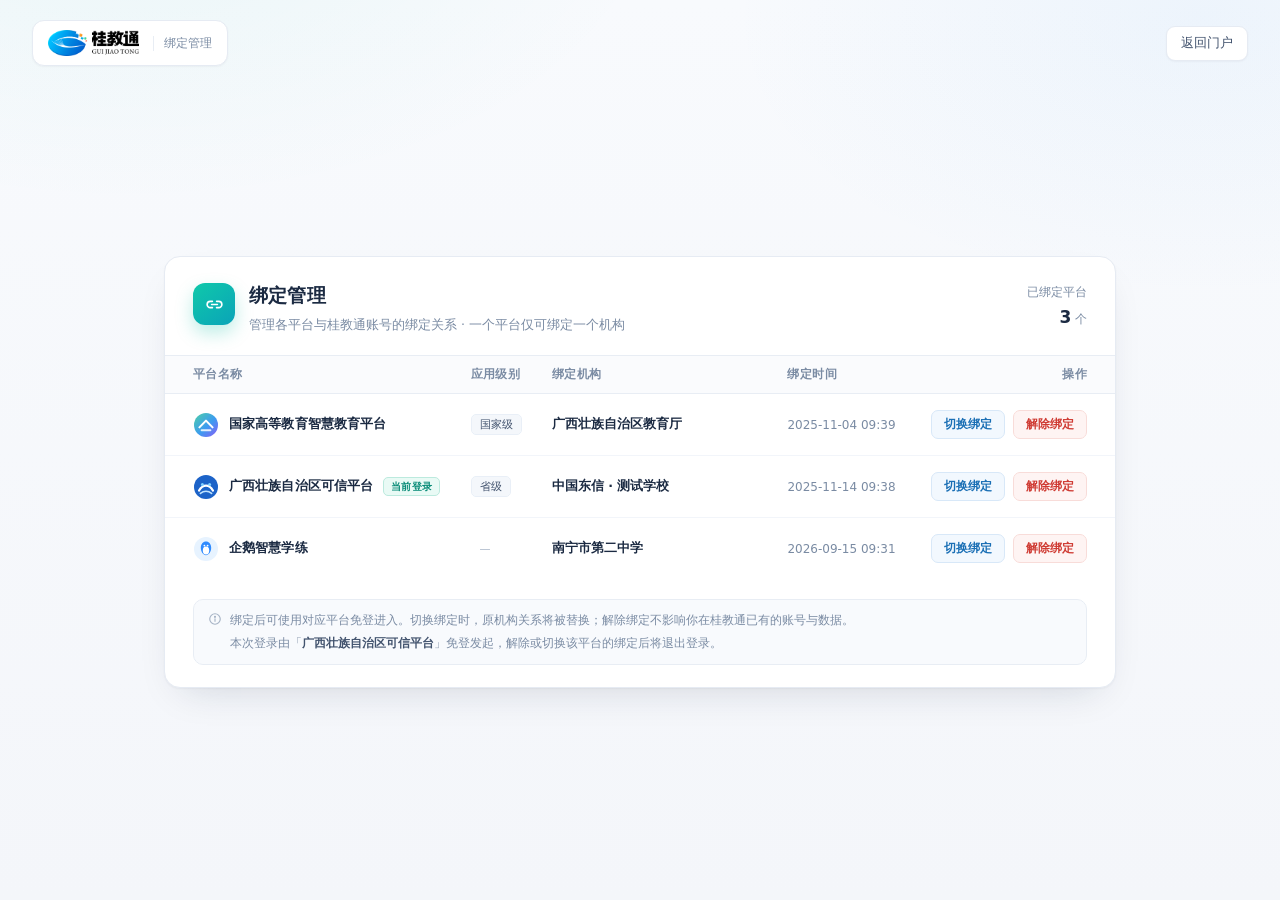
<file: login-ybt/bindings.html>
<!DOCTYPE html>
<html lang="zh-CN">
<head>
<meta charset="UTF-8">
<meta name="viewport" content="width=device-width, initial-scale=1.0">
<title>绑定管理 · 桂教通统一身份认证</title>
<style>
  :root{
    --green:#00b89e;
    --green-d:#009e89;
    --blue:#2c8fec;
    --ink-900:#1b2a42;
    --ink-700:#42536e;
    --ink-500:#7a8ba3;
    --ink-300:#a7b4c6;
    --line:#e8edf4;
    --red:#e8453c;
    --bg:#f4f6fa;
    --surface:#fff;
    --ring:#e6ebf3;
    --sh-sm:0 1px 2px rgba(17,32,60,.04);
    --sh-md:0 1px 2px rgba(17,32,60,.04),0 16px 38px -18px rgba(17,32,60,.18);
    --ease:cubic-bezier(.16,1,.3,1);
  }
  *{margin:0;padding:0;box-sizing:border-box;}
  html,body{min-height:100%;}
  body{
    font-family:"PingFang SC","Microsoft YaHei","Hiragino Sans GB",system-ui,-apple-system,sans-serif;
    color:var(--ink-900);-webkit-font-smoothing:antialiased;
    background:
      radial-gradient(900px 520px at 10% -12%,rgba(0,184,158,.06) 0%,transparent 60%),
      radial-gradient(820px 480px at 94% 2%,rgba(44,143,236,.055) 0%,transparent 58%),
      linear-gradient(180deg,#f8fafd 0%,var(--bg) 100%);
    background-attachment:fixed;
    min-height:100vh;padding-bottom:0;
  }
  a{text-decoration:none;color:inherit;}
  button{font-family:inherit;border:0;background:none;cursor:pointer;color:inherit;}

  .topbar{position:relative;z-index:5;display:flex;align-items:center;justify-content:space-between;padding:20px 32px;}
  .logo{display:inline-flex;align-items:center;gap:12px;background:var(--surface);border-radius:12px;padding:9px 15px;
    box-shadow:var(--sh-sm);border:1px solid var(--ring);}
  .logo-img{display:block;height:26px;width:auto;}
  .logo span{font-size:11.5px;color:var(--ink-500);padding-left:10px;border-left:1px solid var(--line);margin-left:2px;}
  .top-right{display:flex;gap:8px;font-size:12.5px;color:var(--ink-700);}
  .top-right a{padding:8px 14px;border-radius:9px;background:var(--surface);border:1px solid var(--ring);
    box-shadow:var(--sh-sm);transition:all .2s var(--ease);}
  .top-right a:hover{color:var(--green-d);border-color:rgba(0,184,158,.38);box-shadow:0 2px 8px rgba(0,184,158,.10);}

  .stage{position:relative;z-index:2;max-width:1000px;margin:0 auto;padding:0 24px 32px;
    min-height:calc(100vh - 96px);display:flex;flex-direction:column;justify-content:center;}
  .card{background:var(--surface);border-radius:16px;border:1px solid var(--ring);
    box-shadow:var(--sh-md);overflow:hidden;}

  .card-head{padding:26px 28px 20px;display:flex;align-items:flex-start;gap:14px;}
  .card-head .shield{width:42px;height:42px;border-radius:12px;flex:none;display:grid;place-items:center;color:#fff;
    background:linear-gradient(140deg,#0fc9aa,#0aa3b8);box-shadow:0 8px 18px rgba(0,184,158,.26);}
  .card-head h1{font-size:19px;font-weight:700;letter-spacing:.2px;color:var(--ink-900);}
  .card-head p{margin-top:6px;font-size:12.5px;color:var(--ink-500);line-height:1.6;}
  .card-head .stat{flex:none;font-size:11.5px;color:var(--ink-500);text-align:right;line-height:1.7;
    padding-left:16px;margin-left:auto;}
  .card-head .stat b{color:var(--ink-900);font-size:17px;font-weight:700;font-variant-numeric:tabular-nums;}

  /* ---------- 表格 ---------- */
  .tbl-wrap{padding:0 0 4px;border-top:1px solid var(--line);}
  table{width:100%;border-collapse:collapse;}
  thead th{
    background:#fafbfd;color:var(--ink-500);font-size:11.5px;font-weight:600;text-align:left;letter-spacing:.4px;
    padding:11px 14px;white-space:nowrap;border-bottom:1px solid var(--line);
  }
  thead th:first-child{padding-left:28px;}
  thead th:last-child{text-align:right;padding-right:28px;}
  tbody td{padding:16px 14px;border-bottom:1px solid #f2f5fa;font-size:12.5px;color:var(--ink-700);vertical-align:middle;}
  tbody td:first-child{padding-left:28px;}
  tbody td:last-child{text-align:right;padding-right:28px;}
  tbody tr:last-child td{border-bottom:0;}
  tbody tr{transition:background .18s;}
  tbody tr:hover{background:#fafcff;}
  tbody tr.off{background:#fcfdff;}
  tbody tr.off .pf-name{color:var(--ink-300);}

  .pf{display:flex;align-items:center;gap:10px;min-width:0;}
  .pf .mark{width:26px;height:26px;flex:none;border-radius:50%;display:grid;place-items:center;overflow:hidden;}
  .pf .mark svg{width:26px;height:26px;display:block;}
  .pf-name{font-size:12.8px;color:var(--ink-900);font-weight:600;letter-spacing:.1px;
    white-space:nowrap;overflow:hidden;text-overflow:ellipsis;}
  /* 当前登录来源平台标记 */
  .cur-tag{flex:none;display:inline-flex;align-items:center;height:19px;padding:0 7px;border-radius:5px;
    font-size:10px;font-weight:600;letter-spacing:.2px;color:#0a8c78;background:#e9faf5;border:1px solid #bceade;white-space:nowrap;}
  .lv{display:inline-block;font-size:11px;color:var(--ink-700);background:#f4f7fb;border:1px solid #e9eff7;
    padding:2px 8px;border-radius:5px;}
  .lv.none{color:var(--ink-300);background:transparent;border-color:transparent;}
  .org{display:flex;flex-direction:column;gap:3px;min-width:0;}
  .org b{font-size:12.5px;font-weight:600;color:var(--ink-900);white-space:nowrap;overflow:hidden;text-overflow:ellipsis;}
  .org.off b{color:var(--ink-300);font-weight:400;}
  .time{font-size:12px;color:var(--ink-500);font-variant-numeric:tabular-nums;white-space:nowrap;}

  .ops{display:inline-flex;gap:8px;justify-content:flex-end;}
  .op{height:29px;padding:0 12px;border-radius:7px;font-size:11.5px;font-weight:600;transition:all .2s var(--ease);white-space:nowrap;}
  .op:active{transform:scale(.97);}
  .op-switch{color:#1a6fb5;background:#f2f8fe;border:1px solid #d8e8f8;}
  .op-switch:hover{background:#e8f3fd;border-color:#b4d6f2;}
  .op-unbind{color:#cf3b33;background:#fef4f3;border:1px solid #f8dcd9;}
  .op-unbind:hover{background:#fdeceb;border-color:#f2c4be;}
  .op-bind{color:#0a8c78;background:#eefbf7;border:1px solid #c6ebdf;}
  .op-bind:hover{background:#e2f7f0;border-color:#a3e0cf;}

  .empty{padding:46px 0 50px;text-align:center;color:var(--ink-300);font-size:12.5px;}
  .empty svg{width:34px;height:34px;display:block;margin:0 auto 10px;opacity:.6;}

  .tip{margin:16px 28px 22px;padding:11px 14px;border-radius:10px;background:#f8fafd;border:1px solid var(--line);
    font-size:11.5px;color:var(--ink-500);line-height:1.65;display:flex;gap:8px;}
  .tip svg{flex:none;width:14px;height:14px;margin-top:1px;color:var(--ink-300);}

  /* ---------- 弹窗 ---------- */
  .mask{position:fixed;inset:0;z-index:60;background:rgba(17,27,48,.38);backdrop-filter:blur(4px);
    display:flex;align-items:center;justify-content:center;padding:24px;
    opacity:0;pointer-events:none;transition:opacity .22s var(--ease);}
  .mask.open{opacity:1;pointer-events:auto;}
  .modal{width:520px;max-width:100%;background:var(--surface);border-radius:16px;padding:24px 24px 20px;
    border:1px solid var(--ring);
    box-shadow:0 2px 6px rgba(17,32,60,.06),0 32px 64px -20px rgba(17,32,60,.30);
    transform:translateY(12px) scale(.98);transition:transform .26s var(--ease);
    max-height:calc(100vh - 48px);overflow:auto;}
  .mask.open .modal{transform:none;}
  .m-head{display:flex;align-items:flex-start;gap:11px;padding-bottom:14px;border-bottom:1px solid var(--line);}
  .m-head .ic{width:36px;height:36px;border-radius:10px;flex:none;display:grid;place-items:center;color:#fff;}
  .m-head .ic.blue{background:linear-gradient(140deg,#4ea6f0,#2c8fec);box-shadow:0 6px 16px rgba(44,143,236,.24);}
  .m-head .ic.red{background:linear-gradient(140deg,#f2695f,#e8453c);box-shadow:0 6px 16px rgba(232,69,60,.22);}
  .m-head>div{flex:1;min-width:0;}
  .m-head h3{font-size:15.5px;font-weight:700;letter-spacing:.2px;color:var(--ink-900);}
  .m-head p{margin-top:4px;font-size:11.5px;color:var(--ink-500);line-height:1.6;word-break:break-word;}
  .m-x{margin-left:auto;flex:none;width:26px;height:26px;border-radius:7px;display:grid;place-items:center;color:var(--ink-300);transition:.18s;}
  .m-x:hover{background:#f2f5fa;color:var(--ink-900);}

  /* 当前登录平台的额外提醒 */
  .m-warn{display:none;margin-top:14px;padding:9px 12px;border-radius:9px;background:#fffaeb;border:1px solid #f6e2b4;
    font-size:11.5px;color:#8a6116;line-height:1.6;}
  .m-warn.show{display:flex;gap:7px;align-items:flex-start;}
  .m-warn svg{flex:none;width:13px;height:13px;margin-top:1.5px;color:#d99b1f;}

  /* 机构单选 */
  .org-list{display:flex;flex-direction:column;gap:8px;margin:16px 0 0;max-height:300px;overflow:auto;
    scrollbar-width:thin;scrollbar-color:#d3dce9 transparent;padding-right:2px;}
  .org-list::-webkit-scrollbar{width:6px;}
  .org-list::-webkit-scrollbar-thumb{background:#d3dce9;border-radius:3px;}
  .org-item{display:flex;align-items:center;gap:11px;width:100%;text-align:left;padding:11px 13px;border-radius:10px;
    background:var(--surface);border:1.5px solid var(--ring);transition:all .2s var(--ease);}
  .org-item:hover{border-color:#c3d9ee;background:#fafcff;}
  .org-item[aria-checked="true"]{border-color:var(--green);background:#f4fdfa;box-shadow:0 4px 14px rgba(0,184,158,.12);}
  .org-item .rd{flex:none;width:17px;height:17px;border-radius:50%;border:1.5px solid #cdd8e6;background:#fff;
    display:grid;place-items:center;transition:.18s;}
  .org-item .rd::after{content:"";width:9px;height:9px;border-radius:50%;background:var(--green);transform:scale(0);
    transition:transform .22s cubic-bezier(.34,1.56,.64,1);}
  .org-item[aria-checked="true"] .rd{border-color:var(--green);}
  .org-item[aria-checked="true"] .rd::after{transform:scale(1);}
  .og-main{flex:1;min-width:0;}
  .og-name{display:block;font-size:13px;font-weight:600;color:var(--ink-900);white-space:nowrap;overflow:hidden;text-overflow:ellipsis;}
  .og-sub{display:block;font-size:10.5px;color:var(--ink-300);margin-top:2px;white-space:nowrap;overflow:hidden;text-overflow:ellipsis;}
  .og-now{flex:none;font-size:10px;color:#0a8c78;background:#eefbf7;border:1px solid #c6ebdf;
    padding:2px 6px;border-radius:5px;margin-left:2px;}

  /* 解绑弹窗内容：平台 ⇄ 账号 */
  .bindviz{display:flex;align-items:center;justify-content:center;margin:16px 0 12px;}
  .node{display:flex;flex-direction:column;align-items:center;gap:6px;width:64px;}
  .node .lb,.node .sb{white-space:nowrap;}
  .node .ring{width:56px;height:56px;border-radius:50%;display:grid;place-items:center;position:relative;color:#fff;}
  .node .ring::after{content:"";position:absolute;inset:-5px;border-radius:50%;border:1px solid rgba(120,145,180,.2);}
  .node.pf .ring{background:linear-gradient(135deg,#9fb0c6,#7c8ea8);}
  .node.pf .ring svg{width:26px;height:26px;}
  .node.portal .ring{background:linear-gradient(135deg,#8fb8e0,#6e9bc9);}
  .node .lb{font-size:11.5px;font-weight:700;color:var(--ink-700);}
  .node .sb{font-size:10px;color:var(--ink-300);margin-top:-2px;}
  .cut{position:relative;flex:none;width:96px;height:2px;align-self:flex-start;margin-top:27px;
    background-image:linear-gradient(90deg,#cbd8e9 0 6px,transparent 6px 12px);background-size:12px 2px;background-repeat:repeat-x;}
  .cut .knife{position:absolute;left:50%;top:50%;width:24px;height:24px;border-radius:50%;transform:translate(-50%,-50%);
    background:#fff;display:grid;place-items:center;color:#e8453c;box-shadow:0 2px 10px rgba(232,69,60,.24);}

  .impact{list-style:none;padding:12px 14px;border-radius:11px;background:#f8fafd;border:1px solid var(--line);}
  .impact li{display:flex;align-items:flex-start;gap:8px;font-size:11.8px;color:var(--ink-700);line-height:1.6;padding:4px 0;}
  .impact li .i{flex:none;width:14px;height:14px;margin-top:1px;display:grid;place-items:center;}
  .impact li.ok .i{color:var(--green);}
  .impact li.warn .i{color:#e8a33c;}
  .impact b{color:var(--ink-900);}

  .m-acts{display:flex;gap:10px;margin-top:18px;}
  .m-btn{height:40px;border-radius:9px;font-size:13px;font-weight:600;flex:1;display:inline-flex;align-items:center;
    justify-content:center;gap:6px;transition:all .2s var(--ease);}
  .m-btn:active{transform:scale(.985);}
  .m-btn.lite{background:#f4f7fb;color:var(--ink-700);border:1px solid var(--ring);}
  .m-btn.lite:hover{background:#eef3fa;color:var(--ink-900);}
  .m-btn.primary{background:linear-gradient(140deg,#00c9a7,#00b89e);color:#fff;box-shadow:0 8px 20px -6px rgba(0,184,158,.5);}
  .m-btn.primary:hover{filter:brightness(1.04);}
  .m-btn.primary:disabled{background:#eaeef5;color:#a3b0c2;opacity:1;cursor:not-allowed;box-shadow:none;}
  .m-btn.danger{background:linear-gradient(140deg,#f2695f,#e8453c);color:#fff;box-shadow:0 8px 20px -6px rgba(232,69,60,.5);}
  .m-btn.danger:hover{filter:brightness(1.04);}
  .m-btn:disabled{cursor:not-allowed;}

  .toast{position:fixed;left:50%;top:26px;transform:translate(-50%,-14px);z-index:90;
    background:rgba(21,32,54,.94);color:#fff;font-size:12.5px;padding:9px 18px;border-radius:9px;
    box-shadow:0 10px 30px -8px rgba(17,32,60,.5);
    opacity:0;pointer-events:none;transition:all .26s var(--ease);}
  .toast.show{opacity:1;transform:translate(-50%,0);}

  /* 跳转离场：整体淡出 */
  body.leaving .stage,
  body.leaving .topbar{opacity:0;transform:translateY(-6px);transition:all .3s var(--ease);}

  @media(max-width:880px){
    .stage{padding:0 12px;}
    table{min-width:760px;}
    .tbl-wrap{overflow-x:auto;}
    .card-head .stat{display:none;}
  }
</style>
</head>
<body>

<div class="topbar">
  <div class="logo">
    <img class="logo-img" src="[data-uri]" alt="桂教通 GUIJIAOTONG">
    <span>绑定管理</span>
  </div>
  <div class="top-right">
    <a href="portal-harmony/index.html" id="backPortal">返回门户</a>
  </div>
</div>

<div class="stage">
  <div class="card">
    <div class="card-head">
      <span class="shield">
        <svg width="21" height="21" viewBox="0 0 24 24" fill="none" stroke="#fff" stroke-width="1.9" stroke-linecap="round" stroke-linejoin="round"><path d="M9.6 8.4H7.2a3.6 3.6 0 0 0 0 7.2h2.4"/><path d="M14.4 8.4h2.4a3.6 3.6 0 0 1 0 7.2h-2.4"/><path d="M8.7 12h6.6"/></svg>
      </span>
      <div>
        <h1>绑定管理</h1>
        <p>管理各平台与桂教通账号的绑定关系 · 一个平台仅可绑定一个机构</p>
      </div>
      <div class="stat">已绑定平台<br><b id="statN">3</b> 个</div>
    </div>

    <div class="tbl-wrap">
      <table>
        <thead>
          <tr>
            <th style="width:31%">平台名称</th>
            <th style="width:9%">应用级别</th>
            <th style="width:34%">绑定机构</th>
            <th style="width:16%">绑定时间</th>
            <th style="width:20%">操作</th>
          </tr>
        </thead>
        <tbody id="rows"></tbody>
      </table>
      <div class="empty" id="empty" hidden>
        <svg viewBox="0 0 24 24" fill="none" stroke="currentColor" stroke-width="1.7" stroke-linecap="round" stroke-linejoin="round"><path d="M9.6 8.4H7.2a3.6 3.6 0 0 0 0 7.2h2.4"/><path d="M14.4 8.4h2.4a3.6 3.6 0 0 1 0 7.2h-2.4"/><path d="M8.7 12h6.6"/></svg>
        暂无绑定平台
      </div>
    </div>

    <div class="tip">
      <svg viewBox="0 0 24 24" fill="none" stroke="currentColor" stroke-width="2" stroke-linecap="round"><circle cx="12" cy="12" r="9"/><path d="M12 16v-4.5"/><circle cx="12" cy="8.2" r=".9" fill="currentColor"/></svg>
      <span>绑定后可使用对应平台免登进入。切换绑定时，原机构关系将被替换；解除绑定不影响你在桂教通已有的账号与数据。<span id="fromTip" style="display:block;margin-top:4px;"></span></span>
    </div>
  </div>
</div>

<!-- ============ 切换绑定弹窗 ============ -->
<div class="mask" id="switchMask" role="dialog" aria-modal="true" aria-label="切换绑定机构">
  <div class="modal">
    <div class="m-head">
      <span class="ic blue">
        <svg width="18" height="18" viewBox="0 0 24 24" fill="none" stroke="#fff" stroke-width="2" stroke-linecap="round" stroke-linejoin="round"><path d="M4 8h13"/><path d="M13.4 4.4 17 8l-3.6 3.6"/><path d="M20 16H7"/><path d="M10.6 19.6 7 16l3.6-3.6"/></svg>
      </span>
      <div>
        <h3 id="switchTitle">切换绑定机构</h3>
        <p id="switchSub">为「国家高等教育智慧教育平台」选择新的绑定机构</p>
      </div>
      <button class="m-x" data-close="switchMask" aria-label="关闭">
        <svg width="13" height="13" viewBox="0 0 24 24" fill="none" stroke="currentColor" stroke-width="2.2" stroke-linecap="round"><path d="M6 6l12 12M18 6 6 18"/></svg>
      </button>
    </div>
    <div class="m-warn" id="switchWarn">
      <svg viewBox="0 0 24 24" fill="none" stroke="currentColor" stroke-width="2" stroke-linecap="round"><path d="M12 3.6 21 19.2H3L12 3.6Z"/><path d="M12 9.6v3.8"/><circle cx="12" cy="16.6" r=".9" fill="currentColor" stroke="none"/></svg>
      <span id="switchWarnTx">该平台是你当前的登录来源，切换后将退出登录</span>
    </div>
    <div class="org-list" id="switchList" role="radiogroup" aria-label="选择绑定机构"></div>
    <div class="m-acts">
      <button class="m-btn lite" data-close="switchMask">取消</button>
      <button class="m-btn primary" id="switchOk" disabled>确认切换</button>
    </div>
  </div>
</div>

<!-- ============ 解除绑定弹窗 ============ -->
<div class="mask" id="unbindMask" role="dialog" aria-modal="true" aria-label="解除绑定">
  <div class="modal">
    <div class="m-head">
      <span class="ic red">
        <svg width="18" height="18" viewBox="0 0 24 24" fill="none" stroke="#fff" stroke-width="2" stroke-linecap="round" stroke-linejoin="round"><path d="M9.6 8.4H7.2a3.6 3.6 0 0 0 0 7.2h2.4"/><path d="M14.4 8.4h2.4a3.6 3.6 0 0 1 0 7.2h-2.4"/><path d="M8.7 12h6.6"/></svg>
      </span>
      <div>
        <h3>解除绑定</h3>
        <p id="unbindSub">解除后该平台将无法免登进入</p>
      </div>
      <button class="m-x" data-close="unbindMask" aria-label="关闭">
        <svg width="13" height="13" viewBox="0 0 24 24" fill="none" stroke="currentColor" stroke-width="2.2" stroke-linecap="round"><path d="M6 6l12 12M18 6 6 18"/></svg>
      </button>
    </div>

    <div class="bindviz" aria-hidden="true">
      <div class="node pf">
        <span class="ring" id="ubMark"></span>
        <span class="lb" id="ubName">平台</span>
        <span class="sb">已绑定</span>
      </div>
      <div class="cut">
        <span class="knife">
          <svg width="13" height="13" viewBox="0 0 24 24" fill="none" stroke="currentColor" stroke-width="2" stroke-linecap="round" stroke-linejoin="round"><path d="M4 4l7.2 7.2"/><path d="M9.6 14.4 4 20"/><path d="M14.4 10.8 20 16.4"/><path d="M20 4l-5.6 5.6"/><circle cx="12" cy="12" r="1.4" fill="currentColor" stroke="none"/></svg>
        </span>
      </div>
      <div class="node portal">
        <span class="ring">
          <svg width="24" height="24" viewBox="0 0 24 24" fill="none" stroke="#fff" stroke-width="2" stroke-linecap="round" stroke-linejoin="round"><path d="M4 19.4h16"/><path d="M6.4 19.4V9.6l5.6-3.4 5.6 3.4v9.8"/><path d="M10.2 19.4v-4.2h3.6v4.2"/></svg>
        </span>
        <span class="lb">桂教通账号</span>
        <span class="sb">孙美</span>
      </div>
    </div>

    <div class="m-warn" id="unbindWarn">
      <svg viewBox="0 0 24 24" fill="none" stroke="currentColor" stroke-width="2" stroke-linecap="round"><path d="M12 3.6 21 19.2H3L12 3.6Z"/><path d="M12 9.6v3.8"/><circle cx="12" cy="16.6" r=".9" fill="currentColor" stroke="none"/></svg>
      <span>该平台是你当前的登录来源，解除后将<b>退出登录</b>并返回门户</span>
    </div>

    <ul class="impact">
      <li class="ok"><span class="i"><svg viewBox="0 0 24 24" fill="none" stroke="currentColor" stroke-width="3" stroke-linecap="round" stroke-linejoin="round"><path d="M4 12.5 9.5 18 20 6"/></svg></span><span>只解除该平台与账号的对应关系，<b>不影响</b>账号本身、机构权限与业务数据</span></li>
      <li class="warn"><span class="i"><svg viewBox="0 0 24 24" fill="none" stroke="currentColor" stroke-width="2.2" stroke-linecap="round"><circle cx="12" cy="12" r="9"/><path d="M12 7.4v6"/><circle cx="12" cy="16.6" r=".9" fill="currentColor"/></svg></span><span>解除后<b>该平台免登失效</b>，需重新授权绑定才能再次进入</span></li>
      <li class="ok"><span class="i"><svg viewBox="0 0 24 24" fill="none" stroke="currentColor" stroke-width="2.2" stroke-linecap="round" stroke-linejoin="round"><path d="M20.5 12a8.5 8.5 0 1 1-2.6-6.1"/><path d="M20.8 3.6v4.6h-4.6"/></svg></span><span>之后可随时在此页面<b>重新绑定</b>，并重新选择绑定机构</span></li>
    </ul>

    <div class="m-acts">
      <button class="m-btn lite" data-close="unbindMask">取消</button>
      <button class="m-btn danger" id="unbindOk">确认解除绑定</button>
    </div>
  </div>
</div>

<div class="toast" id="toast"></div>

<script>
/* ---------------- 平台与绑定数据 ---------------- */
const MARK = {
  national: '<svg viewBox="0 0 26 26"><defs><linearGradient id="g1" x1="0" y1="0" x2="1" y2="1"><stop stop-color="#4dd0a7"/><stop offset=".55" stop-color="#3d9bf0"/><stop offset="1" stop-color="#8b5cf6"/></linearGradient></defs><circle cx="13" cy="13" r="12" fill="url(#g1)"/><path d="M6.4 15.4 13 8.6l6.6 6.8" stroke="#fff" stroke-width="2" fill="none" stroke-linecap="round" stroke-linejoin="round"/><path d="M8.6 18.2h8.8" stroke="#fff" stroke-width="2" stroke-linecap="round" opacity=".85"/></svg>',
  gxedu: '<svg viewBox="0 0 26 26"><circle cx="13" cy="13" r="12" fill="#1c63c8"/><path d="M6 16.6c2-3.4 4.6-5 7-5s5 1.6 7 5" stroke="#fff" stroke-width="2.1" fill="none" stroke-linecap="round"/><circle cx="9.4" cy="10.6" r="1.5" fill="#7fd0ff"/><circle cx="16.6" cy="10.6" r="1.5" fill="#7fd0ff"/><path d="M7.4 19.4c1.8-1.5 3.6-2.2 5.6-2.2s3.8.7 5.6 2.2" stroke="#bfe3ff" stroke-width="1.6" fill="none" stroke-linecap="round"/></svg>',
  penguin: '<svg viewBox="0 0 26 26"><circle cx="13" cy="13" r="12" fill="#e7f3ff"/><path d="M13 5.6c-3 0-5.2 2.6-5.2 6.2 0 4 2.4 7.4 5.2 7.4s5.2-3.4 5.2-7.4c0-3.6-2.2-6.2-5.2-6.2Z" fill="#2f8bff"/><ellipse cx="13" cy="14.6" rx="3.2" ry="4" fill="#fff"/><circle cx="11.4" cy="9.6" r=".9" fill="#fff"/><circle cx="14.6" cy="9.6" r=".9" fill="#fff"/></svg>'
};

/* 登录态透传：login 决定返回门户时还原哪种登录方式 */
const QS = new URLSearchParams(location.search);
const LOGIN = QS.get('login') || 'trust';
const QS_BACK = '?login=' + (LOGIN === 'pwd' ? 'pwd' : 'trust');
document.getElementById('backPortal').href = 'portal-harmony/index.html' + QS_BACK;

/* 操作完成 → 自动返回门户；若操作的是「当前登录平台」，则退出登录态 */
let leaving = false;
function backToPortal(logout){
  if(leaving) return;
  leaving = true;
  document.body.classList.add('leaving');
  const target = logout
    ? 'portal-harmony/index.html?state=guest'
    : 'portal-harmony/index.html' + QS_BACK;
  setTimeout(()=>{ location.href = target; }, logout ? 900 : 680);
}

/* current: true 表示本次登录正是由该平台免登发起，解除/切换它就要退出登录 */
let PLATFORMS = [
  { id:'p1', mark:'national', name:'国家高等教育智慧教育平台', level:'国家级', org:'广西壮族自治区教育厅', time:'2025-11-04 09:39', bound:true,  current:false },
  { id:'p2', mark:'gxedu',    name:'广西壮族自治区可信平台',     level:'省级',   org:'中国东信 · 测试学校', time:'2025-11-14 09:38', bound:true,  current:true },
  { id:'p3', mark:'penguin',  name:'企鹅智慧学练',               level:'',       org:'南宁市第二中学',     time:'2026-09-15 09:31', bound:true,  current:false }
];

/* 可绑定的机构（一个平台只能选一个；与首次绑定页保持同一份数据） */
const ORGS = [
  { org:'中国东信 · 测试学校',      sub:'南宁市青秀区 · 基础教育 · 学校管理员已审核' },
  { org:'广西壮族自治区教育厅',      sub:'南宁市 · 省级教育行政部门 · 统一认证' },
  { org:'南宁市第二中学',          sub:'南宁市青秀区 · 完全中学 · 学校管理员已审核' },
  { org:'广西师范大学附属中学',      sub:'桂林市七星区 · 完全中学 · 学校管理员已审核' },
  { org:'南宁市第三中学',          sub:'南宁市西乡塘区 · 高级中学 · 学校管理员已审核' },
  { org:'柳州市铁一中学',          sub:'柳州市柳北区 · 完全中学 · 学校管理员已审核' },
  { org:'桂林市第十八中学',        sub:'桂林市象山区 · 完全中学 · 学校管理员已审核' },
  { org:'北海市第一中学',          sub:'北海市海城区 · 完全中学 · 学校管理员已审核' },
  { org:'玉林高级中学',            sub:'玉林市玉州区 · 高级中学 · 学校管理员已审核' },
  { org:'梧州市第一中学',          sub:'梧州市万秀区 · 完全中学 · 学校管理员已审核' }
];

const rowsEl  = document.getElementById('rows');
const emptyEl = document.getElementById('empty');
const statN   = document.getElementById('statN');

const toastEl = document.getElementById('toast');
let toastTimer;
function toast(msg){
  toastEl.textContent = msg;
  toastEl.classList.add('show');
  clearTimeout(toastTimer);
  toastTimer = setTimeout(()=>toastEl.classList.remove('show'), 2000);
}
function now(){
  const d = new Date();
  const p = n => String(n).padStart(2,'0');
  return d.getFullYear() + '-' + p(d.getMonth()+1) + '-' + p(d.getDate()) + ' ' + p(d.getHours()) + ':' + p(d.getMinutes());
}

/* ---------------- 渲染列表 ---------------- */
function render(){
  const list = PLATFORMS.filter(p => p.bound);
  statN.textContent = list.length;
  emptyEl.hidden = list.length > 0;
  rowsEl.innerHTML = PLATFORMS.map(p => `
    <tr data-id="${p.id}" class="${p.bound ? '' : 'off'}">
      <td>
        <div class="pf">
          <span class="mark">${MARK[p.mark]}</span>
          <span class="pf-name">${p.name}</span>
          ${p.current ? '<span class="cur-tag">当前登录</span>' : ''}
        </div>
      </td>
      <td>${p.level ? `<span class="lv">${p.level}</span>` : '<span class="lv none">—</span>'}</td>
      <td>
        <span class="org ${p.bound ? '' : 'off'}">
          <b>${p.bound ? p.org : '未绑定'}</b>
        </span>
      </td>
      <td><span class="time">${p.bound ? p.time : '—'}</span></td>
      <td>
        <span class="ops">
          ${p.bound
            ? `<button class="op op-switch" data-act="switch" data-id="${p.id}">切换绑定</button>
               <button class="op op-unbind" data-act="unbind" data-id="${p.id}">解除绑定</button>`
            : `<button class="op op-bind" data-act="switch" data-id="${p.id}">去绑定</button>`}
        </span>
      </td>
    </tr>`).join('');
}
render();

/* 提示当前登录来源，让「会不会被登出」可预期 */
const curPlat = PLATFORMS.find(p => p.current);
if(curPlat){
  document.getElementById('fromTip').innerHTML =
    '本次登录由「<b style="color:#42536e">' + curPlat.name + '</b>」免登发起，解除或切换该平台的绑定后将退出登录。';
}

/* ---------------- 弹窗开关 ---------------- */
function openMask(id){
  document.getElementById(id).classList.add('open');
  document.body.style.overflow = 'hidden';
}
function closeMask(id){
  document.getElementById(id).classList.remove('open');
  document.body.style.overflow = '';
}
document.querySelectorAll('[data-close]').forEach(b=>{
  b.addEventListener('click', ()=>closeMask(b.dataset.close));
});
document.querySelectorAll('.mask').forEach(m=>{
  m.addEventListener('click', e=>{ if(e.target === m) closeMask(m.id); });
});
document.addEventListener('keydown', e=>{
  if(e.key === 'Escape'){
    const open = document.querySelector('.mask.open');
    if(open) closeMask(open.id);
  }
});

/* ---------------- 切换绑定 ---------------- */
const switchList = document.getElementById('switchList');
const switchOk   = document.getElementById('switchOk');
let curPlatform = null;
let pickedOrg = null;

function openSwitch(id){
  curPlatform = PLATFORMS.find(p => p.id === id);
  if(!curPlatform) return;
  pickedOrg = curPlatform.bound ? { org: curPlatform.org } : null;
  document.getElementById('switchTitle').textContent = curPlatform.bound ? '切换绑定机构' : '选择绑定机构';
  document.getElementById('switchSub').textContent =
    curPlatform.bound
      ? '为「' + curPlatform.name + '」选择新的绑定机构'
      : '为「' + curPlatform.name + '」选择需要绑定的机构';
  document.getElementById('switchMask').setAttribute('aria-label', curPlatform.bound ? '切换绑定机构' : '选择绑定机构');
  switchList.innerHTML = ORGS.map((o, i) => {
    const isNow = curPlatform.bound && o.org === curPlatform.org;
    const on = pickedOrg && o.org === pickedOrg.org;
    return `<button class="org-item" type="button" role="radio" aria-checked="${on ? 'true' : 'false'}"
              data-i="${i}">
      <span class="rd"></span>
      <span class="og-main">
        <span class="og-name">${o.org}</span>
        <span class="og-sub">${o.sub}</span>
      </span>
      ${isNow ? '<span class="og-now">当前</span>' : ''}
    </button>`;
  }).join('');
  switchOk.disabled = !pickedOrg || (curPlatform.bound && pickedOrg.org === curPlatform.org);
  switchOk.textContent = curPlatform.bound ? '确认切换' : '确认绑定';
  /* 当前登录来源平台：切换后原会话权限失效，需重新登录 */
  document.getElementById('switchWarn').classList.toggle('show', curPlatform.current && curPlatform.bound);
  openMask('switchMask');
}

switchList.addEventListener('click', e=>{
  const item = e.target.closest('.org-item');
  if(!item) return;
  switchList.querySelectorAll('.org-item').forEach(x=>x.setAttribute('aria-checked', x === item ? 'true' : 'false'));
  const o = ORGS[Number(item.dataset.i)];
  pickedOrg = { org: o.org };
  switchOk.disabled = (curPlatform.bound && o.org === curPlatform.org);
});

switchOk.addEventListener('click', ()=>{
  if(!pickedOrg || !curPlatform) return;
  const wasBound = curPlatform.bound;
  const isCurrent = curPlatform.current;
  curPlatform.org = pickedOrg.org;
  curPlatform.time = now();
  curPlatform.bound = true;
  closeMask('switchMask');
  render();
  if(isCurrent){
    toast('已切换绑定，当前登录已失效，正在退出…');
    backToPortal(true);
  }else{
    toast(wasBound
      ? '已切换为「' + pickedOrg.org + '」，正在返回…'
      : '已绑定「' + pickedOrg.org + '」，正在返回…');
    backToPortal(false);
  }
});

/* ---------------- 解除绑定 ---------------- */
let unbindTarget = null;
function openUnbind(id){
  unbindTarget = PLATFORMS.find(p => p.id === id);
  if(!unbindTarget) return;
  document.getElementById('ubName').textContent = unbindTarget.name.length > 10
    ? unbindTarget.name.slice(0, 10) + '…' : unbindTarget.name;
  document.getElementById('ubMark').innerHTML = MARK[unbindTarget.mark];
  document.getElementById('unbindSub').textContent =
    '正在解除「' + unbindTarget.org + '」的绑定';
  /* 当前登录来源平台：解除后会话失效，需退出登录 */
  document.getElementById('unbindWarn').classList.toggle('show', unbindTarget.current);
  openMask('unbindMask');
}
document.getElementById('unbindOk').addEventListener('click', ()=>{
  if(!unbindTarget) return;
  const name = unbindTarget.name;
  const isCurrent = unbindTarget.current;
  unbindTarget.bound = false;
  unbindTarget.org = '';
  unbindTarget.time = '';
  closeMask('unbindMask');
  render();
  if(isCurrent){
    toast('已解除绑定，当前登录已失效，正在退出…');
    backToPortal(true);
  }else{
    toast('已解除与「' + name + '」的绑定，正在返回…');
    backToPortal(false);
  }
});

/* 表格操作事件 */
rowsEl.addEventListener('click', e=>{
  const btn = e.target.closest('[data-act]');
  if(!btn) return;
  if(btn.dataset.act === 'switch') openSwitch(btn.dataset.id);
  else openUnbind(btn.dataset.id);
});
</script>
</body>
</html>
</file>
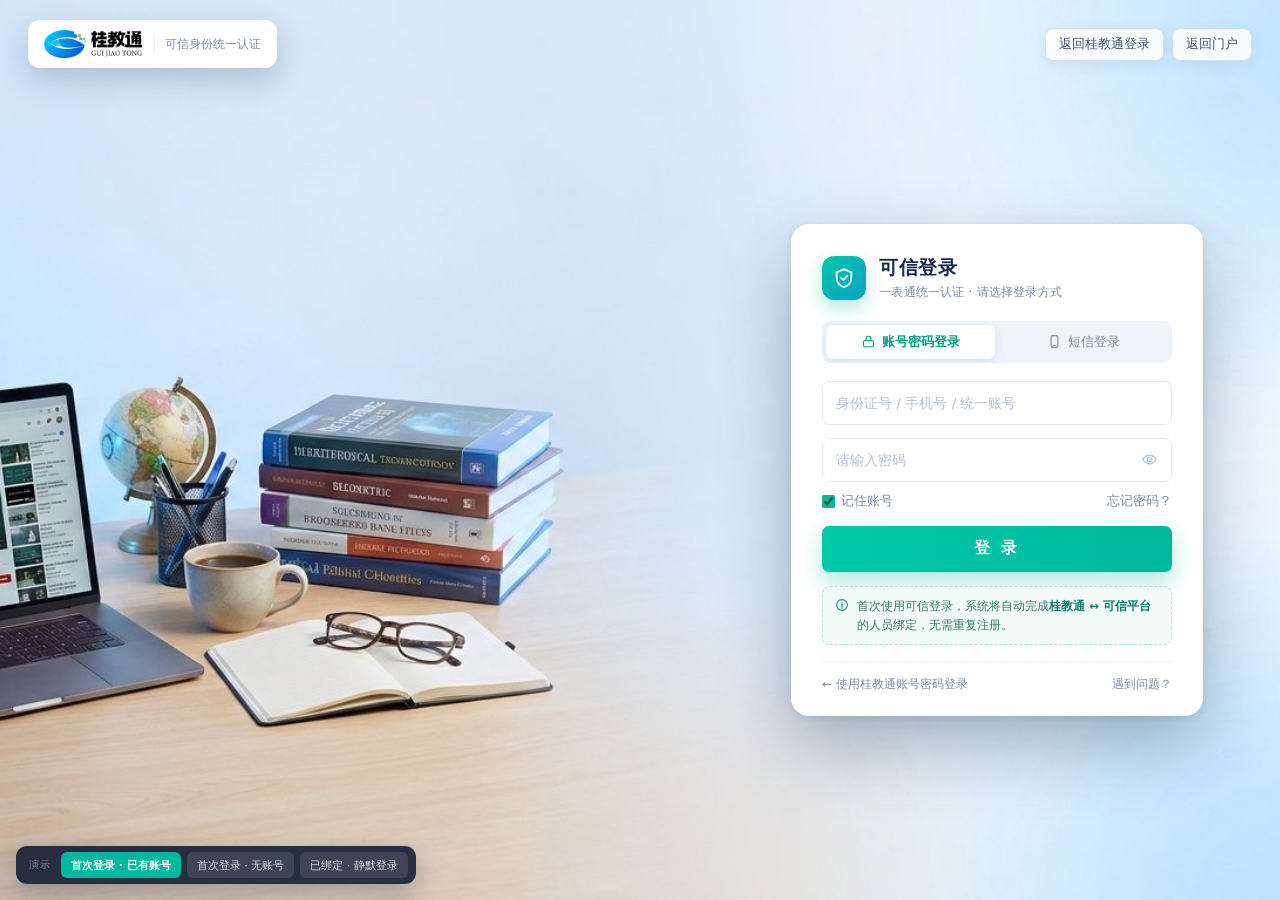
<file: login-ybt/trust.html>
<!DOCTYPE html>
<html lang="zh-CN">
<head>
<meta charset="UTF-8">
<meta name="viewport" content="width=device-width, initial-scale=1.0">
<title>可信登录 · 桂教通统一身份认证</title>
<style>
  :root{
    --green:#00b89e;
    --green-d:#00a08a;
    --green-l:#e6f8f4;
    --blue:#2c8fec;
    --ink-900:#182a48;
    --ink-700:#3d4d6b;
    --ink-500:#7b8aa4;
    --ink-300:#a9b6c9;
    --line:#e6ecf6;
    --red:#e8453c;
  }
  *{margin:0;padding:0;box-sizing:border-box;}
  html,body{height:100%;}
  /* 整页背景：书桌学习场景，左侧为主体、右侧大面积留白承载登录卡 */
  body{
    font-family:"PingFang SC","Microsoft YaHei","Hiragino Sans GB",system-ui,-apple-system,sans-serif;
    color:var(--ink-900);-webkit-font-smoothing:antialiased;
    background:#dfe9f4 url("[data-uri]") no-repeat center center / cover fixed;
  }
  button{font-family:inherit;border:0;background:none;cursor:pointer;color:inherit;}
  a{text-decoration:none;color:inherit;}
  input{font-family:inherit;}

  /* ---------------- 顶栏（浮在背景上） ---------------- */
  .topbar{
    position:absolute;left:0;right:0;top:0;z-index:20;
    display:flex;align-items:center;justify-content:space-between;padding:20px 28px;
  }
  .logo{
    display:inline-flex;align-items:center;gap:10px;background:#fff;border-radius:12px;padding:10px 16px;
    box-shadow:0 12px 30px rgba(4,36,64,.2);
  }
  .logo-img{display:block;height:28px;width:auto;}
  .logo span{font-size:12px;color:var(--ink-500);padding-left:10px;border-left:1px solid var(--line);margin-left:2px;}
  .top-right{display:flex;align-items:center;gap:8px;font-size:12.5px;color:#41546d;}
  .top-right a{
    padding:7px 13px;border-radius:8px;background:rgba(255,255,255,.82);border:1px solid rgba(120,150,190,.28);
    backdrop-filter:blur(6px);transition:.18s;box-shadow:0 4px 14px rgba(20,50,90,.08);
  }
  .top-right a:hover{background:#fff;color:var(--green-d);border-color:rgba(0,184,158,.42);}

  /* ---------------- 主体：登录卡靠右 ---------------- */
  .stage{
    min-height:100vh;display:flex;align-items:center;justify-content:flex-end;
    padding:96px 6vw 56px 28px;
  }
  .card{
    width:412px;max-width:100%;background:#fff;border-radius:18px;padding:30px 30px 22px;
    box-shadow:0 30px 70px rgba(4,32,60,.3),0 2px 8px rgba(4,32,60,.1);border:1px solid rgba(255,255,255,.6);
  }
  .card-head{display:flex;gap:13px;align-items:center;}
  .shield{
    width:44px;height:44px;border-radius:12px;flex:none;display:grid;place-items:center;color:#fff;
    background:linear-gradient(135deg,#00c9a7,#0f9fc4);box-shadow:0 8px 18px rgba(0,184,158,.3);
  }
  .card-head h2{font-size:19px;font-weight:800;letter-spacing:.5px;}
  .card-head p{font-size:12px;color:var(--ink-500);margin-top:3px;letter-spacing:.2px;}

  /* 登录方式切换 */
  .tabs{display:flex;gap:4px;background:#eff4fa;border-radius:9px;padding:4px;margin:20px 0 18px;}
  .tab{
    flex:1;height:34px;border-radius:7px;font-size:13px;color:var(--ink-500);transition:.18s;
    display:flex;align-items:center;justify-content:center;gap:6px;
  }
  .tab:hover{color:var(--ink-700);}
  .tab.on{background:#fff;color:var(--green-d);font-weight:700;box-shadow:0 2px 8px rgba(18,45,110,.1);}
  .tab svg{width:15px;height:15px;}

  .pane{display:none;}
  .pane.on{display:block;animation:fade .22s ease;}
  @keyframes fade{from{opacity:0;transform:translateY(3px);}to{opacity:1;transform:none;}}

  .field{position:relative;margin-bottom:13px;}
  .field input{
    width:100%;height:44px;border:1px solid #e3e8f0;border-radius:7px;padding:0 42px 0 13px;
    font-size:13.5px;color:var(--ink-900);outline:none;transition:.2s;background:#fff;
  }
  .field input::placeholder{color:#b6c1d2;}
  .field input:focus{border-color:var(--green);box-shadow:0 0 0 3px rgba(0,184,158,.13);}
  .field.err input{border-color:var(--red);box-shadow:0 0 0 3px rgba(232,69,60,.1);}
  .field .tip{
    position:absolute;left:2px;bottom:-19px;font-size:11.5px;color:var(--red);display:none;
  }
  .field.err .tip{display:block;}
  .field.err{margin-bottom:26px;animation:shake .3s;}
  @keyframes shake{0%,100%{transform:none}25%{transform:translateX(-3px)}75%{transform:translateX(3px)}}

  .eye{position:absolute;right:8px;top:50%;transform:translateY(-50%);width:30px;height:30px;
    display:grid;place-items:center;color:#b6c1d2;border-radius:6px;}
  .eye:hover{color:var(--ink-500);background:#f4f8fd;}
  .eye svg{width:17px;height:17px;}

  .sms-btn{
    position:absolute;right:6px;top:50%;transform:translateY(-50%);height:30px;padding:0 12px;
    font-size:12.5px;color:var(--green-d);border-left:1px solid #e3e8f0;font-weight:600;
  }
  .sms-btn:hover{color:var(--green);}
  .sms-btn:disabled{color:var(--ink-300);cursor:not-allowed;font-weight:400;}

  .row-between{display:flex;align-items:center;justify-content:space-between;margin:-2px 0 16px;font-size:12.5px;color:var(--ink-500);}
  .row-between label{display:flex;align-items:center;gap:6px;cursor:pointer;}
  .row-between input[type=checkbox]{accent-color:var(--green);width:13px;height:13px;}
  .row-between a:hover{color:var(--green-d);}

  .btn-login{
    width:100%;height:46px;border-radius:7px;font-size:15.5px;font-weight:700;letter-spacing:3px;color:#fff;
    background:linear-gradient(90deg,#00c9a7,#00b89e);box-shadow:0 10px 22px rgba(0,184,158,.32);
    transition:.22s;display:flex;align-items:center;justify-content:center;gap:9px;
  }
  .btn-login:hover{filter:brightness(1.04);transform:translateY(-1px);}
  .btn-login:active{transform:none;}
  .btn-login[disabled]{opacity:.82;cursor:default;transform:none;filter:none;box-shadow:none;}
  .spinner{
    width:15px;height:15px;border-radius:50%;border:2px solid rgba(255,255,255,.45);border-top-color:#fff;
    animation:spin .7s linear infinite;display:none;
  }
  .btn-login.loading .spinner{display:block;}
  @keyframes spin{to{transform:rotate(360deg);}}

  .bind-note{
    margin-top:14px;padding:10px 12px;border-radius:8px;background:#f2fbf8;border:1px dashed #a9e6d8;
    font-size:11.5px;color:#357a6b;line-height:1.65;display:flex;gap:8px;
  }
  .bind-note svg{flex:none;width:14px;height:14px;margin-top:1px;}
  .bind-note b{color:#0a7d68;}

  .card-foot{
    margin-top:16px;padding-top:14px;border-top:1px solid #f0f4fa;display:flex;align-items:center;
    justify-content:space-between;font-size:12px;color:var(--ink-500);
  }
  .card-foot a:hover{color:var(--green-d);}

  /* ---------------- 演示条 ---------------- */
  .demo{
    position:fixed;left:16px;bottom:16px;z-index:120;display:flex;align-items:center;gap:6px;
    background:rgba(16,26,51,.88);backdrop-filter:blur(10px);padding:6px 8px;border-radius:11px;
    box-shadow:0 10px 28px rgba(6,20,60,.28);
  }
  .demo .tagx{font-size:10px;color:rgba(255,255,255,.45);padding:0 5px;letter-spacing:.5px;}
  .demo button{
    height:26px;padding:0 10px;border-radius:6px;font-size:11px;color:rgba(255,255,255,.82);
    background:rgba(255,255,255,.1);transition:.18s;
  }
  .demo button:hover{background:rgba(255,255,255,.18);}
  .demo button.on{background:#00b89e;color:#fff;font-weight:600;}

  /* toast */
  .toast{
    position:fixed;left:50%;top:88px;transform:translate(-50%,-14px);z-index:130;opacity:0;pointer-events:none;
    background:rgba(16,26,51,.92);color:#fff;font-size:12.5px;padding:9px 16px;border-radius:8px;transition:.24s;
    box-shadow:0 10px 30px rgba(6,20,60,.3);
  }
  .toast.show{opacity:1;transform:translate(-50%,0);}

  /* ---------------- 响应式 ---------------- */
  @media(max-width:1080px){
    .stage{justify-content:center;padding:92px 24px 52px;}
    .card{width:440px;}
  }
  @media(max-width:640px){
    .topbar{padding:14px 16px;}
    .logo span,.top-right a:first-child{display:none;}
    .stage{padding:80px 16px 40px;align-items:flex-start;}
    .card{padding:24px 20px 18px;border-radius:14px;}
  }
  @media(max-height:700px){
    .stage{padding:84px 24px 36px;}
    .card{padding:24px 26px 18px;}
    .tabs{margin:16px 0 14px;}
  }
  @media(prefers-reduced-motion:reduce){
    *{animation:none!important;transition:none!important;}
  }
</style>
</head>
<body>

<header class="topbar">
  <a class="logo" href="index.html">
    <img class="logo-img" src="[data-uri]" alt="桂教通 GUIJIAOTONG">
    <span>可信身份统一认证</span>
  </a>
  <div class="top-right">
    <a href="index.html">返回桂教通登录</a>
    <a href="portal-harmony/index.html">返回门户</a>
  </div>
</header>

<main class="stage">
  <div class="card">
      <div class="card-head">
        <span class="shield">
          <svg width="22" height="22" viewBox="0 0 24 24" fill="none" stroke="#fff" stroke-width="2" stroke-linecap="round" stroke-linejoin="round">
            <path d="M12 2.6 20 5.6v6.2c0 5.3-3.4 8.7-8 10.2-4.6-1.5-8-4.9-8-10.2V5.6l8-3Z"/>
            <path d="M8.9 11.9 11.3 14.3 15.6 9.6"/>
          </svg>
        </span>
        <div>
          <h2>可信登录</h2>
          <p>一表通统一认证 · 请选择登录方式</p>
        </div>
      </div>

      <div class="tabs" id="tabs">
        <button class="tab on" data-pane="pwd">
          <svg viewBox="0 0 24 24" fill="none" stroke="currentColor" stroke-width="1.9" stroke-linecap="round" stroke-linejoin="round"><rect x="4" y="10.4" width="16" height="10" rx="2.4"/><path d="M8 10.4V7.6a4 4 0 0 1 8 0v2.8"/></svg>
          账号密码登录
        </button>
        <button class="tab" data-pane="sms">
          <svg viewBox="0 0 24 24" fill="none" stroke="currentColor" stroke-width="1.9" stroke-linecap="round" stroke-linejoin="round"><rect x="6.6" y="2.6" width="10.8" height="18.8" rx="2.6"/><path d="M10.6 18.4h2.8"/></svg>
          短信登录
        </button>
      </div>

      <!-- 账号密码 -->
      <form class="pane on" id="panePwd" autocomplete="off">
        <div class="field" id="fAcc">
          <input id="acc" type="text" placeholder="身份证号 / 手机号 / 统一账号" autocomplete="username">
          <span class="tip">请输入可信平台账号</span>
        </div>
        <div class="field" id="fPwd">
          <input id="pwd" type="password" placeholder="请输入密码" autocomplete="current-password">
          <button class="eye" type="button" id="eyePwd" aria-label="显示密码">
            <svg viewBox="0 0 24 24" fill="none" stroke="currentColor" stroke-width="1.9" stroke-linecap="round" stroke-linejoin="round"><path d="M2.6 12S6 5.9 12 5.9 21.4 12 21.4 12 18 18.1 12 18.1 2.6 12 2.6 12Z"/><circle cx="12" cy="12" r="3.1"/></svg>
          </button>
          <span class="tip">请输入密码</span>
        </div>
        <div class="row-between">
          <label><input type="checkbox" id="remember" checked>记住账号</label>
          <a href="javascript:toast('密码找回：请前往可信平台或联系管理员')">忘记密码？</a>
        </div>
        <button class="btn-login" type="submit" id="btnPwd"><span class="spinner"></span><span class="txt">登 录</span></button>
      </form>

      <!-- 短信 -->
      <form class="pane" id="paneSms" autocomplete="off">
        <div class="field" id="fPhone">
          <input id="phone" type="tel" maxlength="11" placeholder="请输入可信平台绑定手机号">
          <span class="tip">请输入正确的 11 位手机号</span>
        </div>
        <div class="field" id="fCode">
          <input id="code" type="text" maxlength="6" placeholder="请输入 6 位验证码">
          <button class="sms-btn" type="button" id="smsBtn">获取验证码</button>
          <span class="tip">请输入验证码</span>
        </div>
        <div class="row-between" style="margin-top:2px">
          <span style="font-size:11.5px;color:var(--ink-300)">验证码 5 分钟内有效</span>
          <a href="javascript:toast('收不到验证码？请检查手机号是否为可信平台预留号码')">收不到验证码？</a>
        </div>
        <button class="btn-login" type="submit" id="btnSms"><span class="spinner"></span><span class="txt">登 录</span></button>
      </form>

      <div class="bind-note">
        <svg viewBox="0 0 24 24" fill="none" stroke="#0a9c86" stroke-width="2" stroke-linecap="round" stroke-linejoin="round"><circle cx="12" cy="12" r="9.2"/><path d="M12 8.2v.1M11.2 11.4h1v5.2"/></svg>
        <span>首次使用可信登录，系统将自动完成<b>桂教通 ↔ 可信平台</b>的人员绑定，无需重复注册。</span>
      </div>

      <div class="card-foot">
        <a href="index.html">← 使用桂教通账号密码登录</a>
        <a href="javascript:toast('遇到问题？请联系学校管理员或平台客服')">遇到问题？</a>
      </div>
  </div>
</main>

<!-- 演示条 -->
<div class="demo">
  <span class="tagx">演示</span>
  <button id="mFirst" class="on">首次登录 · 已有账号</button>
  <button id="mNew">首次登录 · 无账号</button>
  <button id="mBound">已绑定 · 静默登录</button>
</div>

<div class="toast" id="toastEl"></div>

<script>
  let toastTimer = null;
  function toast(msg){
    const t = document.getElementById('toastEl');
    t.textContent = msg; t.classList.add('show');
    clearTimeout(toastTimer);
    toastTimer = setTimeout(()=>t.classList.remove('show'), 2200);
  }

  /* ---------- 登录方式切换 ---------- */
  document.querySelectorAll('#tabs .tab').forEach(tab=>{
    tab.addEventListener('click', ()=>{
      document.querySelectorAll('#tabs .tab').forEach(x=>x.classList.toggle('on', x===tab));
      document.getElementById('panePwd').classList.toggle('on', tab.dataset.pane==='pwd');
      document.getElementById('paneSms').classList.toggle('on', tab.dataset.pane==='sms');
      clearErrs();
    });
  });

  function clearErrs(){
    document.querySelectorAll('.field.err').forEach(f=>f.classList.remove('err'));
  }
  function markErr(id){
    const f = document.getElementById(id);
    f.classList.remove('err'); void f.offsetWidth; f.classList.add('err');
  }
  const isPhone = v => /^1\d{10}$/.test(v);

  /* ---------- 密码显隐 ---------- */
  document.getElementById('eyePwd').addEventListener('click', ()=>{
    const i = document.getElementById('pwd');
    const on = i.type === 'password';
    i.type = on ? 'text' : 'password';
    document.getElementById('eyePwd').style.color = on ? 'var(--green-d)' : '';
  });

  /* ---------- 验证码倒计时 ---------- */
  let codeTimer = null;
  document.getElementById('smsBtn').addEventListener('click', ()=>{
    const phone = document.getElementById('phone').value.trim();
    if(!isPhone(phone)){ markErr('fPhone'); return; }
    clearErrs();
    toast('验证码已发送至 ' + phone.slice(0,3) + '****' + phone.slice(7));
    const btn = document.getElementById('smsBtn');
    let left = 60;
    btn.disabled = true; btn.textContent = left + 's 后重发';
    clearInterval(codeTimer);
    codeTimer = setInterval(()=>{
      left--;
      if(left <= 0){ clearInterval(codeTimer); btn.disabled = false; btn.textContent = '获取验证码'; return; }
      btn.textContent = left + 's 后重发';
    }, 1000);
  });

  /* ---------- 登录成功 → 跳转绑定过渡页 ---------- */
  const BINDING = 'binding.html';
  let demoMode = 'first';         // 演练：first 已有账号 / newacc 无账号 / bound 已绑定

  function setLoading(form, on, text){
    const btn = form.querySelector('.btn-login');
    btn.classList.toggle('loading', on);
    btn.disabled = on;
    btn.querySelector('.txt').textContent = on ? text : '登 录';
  }

  function login(acc){
    // 后端登录成功：交由 binding.html 完成可信身份 ↔ 桂教通账号的绑定与转场
    const q = new URLSearchParams({ mode: demoMode, acc: acc || '' });
    location.href = BINDING + '?' + q.toString();
  }

  /* 密码登录 */
  document.getElementById('panePwd').addEventListener('submit', e=>{
    e.preventDefault();
    clearErrs();
    let bad = false;
    if(!document.getElementById('acc').value.trim()){ markErr('fAcc'); bad = true; }
    if(!document.getElementById('pwd').value.trim()){ markErr('fPwd'); bad = true; }
    if(bad) return;
    const form = e.currentTarget;
    setLoading(form, true, '正在验证可信身份…');
    setTimeout(()=>{ setLoading(form, false); login(document.getElementById('acc').value.trim()); }, 1100);
  });

  /* 短信登录 */
  document.getElementById('paneSms').addEventListener('submit', e=>{
    e.preventDefault();
    clearErrs();
    let bad = false;
    if(!isPhone(document.getElementById('phone').value.trim())){ markErr('fPhone'); bad = true; }
    if(document.getElementById('code').value.trim().length < 4){ markErr('fCode'); bad = true; }
    if(bad) return;
    const form = e.currentTarget;
    setLoading(form, true, '正在验证短信验证码…');
    setTimeout(()=>{ setLoading(form, false); login(document.getElementById('phone').value.trim()); }, 1000);
  });

  /* 演示模式 */
  const bFirst = document.getElementById('mFirst');
  const bNew   = document.getElementById('mNew');
  const bBound = document.getElementById('mBound');
  const DEMO_BTNS = { first: bFirst, newacc: bNew, bound: bBound };
  function pickDemo(mode, msg){
    demoMode = mode;
    Object.keys(DEMO_BTNS).forEach(k => DEMO_BTNS[k].classList.toggle('on', k === mode));
    toast(msg);
  }
  bFirst.addEventListener('click', ()=>pickDemo('first',  '演示模式：首次登录 · 已有桂教通账号（需选择绑定机构）'));
  bNew  .addEventListener('click', ()=>pickDemo('newacc', '演示模式：首次登录 · 无桂教通账号（按社会群体自动建档）'));
  bBound.addEventListener('click', ()=>pickDemo('bound',  '演示模式：已绑定账号（静默登录，不再选择机构）'));
</script>
</body>
</html>
</file>
<file: bigscreen/css/screen.css>
/* ===== 智慧教育 · 应用数据大屏（1920×1080 等比缩放，浅色卡片风） ===== */
* { margin: 0; padding: 0; box-sizing: border-box; }
html, body { width: 100%; height: 100%; overflow: hidden; }
body {
  font-family: "PingFang SC", "Microsoft YaHei", "Helvetica Neue", Arial, sans-serif;
  background: #e3eaf5 radial-gradient(1200px 700px at 50% -10%, #eef4ff 0%, #e3eaf5 60%);
  -webkit-font-smoothing: antialiased;
}

#viewport { width: 100vw; height: 100vh; overflow: hidden; position: relative; }

/* 固定 1920×1080 舞台，JS 计算整体缩放 */
#stage {
  width: 1920px; height: 1080px;
  position: absolute; left: 50%; top: 50%;
  transform: translate(-50%, -50%);
  transform-origin: center center;
  display: flex; flex-direction: column; gap: 16px;
  padding: 22px 26px;
  background:
    radial-gradient(900px 500px at 85% -8%, rgba(64,128,255,.10), transparent 60%),
    radial-gradient(700px 420px at 8% 108%, rgba(0,200,160,.08), transparent 60%),
    #f2f6fc;
  overflow: hidden;
  animation: stageIn .6s ease both;
}
@keyframes stageIn { from { opacity: 0; } to { opacity: 1; } }

/* ===== 头部 ===== */
.hd { height: 84px; flex: none; display: flex; align-items: center; position: relative; z-index: 30; }
.hd-left { width: 400px; display: flex; align-items: center; }

/* 左上角切换器：兼容下拉菜单 / 单 Tab */
.switch { position: relative; }
.switch-btn {
  display: inline-flex; align-items: center; gap: 10px;
  height: 44px; padding: 0 18px;
  background: #ffffff; border: 1px solid #dde6f3; border-radius: 22px;
  box-shadow: 0 4px 14px rgba(45, 80, 145, .08);
  font-size: 17px; font-weight: 600; color: #1f2d3d;
  cursor: pointer; transition: box-shadow .2s, border-color .2s;
}
.switch-btn:hover { border-color: #9cc0ff; box-shadow: 0 6px 18px rgba(64,128,255,.16); }
.switch-btn.single { cursor: default; border-radius: 6px 22px 22px 6px; border-left: 4px solid #4080ff; }
.switch-dot { width: 9px; height: 9px; border-radius: 50%; background: #4080ff; box-shadow: 0 0 0 4px rgba(64,128,255,.15); }
.switch-caret { transition: transform .2s; }
.switch.open .switch-caret { transform: rotate(180deg); }

.switch-menu {
  position: absolute; top: 52px; left: 0; min-width: 220px;
  list-style: none; background: #fff; border: 1px solid #e6edf7; border-radius: 14px;
  box-shadow: 0 14px 38px rgba(35, 70, 130, .18);
  padding: 8px; display: none; z-index: 60;
}
.switch.open .switch-menu { display: block; animation: menuIn .18s ease both; }
@keyframes menuIn { from { opacity: 0; transform: translateY(-6px); } to { opacity: 1; transform: none; } }
.switch-menu li {
  display: flex; align-items: center; gap: 10px;
  padding: 11px 14px; border-radius: 9px;
  font-size: 16px; color: #33415c; cursor: pointer;
}
.switch-menu li:hover { background: #f0f5ff; }
.switch-menu li.active { background: #eef4ff; color: #2563eb; font-weight: 600; }
.switch-menu li .tick { margin-left: auto; font-size: 14px; color: #2563eb; }

.hd-center { flex: 1; text-align: center; }
.hd-title {
  font-size: 34px; font-weight: 700; letter-spacing: 6px; color: #16325c;
  background: linear-gradient(90deg, #1b4bb3, #2563eb 45%, #00b8d9);
  -webkit-background-clip: text; background-clip: text; -webkit-text-fill-color: transparent;
}
.hd-sub { margin-top: 6px; font-size: 13px; letter-spacing: 4px; color: #8ba0bd; }

.hd-right { width: 400px; display: flex; align-items: center; justify-content: flex-end; gap: 14px; }
.hd-clock {
  display: flex; align-items: baseline; gap: 10px;
  background: #fff; border: 1px solid #dde6f3; border-radius: 22px;
  padding: 9px 18px; box-shadow: 0 4px 14px rgba(45, 80, 145, .08);
}
#calDate { font-size: 15px; color: #5b6b7f; }
#calTime { font-size: 19px; font-weight: 700; color: #16325c; font-variant-numeric: tabular-nums; }

.icon-btn {
  width: 44px; height: 44px; border-radius: 50%;
  background: #fff; border: 1px solid #dde6f3;
  box-shadow: 0 4px 14px rgba(45, 80, 145, .08);
  display: inline-flex; align-items: center; justify-content: center;
  cursor: pointer; transition: transform .15s, box-shadow .2s;
}
.icon-btn:hover { transform: translateY(-1px); box-shadow: 0 8px 20px rgba(64,128,255,.2); }

/* ===== 顶部两个入口卡片 ===== */
.top-cards { flex: none; height: 76px; display: flex; gap: 16px; }
.top-card {
  flex: 1; display: flex; align-items: center; gap: 16px;
  padding: 0 20px 0 18px;
  background: #fff; border: 1px solid #e6edf7; border-radius: 15px;
  box-shadow: 0 6px 20px rgba(45, 80, 145, .06);
  cursor: pointer; text-align: left;
  transition: transform .2s, box-shadow .2s, border-color .2s;
  animation: fadeUp .45s ease both;
}
.top-card:hover {
  transform: translateY(-2px);
  border-color: #bcd4ff;
  box-shadow: 0 12px 28px rgba(64, 128, 255, .16);
}
.tc-ico {
  width: 46px; height: 46px; border-radius: 13px; flex: none;
  display: flex; align-items: center; justify-content: center;
  box-shadow: 0 6px 16px var(--tc-glow);
}
.tc-ico svg { width: 25px; height: 25px; }
.tpl-space  { --tc-from: #35d6d0; --tc-to: #18c3c8; --tc-glow: rgba(32, 205, 202, .32); }
.tpl-create { --tc-from: #6ba4ff; --tc-to: #4080ff; --tc-glow: rgba(64, 128, 255, .32); }
.tc-ico {
  background: linear-gradient(135deg, var(--tc-from), var(--tc-to));
}
.tc-body { flex: 1; min-width: 0; display: flex; flex-direction: column; gap: 7px; }
.tc-title { font-size: 17px; font-weight: 700; color: #16325c; letter-spacing: .5px; }
.tc-desc {
  font-size: 13px; color: #93a2b6; line-height: 1.35;
  overflow: hidden; text-overflow: ellipsis; white-space: nowrap;
}
.tc-arrow {
  flex: none; color: #c3d0e0;
  transition: transform .2s, color .2s;
}
.top-card:hover .tc-arrow { color: var(--tc-to); transform: translateX(3px); }

/* ===== KPI 卡片区（支持多行） ===== */
.kpi-area { flex: none; display: flex; flex-direction: column; gap: 14px; }
.kpi-row { height: 96px; flex: none; display: flex; gap: 16px; }
.kpi-card {
  flex: 1; background: #fff; border: 1px solid #e6edf7; border-radius: 15px;
  box-shadow: 0 6px 20px rgba(45, 80, 145, .06);
  display: flex; align-items: center; gap: 16px; padding: 0 22px;
  position: relative; overflow: hidden;
  animation: fadeUp .5s ease both;
}
.kpi-card::after {
  content: ""; position: absolute; right: -32px; top: -32px;
  width: 110px; height: 110px; border-radius: 50%;
  background: var(--tint); opacity: .5;
}
.kpi-icon {
  width: 50px; height: 50px; border-radius: 13px; flex: none;
  background: var(--tint); color: var(--color);
  display: flex; align-items: center; justify-content: center;
}
.kpi-icon svg { width: 26px; height: 26px; }
.kpi-body { min-width: 0; }
.kpi-label { font-size: 15px; color: #7a8aa0; letter-spacing: 1px; }
.kpi-value {
  margin-top: 6px; font-size: 31px; font-weight: 800; color: #16325c;
  font-variant-numeric: tabular-nums; line-height: 1;
}
.kpi-badge {
  margin-left: auto; align-self: flex-start; margin-top: 14px;
  font-size: 12.5px; color: #12a37f; background: #e7faf4;
  border-radius: 11px; padding: 3px 9px; z-index: 1; white-space: nowrap;
}
@keyframes fadeUp { from { opacity: 0; transform: translateY(14px); } to { opacity: 1; transform: none; } }

/* ===== 主图表区 ===== */
.main-row { flex: 1; display: flex; gap: 16px; min-height: 0; }
.panel {
  background: #fff; border: 1px solid #e6edf7; border-radius: 16px;
  box-shadow: 0 6px 20px rgba(45, 80, 145, .06);
  padding: 20px 22px 16px;
  display: flex; flex-direction: column; min-width: 0; min-height: 0;
  animation: fadeUp .55s ease both;
}
.panel.wide { flex: 1.25; }
.panel.norm { flex: .95; }
.panel.mid  { flex: 1.3; }
.panel-hd { display: flex; align-items: center; margin-bottom: 10px; flex: none; }
.panel-hd::before {
  content: ""; width: 5px; height: 20px; border-radius: 3px;
  background: linear-gradient(180deg, #4080ff, #00b8d9); margin-right: 12px;
}
.panel-title { font-size: 20px; font-weight: 700; color: #16325c; letter-spacing: 1px; }
.panel-note { margin-left: auto; font-size: 13px; color: #98a6b8; }
.panel-bd { flex: 1; min-height: 0; }
.chart { width: 100%; height: 100%; }

/* ===== 全屏态：左右切换 + 缩小 ===== */
.nav-btn {
  position: absolute; top: 50%; transform: translateY(-50%);
  width: 66px; height: 66px; border-radius: 50%;
  background: rgba(255,255,255,.94); border: 1px solid #dde6f3;
  box-shadow: 0 10px 26px rgba(35, 70, 130, .22);
  display: none; align-items: center; justify-content: center;
  cursor: pointer; z-index: 80; transition: transform .15s, box-shadow .2s;
}
.nav-left { left: 20px; }
.nav-right { right: 20px; }
.nav-btn:hover { transform: translateY(-50%) scale(1.07); box-shadow: 0 14px 32px rgba(64,128,255,.3); }

.fs-exit {
  position: absolute; top: 20px; right: 22px; z-index: 90;
  display: none; align-items: center; gap: 7px;
  height: 40px; padding: 0 16px; border-radius: 20px;
  background: rgba(255,255,255,.95); border: 1px solid #dde6f3;
  color: #16325c; font-size: 15px; font-weight: 600;
  box-shadow: 0 8px 22px rgba(35, 70, 130, .2);
  cursor: pointer; transition: box-shadow .2s;
}
.fs-exit:hover { box-shadow: 0 12px 28px rgba(64,128,255,.3); }

/* 全屏运行时：隐藏悬浮坞，显示导航与缩小 */
#stage.is-fs .nav-btn { display: inline-flex; }
#stage.is-fs .fs-exit { display: inline-flex; }
#stage.is-fs .dock { display: none; }
#stage.is-fs .hd-right .icon-btn { display: none; }

/* ===== 非全屏态：右侧悬浮坞（圆形图标 + 常驻文字） ===== */
.dock {
  position: absolute; right: 16px; top: 50%; transform: translateY(-50%);
  display: flex; flex-direction: column; gap: 16px; z-index: 70;
}
.dock-btn {
  position: relative;
  display: flex; flex-direction: column; align-items: center; gap: 7px;
  padding: 0; border: none; background: none;
  cursor: pointer;
}
.dock-ico {
  position: relative;
  width: 64px; height: 64px; border-radius: 50%;
  border: 2px solid rgba(255,255,255,.9);
  background: rgba(255,255,255,.82);
  backdrop-filter: blur(8px); -webkit-backdrop-filter: blur(8px);
  box-shadow: 0 10px 28px rgba(35, 70, 130, .24), inset 0 0 0 1.5px var(--ring);
  display: flex; align-items: center; justify-content: center;
  transition: transform .2s, box-shadow .2s;
}
.dock-ico svg { width: 32px; height: 32px; display: block; }
.dock-ico::after {  /* 顶部高光，按钮更有立体感 */
  content: ""; position: absolute; inset: 0; border-radius: 50%;
  background: radial-gradient(circle at 32% 22%, rgba(255,255,255,.9), rgba(255,255,255,0) 42%);
  pointer-events: none;
}
.dock-btn.b-create { --ring: rgba(64,128,255,.45);  --glow: rgba(64,128,255,.35); }
.dock-btn.b-ai     { --ring: rgba(124,108,245,.45); --glow: rgba(124,108,245,.35); }
.dock-btn.b-tpl    { --ring: rgba(0,179,144,.45);   --glow: rgba(0,179,144,.35); }
.dock-btn:hover .dock-ico {
  transform: translateX(-4px) scale(1.1);
  box-shadow: 0 14px 32px var(--glow), inset 0 0 0 1.5px var(--ring);
}

/* 常驻文字标签：始终显示在图标下方，统一宽度使整列左缘齐平 */
.dock-label {
  font-size: 12.5px; font-weight: 600; line-height: 1;
  color: #33415c; letter-spacing: .3px; white-space: nowrap;
  padding: 6px 8px; border-radius: 8px; box-sizing: border-box;
  width: 84px; text-align: center;         /* 统一宽度，列左缘对齐 */
  background: rgba(255,255,255,.94);
  backdrop-filter: blur(6px); -webkit-backdrop-filter: blur(6px);
  box-shadow: 0 3px 10px rgba(35, 70, 130, .14);
  transition: color .2s, background .2s, box-shadow .2s;
}
.dock-btn:hover .dock-label {
  color: var(--glow); background: #fff;
  box-shadow: 0 5px 14px var(--glow);
}

/* ===== 平台活动表格 ===== */
.act-table { width: 100%; height: 100%; border-collapse: collapse; table-layout: fixed; }
.act-table th {
  font-size: 14px; font-weight: 600; color: #8a97a8; letter-spacing: 1px;
  background: #f4f8fd; padding: 0 10px; height: 46px; text-align: center;
}
.act-table th:first-child { border-radius: 10px 0 0 10px; }
.act-table th:last-child { border-radius: 0 10px 10px 0; }
.act-table td {
  font-size: 15px; color: #33415c; text-align: center;
  border-bottom: 1px solid #eef2f8; padding: 10px 8px;
  line-height: 1.5; word-break: break-all;
}
.act-table tbody tr { transition: background .15s; }
.act-table tbody tr:hover { background: #f6f9ff; }
.act-table .c-name { text-align: left; font-weight: 600; color: #16325c; padding-left: 6px; }
.act-table .c-org, .act-table .c-people { font-variant-numeric: tabular-nums; }
/* 参与人数列右对齐并向左让出悬浮坞空间，避免被圆钮遮挡 */
.act-table .c-people { font-weight: 700; color: #16325c; text-align: right; padding-right: 62px; }
.act-table th.col-people { text-align: right; padding-right: 62px; }
.rank {
  display: inline-flex; align-items: center; justify-content: center;
  width: 26px; height: 26px; border-radius: 8px;
  background: #eef2f8; color: #8a97a8; font-size: 14px; font-weight: 700;
}
.rank.rank-a { background: #4080ff; color: #fff; }
.rank.rank-b { background: #7fb4ff; color: #fff; }
.rank.rank-c { background: #b3d2ff; color: #fff; }

/* ===== Toast ===== */
.toast {
  position: absolute; left: 50%; bottom: 46px; transform: translateX(-50%) translateY(20px);
  background: rgba(22, 50, 92, .92); color: #fff; font-size: 16px;
  padding: 12px 26px; border-radius: 24px; opacity: 0; pointer-events: none;
  transition: opacity .25s, transform .25s; z-index: 100;
}
.toast.show { opacity: 1; transform: translateX(-50%) translateY(0); }
</file>
